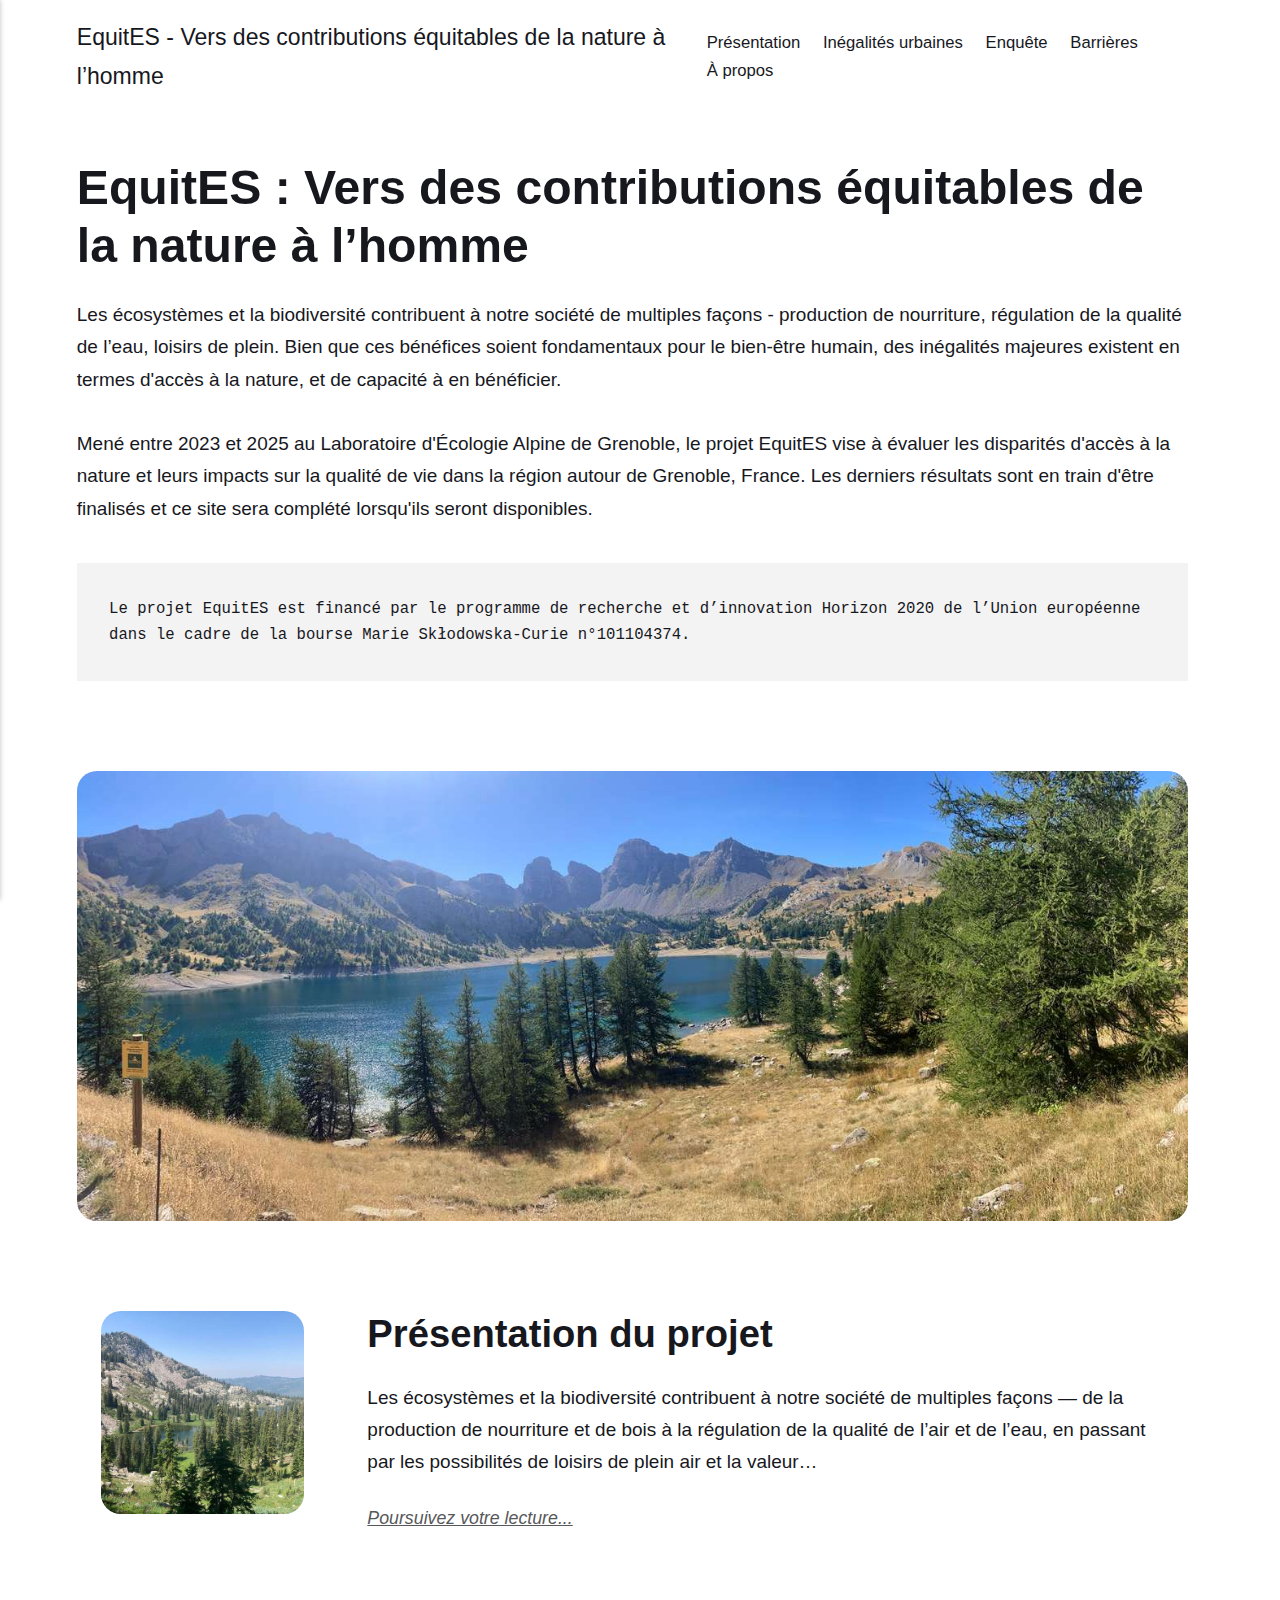
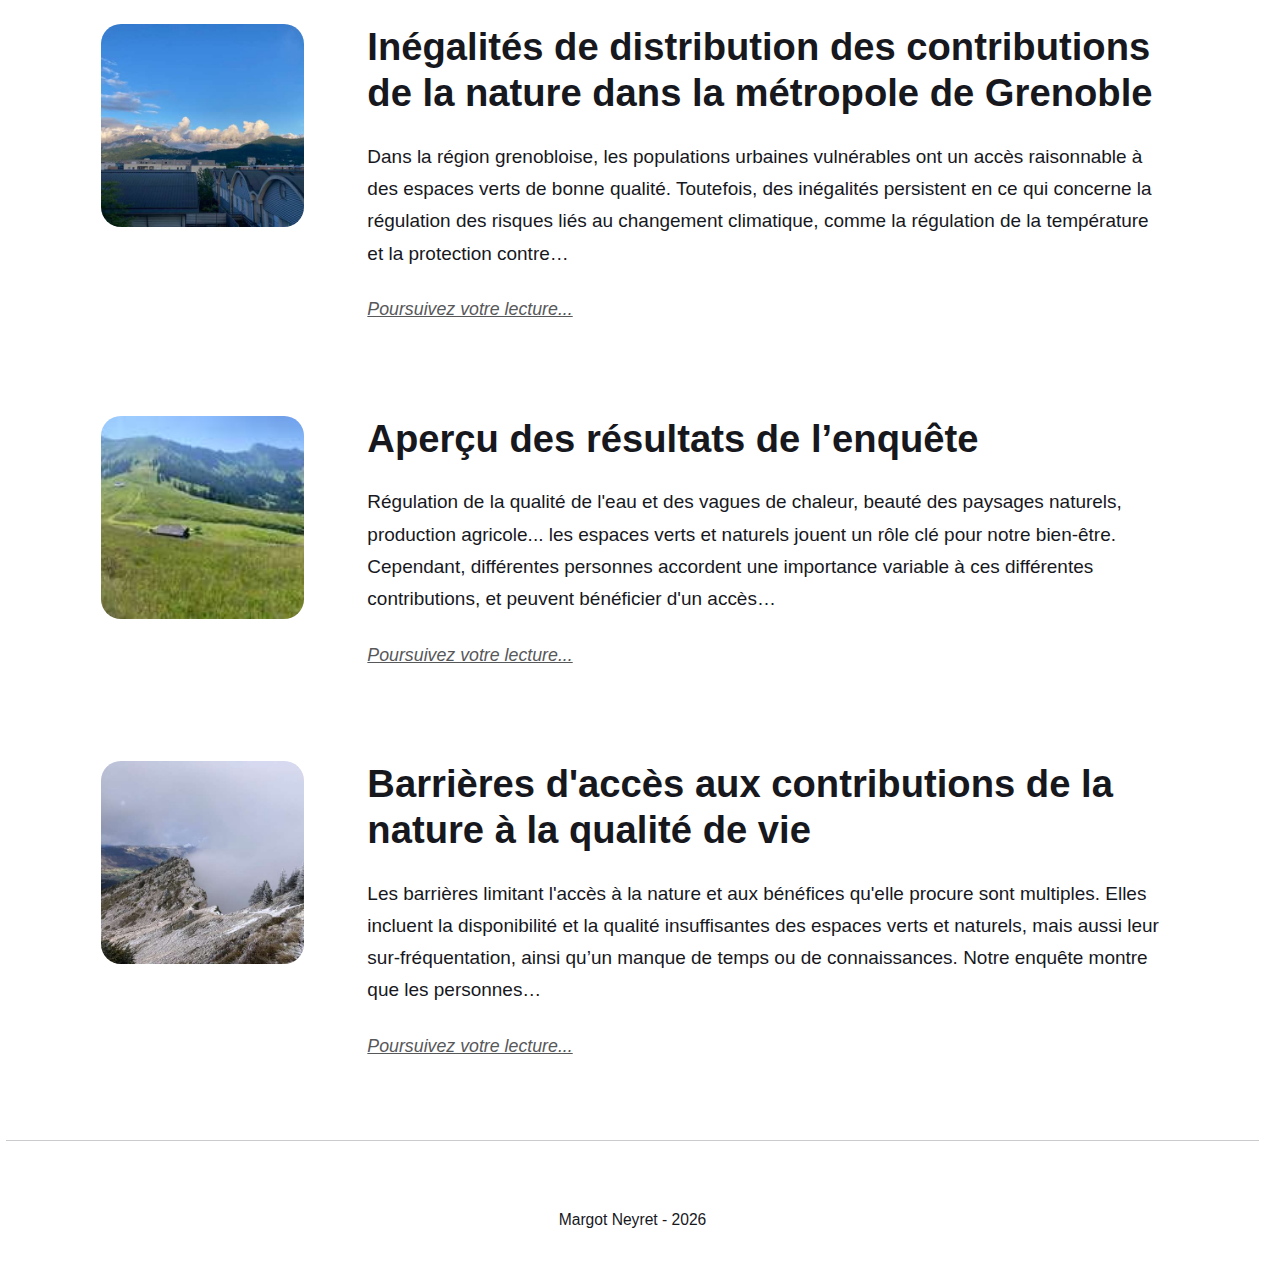
<file: index.html>
<!DOCTYPE html><html lang="en-gb"><head><meta charset="utf-8"><meta http-equiv="X-UA-Compatible" content="IE=edge"><meta name="viewport" content="width=device-width,initial-scale=1"><title>EquitES - Vers des contributions équitables de la nature à l’homme</title><meta name="generator" content="Publii Open-Source CMS for Static Site"><link rel="canonical" href="https://mneyret.github.io/Site-EquitES/"><link rel="alternate" type="application/atom+xml" href="https://mneyret.github.io/Site-EquitES/feed.xml" title="EquitES - Vers des contributions équitables de la nature à l’homme - RSS"><link rel="alternate" type="application/json" href="https://mneyret.github.io/Site-EquitES/feed.json" title="EquitES - Vers des contributions équitables de la nature à l’homme - JSON"><meta property="og:title" content="EquitES - Vers des contributions équitables de la nature à l’homme"><meta property="og:site_name" content="EquitES - Vers des contributions équitables de la nature à l’homme"><meta property="og:description" content=""><meta property="og:url" content="https://mneyret.github.io/Site-EquitES/"><meta property="og:type" content="website"><link rel="stylesheet" href="https://mneyret.github.io/Site-EquitES/assets/css/style.css?v=93b1700b91924acd15abb00d64ba3e7f"><script type="application/ld+json">{"@context":"http://schema.org","@type":"Organization","name":"EquitES - Vers des contributions équitables de la nature à l’homme","url":"https://mneyret.github.io/Site-EquitES/"}</script><noscript><style>img[loading] {
                    opacity: 1;
                }</style></noscript></head><body class="home-template"><header class="top js-header"><a class="logo" href="https://mneyret.github.io/Site-EquitES/">EquitES - Vers des contributions équitables de la nature à l’homme</a><nav class="navbar js-navbar"><button class="navbar__toggle js-toggle" aria-label="Menu" aria-haspopup="true" aria-expanded="false"><span class="navbar__toggle-box"><span class="navbar__toggle-inner">Menu</span></span></button><ul class="navbar__menu"><li><a href="https://mneyret.github.io/Site-EquitES/equites-pour-des-contributions-equitables-de-la-nature-a-la-societe.html" target="_self">Présentation</a></li><li><a href="https://mneyret.github.io/Site-EquitES/disparities-in-urban-ncp-in-the-grenoble-metropolis.html" target="_self">Inégalités urbaines</a></li><li><a href="https://mneyret.github.io/Site-EquitES/apercu-des-resultats-de-lenquete.html" target="_self">Enquête</a></li><li><a href="https://mneyret.github.io/Site-EquitES/barrieres.html" target="_self">Barrières</a></li><li><a href="https://mneyret.github.io/Site-EquitES/equites-pour-des-contributions-equitables-de-la-nature-a-la-societe-2.html" target="_self">À propos</a></li></ul></nav></header><main><div class="hero"><header class="hero__content"><div class="wrapper"><h1>EquitES : Vers des contributions équitables de la nature à l’homme</h1><p>Les écosystèmes et la biodiversité contribuent à notre société de multiples façons - production de nourriture, régulation de la qualité de l’eau, loisirs de plein. Bien que ces bénéfices soient fondamentaux pour le bien-être humain, des inégalités majeures existent en termes d'accès à la nature, et de capacité à en bénéficier.<br><br>Mené entre 2023 et 2025 au Laboratoire d'Écologie Alpine de Grenoble, le projet EquitES vise à évaluer les disparités d'accès à la nature et leurs impacts sur la qualité de vie dans la région autour de Grenoble, France. Les derniers résultats sont en train d'être finalisés et ce site sera complété lorsqu'ils seront disponibles.</p><pre>Le projet EquitES est financé par le programme de recherche et d’innovation Horizon 2020 de l’Union européenne dans le cadre de la bourse Marie Skłodowska-Curie n°101104374.</pre></div></header><figure class="hero__image"><div class="hero__image-wrapper"><img src="https://mneyret.github.io/Site-EquitES/media/website/E0F7850E-52CE-4BFC-9BC1-90CB7822224C_1_102_o.jpeg" srcset="https://mneyret.github.io/Site-EquitES/media/website/responsive/E0F7850E-52CE-4BFC-9BC1-90CB7822224C_1_102_o-xs.jpeg 640w, https://mneyret.github.io/Site-EquitES/media/website/responsive/E0F7850E-52CE-4BFC-9BC1-90CB7822224C_1_102_o-sm.jpeg 768w, https://mneyret.github.io/Site-EquitES/media/website/responsive/E0F7850E-52CE-4BFC-9BC1-90CB7822224C_1_102_o-md.jpeg 1024w, https://mneyret.github.io/Site-EquitES/media/website/responsive/E0F7850E-52CE-4BFC-9BC1-90CB7822224C_1_102_o-lg.jpeg 1366w, https://mneyret.github.io/Site-EquitES/media/website/responsive/E0F7850E-52CE-4BFC-9BC1-90CB7822224C_1_102_o-xl.jpeg 1600w, https://mneyret.github.io/Site-EquitES/media/website/responsive/E0F7850E-52CE-4BFC-9BC1-90CB7822224C_1_102_o-2xl.jpeg 1920w" sizes="88vw" loading="eager" width="2674" height="1175" alt=""></div></figure></div><div class="wrapper feed"><article class="feed__item feed__item--centered"><figure class="feed__image"><img src="https://mneyret.github.io/Site-EquitES/media/posts/1/D269F00D-45D3-43D0-BE1E-8B1241D88C0D_1_102_o.jpeg" srcset="https://mneyret.github.io/Site-EquitES/media/posts/1/responsive/D269F00D-45D3-43D0-BE1E-8B1241D88C0D_1_102_o-xs.jpeg 640w, https://mneyret.github.io/Site-EquitES/media/posts/1/responsive/D269F00D-45D3-43D0-BE1E-8B1241D88C0D_1_102_o-sm.jpeg 768w, https://mneyret.github.io/Site-EquitES/media/posts/1/responsive/D269F00D-45D3-43D0-BE1E-8B1241D88C0D_1_102_o-md.jpeg 1024w" sizes="(min-width: 600px) calc(4.38vw + 143px), 87.86vw" loading="lazy" height="1536" width="2048" alt=""></figure><div class="feed__content"><header><h2 class="feed__title"><a href="https://mneyret.github.io/Site-EquitES/equites-pour-des-contributions-equitables-de-la-nature-a-la-societe.html">Présentation du projet</a></h2></header><p>Les écosystèmes et la biodiversité contribuent à notre société de multiples façons — de la production de nourriture et de bois à la régulation de la qualité de l’air et de l’eau, en passant par les possibilités de loisirs de plein air et la valeur&hellip;</p><a href="https://mneyret.github.io/Site-EquitES/equites-pour-des-contributions-equitables-de-la-nature-a-la-societe.html" class="readmore feed__readmore">Poursuivez votre lecture...</a></div></article><article class="feed__item feed__item--centered"><figure class="feed__image"><img src="https://mneyret.github.io/Site-EquitES/media/posts/3/90CDF968-59B1-4D33-983F-201263430A3F_1_102_o.jpeg" srcset="https://mneyret.github.io/Site-EquitES/media/posts/3/responsive/90CDF968-59B1-4D33-983F-201263430A3F_1_102_o-xs.jpeg 640w, https://mneyret.github.io/Site-EquitES/media/posts/3/responsive/90CDF968-59B1-4D33-983F-201263430A3F_1_102_o-sm.jpeg 768w, https://mneyret.github.io/Site-EquitES/media/posts/3/responsive/90CDF968-59B1-4D33-983F-201263430A3F_1_102_o-md.jpeg 1024w" sizes="(min-width: 600px) calc(4.38vw + 143px), 87.86vw" loading="lazy" height="1536" width="2048" alt=""></figure><div class="feed__content"><header><h2 class="feed__title"><a href="https://mneyret.github.io/Site-EquitES/disparities-in-urban-ncp-in-the-grenoble-metropolis.html">Inégalités de distribution des contributions de la nature dans la métropole de Grenoble</a></h2></header><p>Dans la région grenobloise, les populations urbaines vulnérables ont un accès raisonnable à des espaces verts de bonne qualité. Toutefois, des inégalités persistent en ce qui concerne la régulation des risques liés au changement climatique, comme la régulation de la température et la protection contre&hellip;</p><a href="https://mneyret.github.io/Site-EquitES/disparities-in-urban-ncp-in-the-grenoble-metropolis.html" class="readmore feed__readmore">Poursuivez votre lecture...</a></div></article><article class="feed__item feed__item--centered"><figure class="feed__image"><img src="https://mneyret.github.io/Site-EquitES/media/posts/4/918D808A-538E-4960-BA26-09824F7EFE4F_1_102_o.jpeg" srcset="https://mneyret.github.io/Site-EquitES/media/posts/4/responsive/918D808A-538E-4960-BA26-09824F7EFE4F_1_102_o-xs.jpeg 640w, https://mneyret.github.io/Site-EquitES/media/posts/4/responsive/918D808A-538E-4960-BA26-09824F7EFE4F_1_102_o-sm.jpeg 768w, https://mneyret.github.io/Site-EquitES/media/posts/4/responsive/918D808A-538E-4960-BA26-09824F7EFE4F_1_102_o-md.jpeg 1024w" sizes="(min-width: 600px) calc(4.38vw + 143px), 87.86vw" loading="lazy" height="855" width="3675" alt=""></figure><div class="feed__content"><header><h2 class="feed__title"><a href="https://mneyret.github.io/Site-EquitES/apercu-des-resultats-de-lenquete.html">Aperçu des résultats de l’enquête</a></h2></header><p>Régulation de la qualité de l'eau et des vagues de chaleur, beauté des paysages naturels, production agricole... les espaces verts et naturels jouent un rôle clé pour notre bien-être. Cependant, différentes personnes accordent une importance variable à ces différentes contributions, et peuvent bénéficier d'un accès&hellip;</p><a href="https://mneyret.github.io/Site-EquitES/apercu-des-resultats-de-lenquete.html" class="readmore feed__readmore">Poursuivez votre lecture...</a></div></article><article class="feed__item feed__item--centered"><figure class="feed__image"><img src="https://mneyret.github.io/Site-EquitES/media/posts/6/411BCD8E-1F89-4D16-A4FD-612B8B9A324C_1_102_o.jpeg" srcset="https://mneyret.github.io/Site-EquitES/media/posts/6/responsive/411BCD8E-1F89-4D16-A4FD-612B8B9A324C_1_102_o-xs.jpeg 640w, https://mneyret.github.io/Site-EquitES/media/posts/6/responsive/411BCD8E-1F89-4D16-A4FD-612B8B9A324C_1_102_o-sm.jpeg 768w, https://mneyret.github.io/Site-EquitES/media/posts/6/responsive/411BCD8E-1F89-4D16-A4FD-612B8B9A324C_1_102_o-md.jpeg 1024w" sizes="(min-width: 600px) calc(4.38vw + 143px), 87.86vw" loading="lazy" height="1536" width="2048" alt=""></figure><div class="feed__content"><header><h2 class="feed__title"><a href="https://mneyret.github.io/Site-EquitES/barrieres.html">Barrières d&#x27;accès aux contributions de la nature à la qualité de vie</a></h2></header><p>Les barrières limitant l'accès à la nature et aux bénéfices qu'elle procure sont multiples. Elles incluent la disponibilité et la qualité insuffisantes des espaces verts et naturels, mais aussi leur sur-fréquentation, ainsi qu’un manque de temps ou de connaissances. Notre enquête montre que les personnes&hellip;</p><a href="https://mneyret.github.io/Site-EquitES/barrieres.html" class="readmore feed__readmore">Poursuivez votre lecture...</a></div></article></div></main><footer class="footer"><div class="wrapper"><div class="footer__copyright"><p>Margot Neyret - 2026</p></div><button id="backToTop" class="footer__bttop" aria-label="Retourner en haut" title="Retourner en haut"><svg width="20" height="20"><use xlink:href="https://mneyret.github.io/Site-EquitES/assets/svg/svg-map.svg#toparrow"/></svg></button></div></footer><script defer="defer" src="https://mneyret.github.io/Site-EquitES/assets/js/scripts.min.js?v=d0fc1030089a37f93a2d51bf6d07565c"></script><script>window.publiiThemeMenuConfig={mobileMenuMode:'sidebar',animationSpeed:300,submenuWidth: 'auto',doubleClickTime:500,mobileMenuExpandableSubmenus:true,relatedContainerForOverlayMenuSelector:'.top'};</script><script>var images = document.querySelectorAll('img[loading]');
        for (var i = 0; i < images.length; i++) {
            if (images[i].complete) {
                images[i].classList.add('is-loaded');
            } else {
                images[i].addEventListener('load', function () {
                    this.classList.add('is-loaded');
                }, false);
            }
        }</script></body></html>
</file>
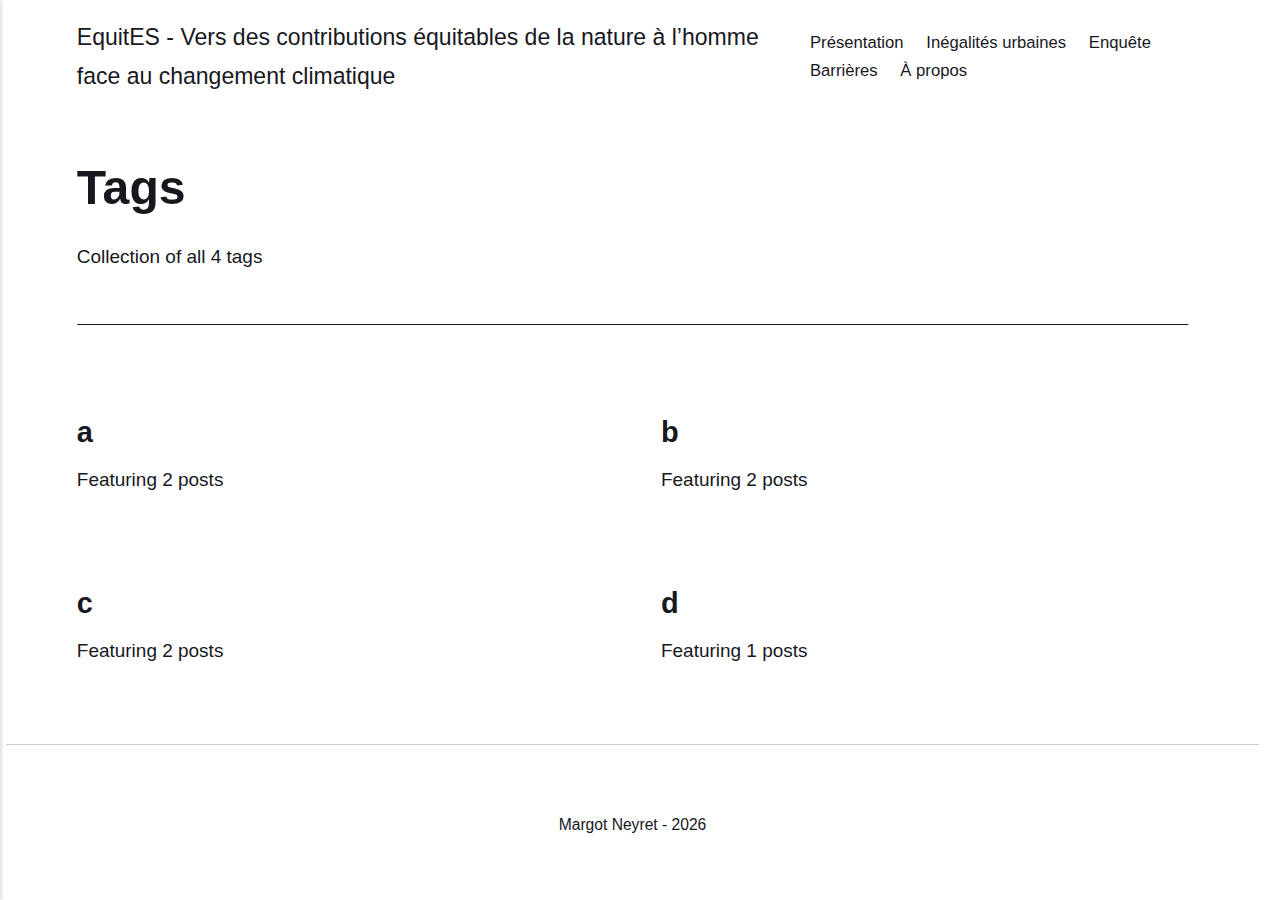
<file: tags/index.html>
<!DOCTYPE html><html lang="en-gb"><head><meta charset="utf-8"><meta http-equiv="X-UA-Compatible" content="IE=edge"><meta name="viewport" content="width=device-width,initial-scale=1"><title>All tags - EquitES - Vers des contributions équitables de la nature à l’homme face au changement climatique</title><meta name="robots" content="noindex, follow"><meta name="generator" content="Publii Open-Source CMS for Static Site"><link rel="alternate" type="application/atom+xml" href="https://mneyret.github.io/Site-EquitES/feed.xml" title="EquitES - Vers des contributions équitables de la nature à l’homme face au changement climatique - RSS"><link rel="alternate" type="application/json" href="https://mneyret.github.io/Site-EquitES/feed.json" title="EquitES - Vers des contributions équitables de la nature à l’homme face au changement climatique - JSON"><meta property="og:title" content="EquitES - Vers des contributions équitables de la nature à l’homme face au changement climatique"><meta property="og:site_name" content="EquitES - Vers des contributions équitables de la nature à l’homme face au changement climatique"><meta property="og:description" content=""><meta property="og:url" content="https://mneyret.github.io/Site-EquitES/tags/"><meta property="og:type" content="website"><link rel="stylesheet" href="https://mneyret.github.io/Site-EquitES/assets/css/style.css?v=93b1700b91924acd15abb00d64ba3e7f"><script type="application/ld+json">{"@context":"http://schema.org","@type":"Organization","name":"EquitES - Vers des contributions équitables de la nature à l’homme face au changement climatique","url":"https://mneyret.github.io/Site-EquitES/"}</script><noscript><style>img[loading] {
                    opacity: 1;
                }</style></noscript></head><body class="tags-template"><header class="top js-header"><a class="logo" href="https://mneyret.github.io/Site-EquitES/">EquitES - Vers des contributions équitables de la nature à l’homme face au changement climatique</a><nav class="navbar js-navbar"><button class="navbar__toggle js-toggle" aria-label="Menu" aria-haspopup="true" aria-expanded="false"><span class="navbar__toggle-box"><span class="navbar__toggle-inner">Menu</span></span></button><ul class="navbar__menu"><li><a href="https://mneyret.github.io/Site-EquitES/equites-pour-des-contributions-equitables-de-la-nature-a-la-societe.html" target="_self">Présentation</a></li><li><a href="https://mneyret.github.io/Site-EquitES/disparities-in-urban-ncp-in-the-grenoble-metropolis.html" target="_self">Inégalités urbaines</a></li><li><a href="https://mneyret.github.io/Site-EquitES/apercu-des-resultats-de-lenquete.html" target="_self">Enquête</a></li><li><a href="https://mneyret.github.io/Site-EquitES/barrieres.html" target="_self">Barrières</a></li><li><a href="https://mneyret.github.io/Site-EquitES/equites-pour-des-contributions-equitables-de-la-nature-a-la-societe-2.html" target="_self">À propos</a></li></ul></nav></header><main class="page page--tags"><div class="hero hero--noimage"><header class="hero__content"><div class="wrapper"><h1>Tags</h1><p class="page__desc">Collection of all 4 tags</p></div></header></div><div class="wrapper"><ul class="feed feed--grid"><li class="feed__item"><div class="feed__content"><h2 class="h3"><a href="https://mneyret.github.io/Site-EquitES/tags/a/">a</a></h2><p>Featuring 2 posts</p></div></li><li class="feed__item"><div class="feed__content"><h2 class="h3"><a href="https://mneyret.github.io/Site-EquitES/tags/b/">b</a></h2><p>Featuring 2 posts</p></div></li><li class="feed__item"><div class="feed__content"><h2 class="h3"><a href="https://mneyret.github.io/Site-EquitES/tags/c/">c</a></h2><p>Featuring 2 posts</p></div></li><li class="feed__item"><div class="feed__content"><h2 class="h3"><a href="https://mneyret.github.io/Site-EquitES/tags/d/">d</a></h2><p>Featuring 1 posts</p></div></li></ul></div></main><footer class="footer"><div class="wrapper"><div class="footer__copyright"><p>Margot Neyret - 2026</p></div><button id="backToTop" class="footer__bttop" aria-label="Retourner en haut" title="Retourner en haut"><svg width="20" height="20"><use xlink:href="https://mneyret.github.io/Site-EquitES/assets/svg/svg-map.svg#toparrow"/></svg></button></div></footer><script defer="defer" src="https://mneyret.github.io/Site-EquitES/assets/js/scripts.min.js?v=d0fc1030089a37f93a2d51bf6d07565c"></script><script>window.publiiThemeMenuConfig={mobileMenuMode:'sidebar',animationSpeed:300,submenuWidth: 'auto',doubleClickTime:500,mobileMenuExpandableSubmenus:true,relatedContainerForOverlayMenuSelector:'.top'};</script><script>var images = document.querySelectorAll('img[loading]');
        for (var i = 0; i < images.length; i++) {
            if (images[i].complete) {
                images[i].classList.add('is-loaded');
            } else {
                images[i].addEventListener('load', function () {
                    this.classList.add('is-loaded');
                }, false);
            }
        }</script></body></html>
</file>
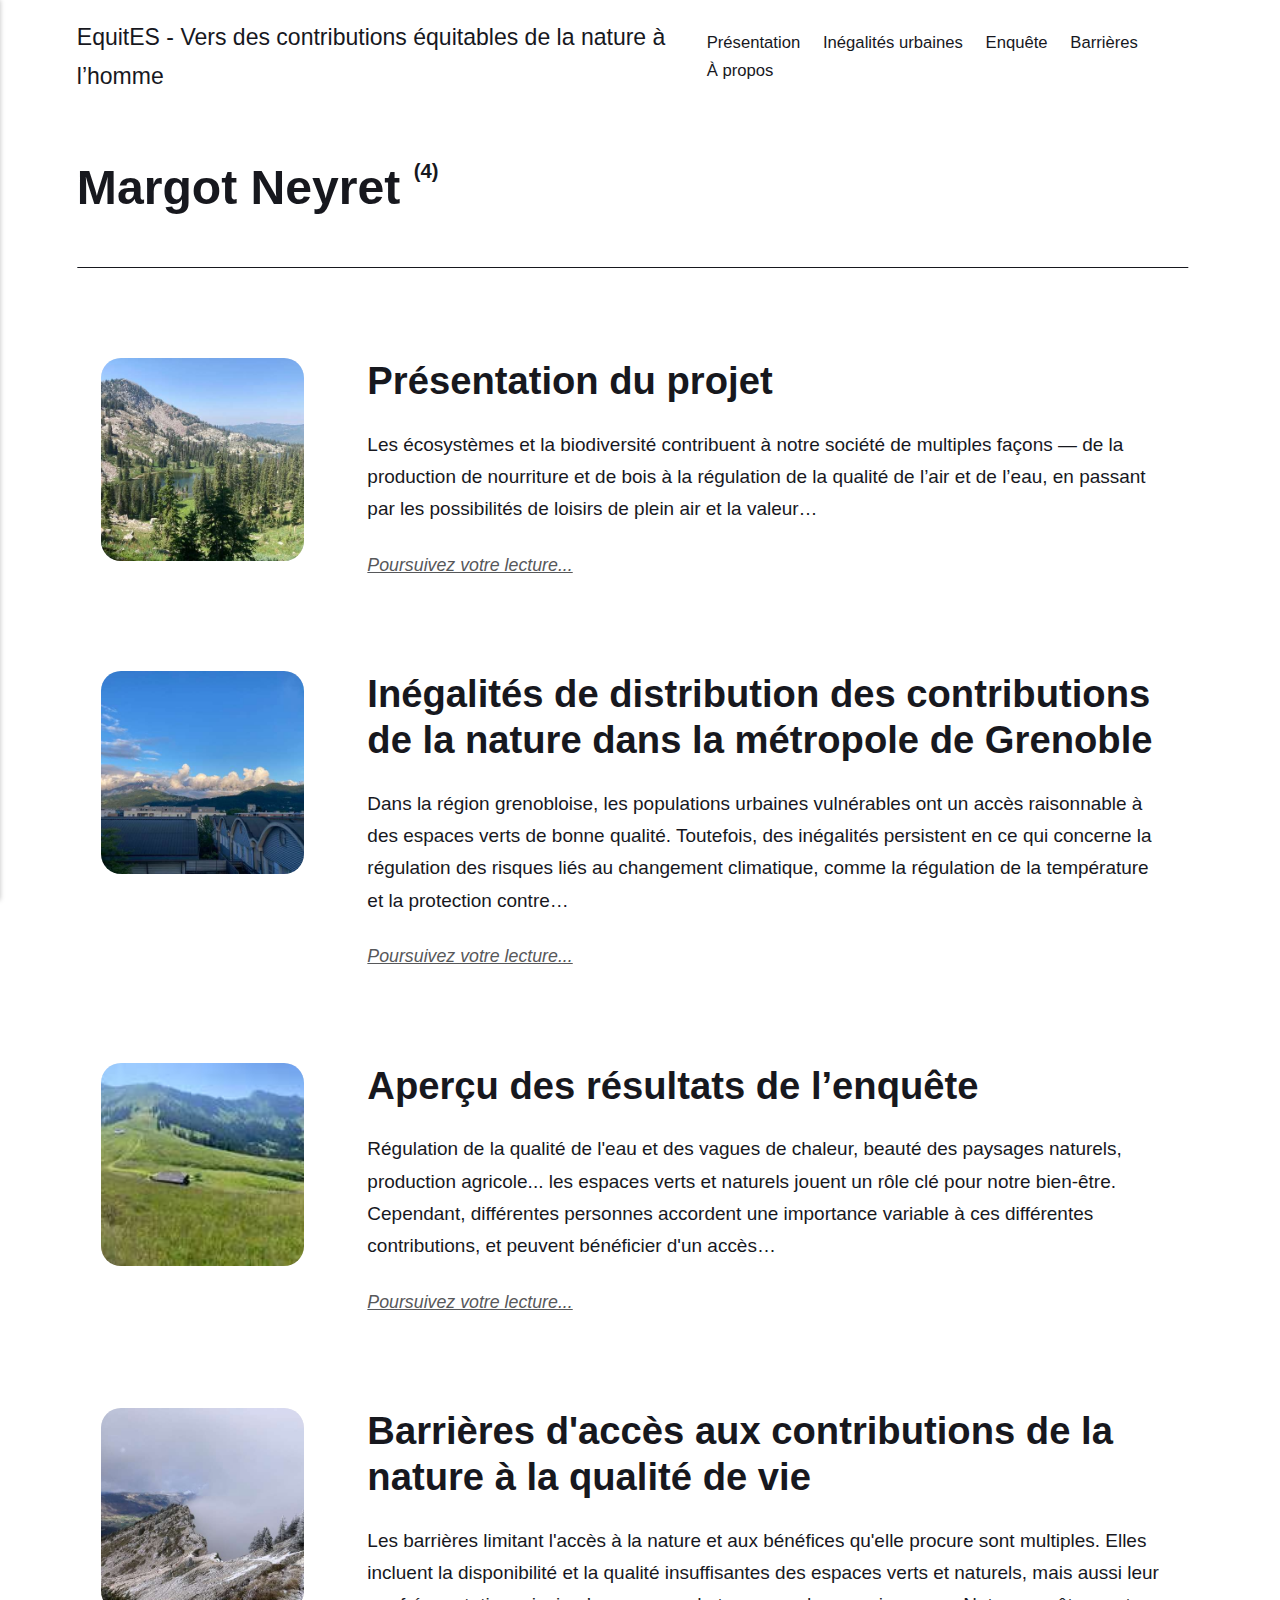
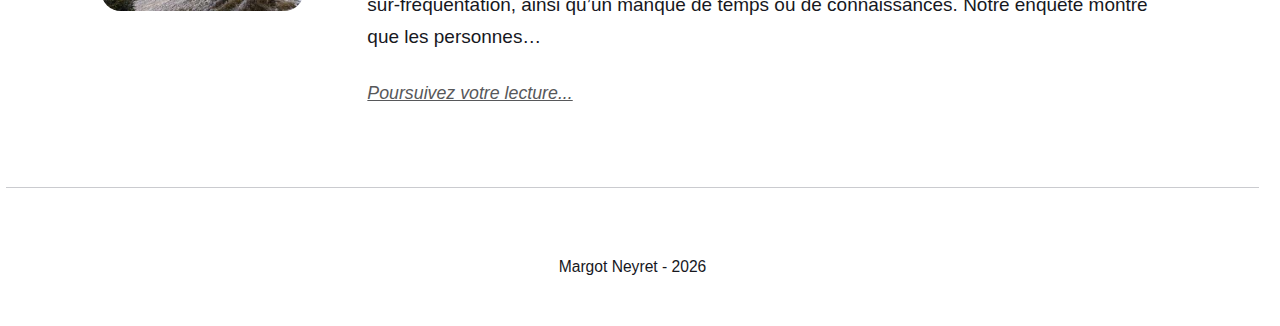
<file: authors/margot-neyret/index.html>
<!DOCTYPE html><html lang="en-gb"><head><meta charset="utf-8"><meta http-equiv="X-UA-Compatible" content="IE=edge"><meta name="viewport" content="width=device-width,initial-scale=1"><title>Author: Margot Neyret - EquitES - Vers des contributions équitables de la nature à l’homme</title><meta name="robots" content="noindex, follow"><meta name="generator" content="Publii Open-Source CMS for Static Site"><link rel="alternate" type="application/atom+xml" href="https://mneyret.github.io/Site-EquitES/feed.xml" title="EquitES - Vers des contributions équitables de la nature à l’homme - RSS"><link rel="alternate" type="application/json" href="https://mneyret.github.io/Site-EquitES/feed.json" title="EquitES - Vers des contributions équitables de la nature à l’homme - JSON"><meta property="og:title" content="Margot Neyret"><meta property="og:site_name" content="EquitES - Vers des contributions équitables de la nature à l’homme"><meta property="og:description" content=""><meta property="og:url" content="https://mneyret.github.io/Site-EquitES/authors/margot-neyret/"><meta property="og:type" content="website"><link rel="stylesheet" href="https://mneyret.github.io/Site-EquitES/assets/css/style.css?v=93b1700b91924acd15abb00d64ba3e7f"><script type="application/ld+json">{"@context":"http://schema.org","@type":"Organization","name":"EquitES - Vers des contributions équitables de la nature à l’homme","url":"https://mneyret.github.io/Site-EquitES/"}</script><noscript><style>img[loading] {
                    opacity: 1;
                }</style></noscript></head><body class="author-template"><header class="top js-header"><a class="logo" href="https://mneyret.github.io/Site-EquitES/">EquitES - Vers des contributions équitables de la nature à l’homme</a><nav class="navbar js-navbar"><button class="navbar__toggle js-toggle" aria-label="Menu" aria-haspopup="true" aria-expanded="false"><span class="navbar__toggle-box"><span class="navbar__toggle-inner">Menu</span></span></button><ul class="navbar__menu"><li><a href="https://mneyret.github.io/Site-EquitES/equites-pour-des-contributions-equitables-de-la-nature-a-la-societe.html" target="_self">Présentation</a></li><li><a href="https://mneyret.github.io/Site-EquitES/disparities-in-urban-ncp-in-the-grenoble-metropolis.html" target="_self">Inégalités urbaines</a></li><li><a href="https://mneyret.github.io/Site-EquitES/apercu-des-resultats-de-lenquete.html" target="_self">Enquête</a></li><li><a href="https://mneyret.github.io/Site-EquitES/barrieres.html" target="_self">Barrières</a></li><li><a href="https://mneyret.github.io/Site-EquitES/equites-pour-des-contributions-equitables-de-la-nature-a-la-societe-2.html" target="_self">À propos</a></li></ul></nav></header><main class="page page--author"><div class="hero hero--noimage"><header class="hero__content"><div class="wrapper page--author__wrapper"><div><h1>Margot Neyret <sup>(4)</sup></h1></div></div></header></div><div class="wrapper feed"><article class="feed__item feed__item--centered"><figure class="feed__image"><img src="https://mneyret.github.io/Site-EquitES/media/posts/1/D269F00D-45D3-43D0-BE1E-8B1241D88C0D_1_102_o.jpeg" srcset="https://mneyret.github.io/Site-EquitES/media/posts/1/responsive/D269F00D-45D3-43D0-BE1E-8B1241D88C0D_1_102_o-xs.jpeg 640w, https://mneyret.github.io/Site-EquitES/media/posts/1/responsive/D269F00D-45D3-43D0-BE1E-8B1241D88C0D_1_102_o-sm.jpeg 768w, https://mneyret.github.io/Site-EquitES/media/posts/1/responsive/D269F00D-45D3-43D0-BE1E-8B1241D88C0D_1_102_o-md.jpeg 1024w" sizes="(min-width: 600px) calc(4.38vw + 143px), 87.86vw" loading="lazy" height="1536" width="2048" alt=""></figure><div class="feed__content"><header><h2 class="feed__title"><a href="https://mneyret.github.io/Site-EquitES/equites-pour-des-contributions-equitables-de-la-nature-a-la-societe.html">Présentation du projet</a></h2></header><p>Les écosystèmes et la biodiversité contribuent à notre société de multiples façons — de la production de nourriture et de bois à la régulation de la qualité de l’air et de l’eau, en passant par les possibilités de loisirs de plein air et la valeur&hellip;</p><a href="https://mneyret.github.io/Site-EquitES/equites-pour-des-contributions-equitables-de-la-nature-a-la-societe.html" class="readmore feed__readmore">Poursuivez votre lecture...</a></div></article><article class="feed__item feed__item--centered"><figure class="feed__image"><img src="https://mneyret.github.io/Site-EquitES/media/posts/3/90CDF968-59B1-4D33-983F-201263430A3F_1_102_o.jpeg" srcset="https://mneyret.github.io/Site-EquitES/media/posts/3/responsive/90CDF968-59B1-4D33-983F-201263430A3F_1_102_o-xs.jpeg 640w, https://mneyret.github.io/Site-EquitES/media/posts/3/responsive/90CDF968-59B1-4D33-983F-201263430A3F_1_102_o-sm.jpeg 768w, https://mneyret.github.io/Site-EquitES/media/posts/3/responsive/90CDF968-59B1-4D33-983F-201263430A3F_1_102_o-md.jpeg 1024w" sizes="(min-width: 600px) calc(4.38vw + 143px), 87.86vw" loading="lazy" height="1536" width="2048" alt=""></figure><div class="feed__content"><header><h2 class="feed__title"><a href="https://mneyret.github.io/Site-EquitES/disparities-in-urban-ncp-in-the-grenoble-metropolis.html">Inégalités de distribution des contributions de la nature dans la métropole de Grenoble</a></h2></header><p>Dans la région grenobloise, les populations urbaines vulnérables ont un accès raisonnable à des espaces verts de bonne qualité. Toutefois, des inégalités persistent en ce qui concerne la régulation des risques liés au changement climatique, comme la régulation de la température et la protection contre&hellip;</p><a href="https://mneyret.github.io/Site-EquitES/disparities-in-urban-ncp-in-the-grenoble-metropolis.html" class="readmore feed__readmore">Poursuivez votre lecture...</a></div></article><article class="feed__item feed__item--centered"><figure class="feed__image"><img src="https://mneyret.github.io/Site-EquitES/media/posts/4/918D808A-538E-4960-BA26-09824F7EFE4F_1_102_o.jpeg" srcset="https://mneyret.github.io/Site-EquitES/media/posts/4/responsive/918D808A-538E-4960-BA26-09824F7EFE4F_1_102_o-xs.jpeg 640w, https://mneyret.github.io/Site-EquitES/media/posts/4/responsive/918D808A-538E-4960-BA26-09824F7EFE4F_1_102_o-sm.jpeg 768w, https://mneyret.github.io/Site-EquitES/media/posts/4/responsive/918D808A-538E-4960-BA26-09824F7EFE4F_1_102_o-md.jpeg 1024w" sizes="(min-width: 600px) calc(4.38vw + 143px), 87.86vw" loading="lazy" height="855" width="3675" alt=""></figure><div class="feed__content"><header><h2 class="feed__title"><a href="https://mneyret.github.io/Site-EquitES/apercu-des-resultats-de-lenquete.html">Aperçu des résultats de l’enquête</a></h2></header><p>Régulation de la qualité de l'eau et des vagues de chaleur, beauté des paysages naturels, production agricole... les espaces verts et naturels jouent un rôle clé pour notre bien-être. Cependant, différentes personnes accordent une importance variable à ces différentes contributions, et peuvent bénéficier d'un accès&hellip;</p><a href="https://mneyret.github.io/Site-EquitES/apercu-des-resultats-de-lenquete.html" class="readmore feed__readmore">Poursuivez votre lecture...</a></div></article><article class="feed__item feed__item--centered"><figure class="feed__image"><img src="https://mneyret.github.io/Site-EquitES/media/posts/6/411BCD8E-1F89-4D16-A4FD-612B8B9A324C_1_102_o.jpeg" srcset="https://mneyret.github.io/Site-EquitES/media/posts/6/responsive/411BCD8E-1F89-4D16-A4FD-612B8B9A324C_1_102_o-xs.jpeg 640w, https://mneyret.github.io/Site-EquitES/media/posts/6/responsive/411BCD8E-1F89-4D16-A4FD-612B8B9A324C_1_102_o-sm.jpeg 768w, https://mneyret.github.io/Site-EquitES/media/posts/6/responsive/411BCD8E-1F89-4D16-A4FD-612B8B9A324C_1_102_o-md.jpeg 1024w" sizes="(min-width: 600px) calc(4.38vw + 143px), 87.86vw" loading="lazy" height="1536" width="2048" alt=""></figure><div class="feed__content"><header><h2 class="feed__title"><a href="https://mneyret.github.io/Site-EquitES/barrieres.html">Barrières d&#x27;accès aux contributions de la nature à la qualité de vie</a></h2></header><p>Les barrières limitant l'accès à la nature et aux bénéfices qu'elle procure sont multiples. Elles incluent la disponibilité et la qualité insuffisantes des espaces verts et naturels, mais aussi leur sur-fréquentation, ainsi qu’un manque de temps ou de connaissances. Notre enquête montre que les personnes&hellip;</p><a href="https://mneyret.github.io/Site-EquitES/barrieres.html" class="readmore feed__readmore">Poursuivez votre lecture...</a></div></article></div></main><footer class="footer"><div class="wrapper"><div class="footer__copyright"><p>Margot Neyret - 2026</p></div><button id="backToTop" class="footer__bttop" aria-label="Retourner en haut" title="Retourner en haut"><svg width="20" height="20"><use xlink:href="https://mneyret.github.io/Site-EquitES/assets/svg/svg-map.svg#toparrow"/></svg></button></div></footer><script defer="defer" src="https://mneyret.github.io/Site-EquitES/assets/js/scripts.min.js?v=d0fc1030089a37f93a2d51bf6d07565c"></script><script>window.publiiThemeMenuConfig={mobileMenuMode:'sidebar',animationSpeed:300,submenuWidth: 'auto',doubleClickTime:500,mobileMenuExpandableSubmenus:true,relatedContainerForOverlayMenuSelector:'.top'};</script><script>var images = document.querySelectorAll('img[loading]');
        for (var i = 0; i < images.length; i++) {
            if (images[i].complete) {
                images[i].classList.add('is-loaded');
            } else {
                images[i].addEventListener('load', function () {
                    this.classList.add('is-loaded');
                }, false);
            }
        }</script></body></html>
</file>
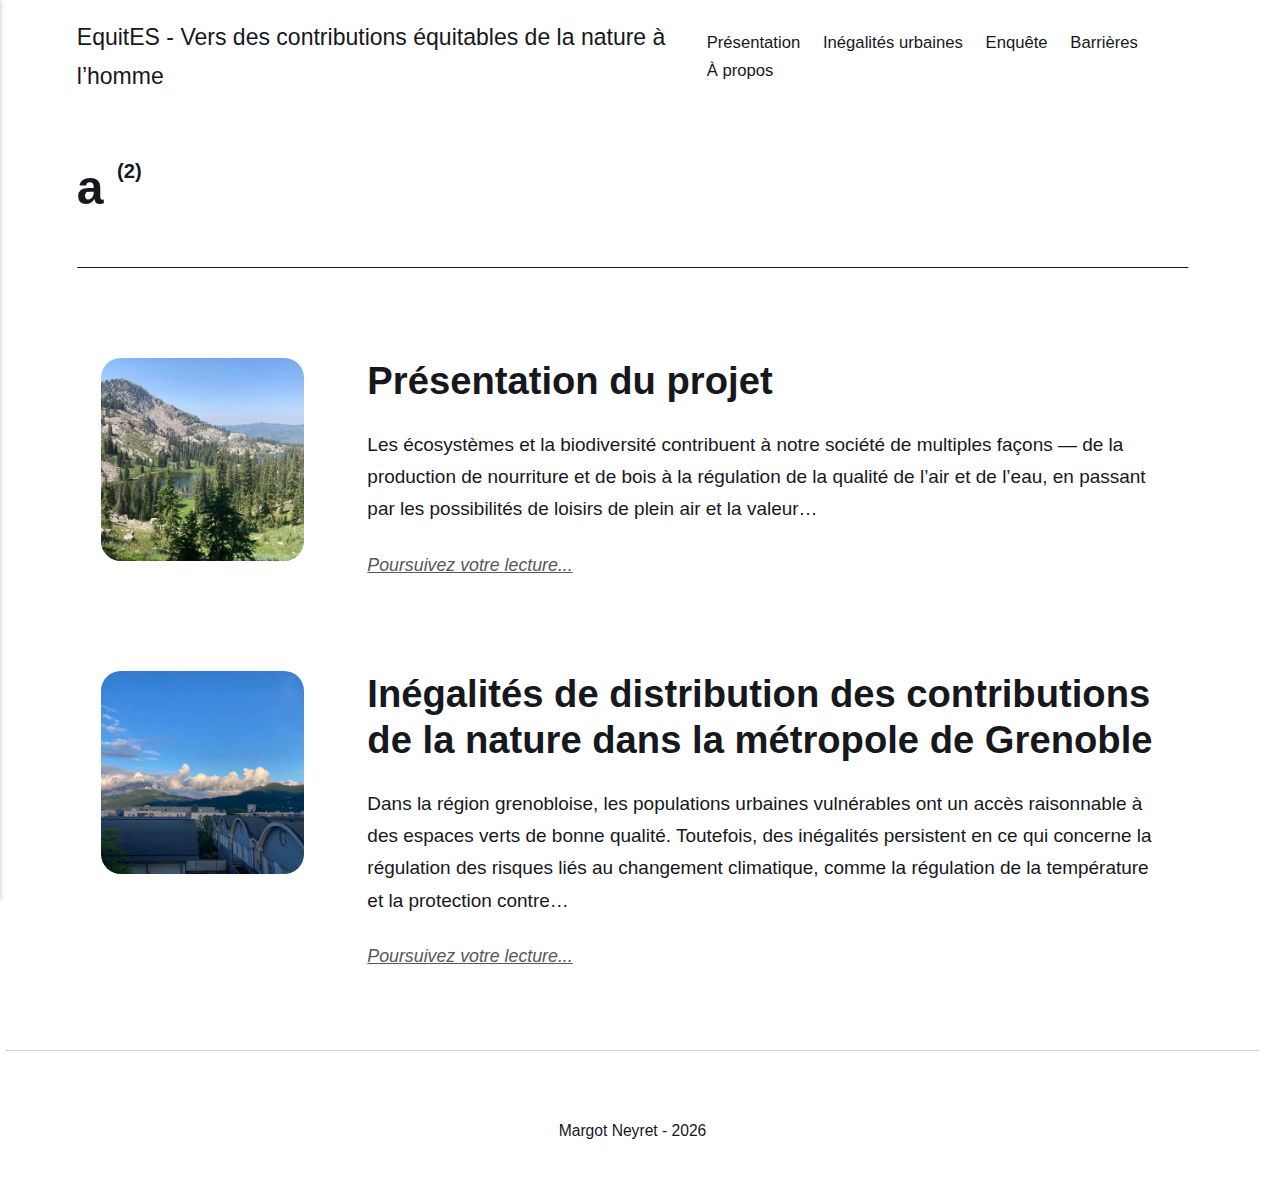
<file: tags/a/index.html>
<!DOCTYPE html><html lang="en-gb"><head><meta charset="utf-8"><meta http-equiv="X-UA-Compatible" content="IE=edge"><meta name="viewport" content="width=device-width,initial-scale=1"><title>Tag: a - EquitES - Vers des contributions équitables de la nature à l’homme</title><meta name="robots" content="noindex, follow"><meta name="generator" content="Publii Open-Source CMS for Static Site"><link rel="alternate" type="application/atom+xml" href="https://mneyret.github.io/Site-EquitES/feed.xml" title="EquitES - Vers des contributions équitables de la nature à l’homme - RSS"><link rel="alternate" type="application/json" href="https://mneyret.github.io/Site-EquitES/feed.json" title="EquitES - Vers des contributions équitables de la nature à l’homme - JSON"><meta property="og:title" content="a"><meta property="og:site_name" content="EquitES - Vers des contributions équitables de la nature à l’homme"><meta property="og:description" content=""><meta property="og:url" content="https://mneyret.github.io/Site-EquitES/tags/a/"><meta property="og:type" content="website"><link rel="stylesheet" href="https://mneyret.github.io/Site-EquitES/assets/css/style.css?v=93b1700b91924acd15abb00d64ba3e7f"><script type="application/ld+json">{"@context":"http://schema.org","@type":"Organization","name":"EquitES - Vers des contributions équitables de la nature à l’homme","url":"https://mneyret.github.io/Site-EquitES/"}</script><noscript><style>img[loading] {
                    opacity: 1;
                }</style></noscript></head><body class="tag-template"><header class="top js-header"><a class="logo" href="https://mneyret.github.io/Site-EquitES/">EquitES - Vers des contributions équitables de la nature à l’homme</a><nav class="navbar js-navbar"><button class="navbar__toggle js-toggle" aria-label="Menu" aria-haspopup="true" aria-expanded="false"><span class="navbar__toggle-box"><span class="navbar__toggle-inner">Menu</span></span></button><ul class="navbar__menu"><li><a href="https://mneyret.github.io/Site-EquitES/equites-pour-des-contributions-equitables-de-la-nature-a-la-societe.html" target="_self">Présentation</a></li><li><a href="https://mneyret.github.io/Site-EquitES/disparities-in-urban-ncp-in-the-grenoble-metropolis.html" target="_self">Inégalités urbaines</a></li><li><a href="https://mneyret.github.io/Site-EquitES/apercu-des-resultats-de-lenquete.html" target="_self">Enquête</a></li><li><a href="https://mneyret.github.io/Site-EquitES/barrieres.html" target="_self">Barrières</a></li><li><a href="https://mneyret.github.io/Site-EquitES/equites-pour-des-contributions-equitables-de-la-nature-a-la-societe-2.html" target="_self">À propos</a></li></ul></nav></header><main class="page page--tag"><div class="hero hero--noimage"><header class="hero__content"><div class="wrapper"><h1>a <sup>(2)</sup></h1></div></header></div><div class="wrapper feed"><article class="feed__item feed__item--centered"><figure class="feed__image"><img src="https://mneyret.github.io/Site-EquitES/media/posts/1/D269F00D-45D3-43D0-BE1E-8B1241D88C0D_1_102_o.jpeg" srcset="https://mneyret.github.io/Site-EquitES/media/posts/1/responsive/D269F00D-45D3-43D0-BE1E-8B1241D88C0D_1_102_o-xs.jpeg 640w, https://mneyret.github.io/Site-EquitES/media/posts/1/responsive/D269F00D-45D3-43D0-BE1E-8B1241D88C0D_1_102_o-sm.jpeg 768w, https://mneyret.github.io/Site-EquitES/media/posts/1/responsive/D269F00D-45D3-43D0-BE1E-8B1241D88C0D_1_102_o-md.jpeg 1024w" sizes="(min-width: 600px) calc(4.38vw + 143px), 87.86vw" loading="lazy" height="1536" width="2048" alt=""></figure><div class="feed__content"><header><h2 class="feed__title"><a href="https://mneyret.github.io/Site-EquitES/equites-pour-des-contributions-equitables-de-la-nature-a-la-societe.html">Présentation du projet</a></h2></header><p>Les écosystèmes et la biodiversité contribuent à notre société de multiples façons — de la production de nourriture et de bois à la régulation de la qualité de l’air et de l’eau, en passant par les possibilités de loisirs de plein air et la valeur&hellip;</p><a href="https://mneyret.github.io/Site-EquitES/equites-pour-des-contributions-equitables-de-la-nature-a-la-societe.html" class="readmore feed__readmore">Poursuivez votre lecture...</a></div></article><article class="feed__item feed__item--centered"><figure class="feed__image"><img src="https://mneyret.github.io/Site-EquitES/media/posts/3/90CDF968-59B1-4D33-983F-201263430A3F_1_102_o.jpeg" srcset="https://mneyret.github.io/Site-EquitES/media/posts/3/responsive/90CDF968-59B1-4D33-983F-201263430A3F_1_102_o-xs.jpeg 640w, https://mneyret.github.io/Site-EquitES/media/posts/3/responsive/90CDF968-59B1-4D33-983F-201263430A3F_1_102_o-sm.jpeg 768w, https://mneyret.github.io/Site-EquitES/media/posts/3/responsive/90CDF968-59B1-4D33-983F-201263430A3F_1_102_o-md.jpeg 1024w" sizes="(min-width: 600px) calc(4.38vw + 143px), 87.86vw" loading="lazy" height="1536" width="2048" alt=""></figure><div class="feed__content"><header><h2 class="feed__title"><a href="https://mneyret.github.io/Site-EquitES/disparities-in-urban-ncp-in-the-grenoble-metropolis.html">Inégalités de distribution des contributions de la nature dans la métropole de Grenoble</a></h2></header><p>Dans la région grenobloise, les populations urbaines vulnérables ont un accès raisonnable à des espaces verts de bonne qualité. Toutefois, des inégalités persistent en ce qui concerne la régulation des risques liés au changement climatique, comme la régulation de la température et la protection contre&hellip;</p><a href="https://mneyret.github.io/Site-EquitES/disparities-in-urban-ncp-in-the-grenoble-metropolis.html" class="readmore feed__readmore">Poursuivez votre lecture...</a></div></article></div></main><footer class="footer"><div class="wrapper"><div class="footer__copyright"><p>Margot Neyret - 2026</p></div><button id="backToTop" class="footer__bttop" aria-label="Retourner en haut" title="Retourner en haut"><svg width="20" height="20"><use xlink:href="https://mneyret.github.io/Site-EquitES/assets/svg/svg-map.svg#toparrow"/></svg></button></div></footer><script defer="defer" src="https://mneyret.github.io/Site-EquitES/assets/js/scripts.min.js?v=d0fc1030089a37f93a2d51bf6d07565c"></script><script>window.publiiThemeMenuConfig={mobileMenuMode:'sidebar',animationSpeed:300,submenuWidth: 'auto',doubleClickTime:500,mobileMenuExpandableSubmenus:true,relatedContainerForOverlayMenuSelector:'.top'};</script><script>var images = document.querySelectorAll('img[loading]');
        for (var i = 0; i < images.length; i++) {
            if (images[i].complete) {
                images[i].classList.add('is-loaded');
            } else {
                images[i].addEventListener('load', function () {
                    this.classList.add('is-loaded');
                }, false);
            }
        }</script></body></html>
</file>
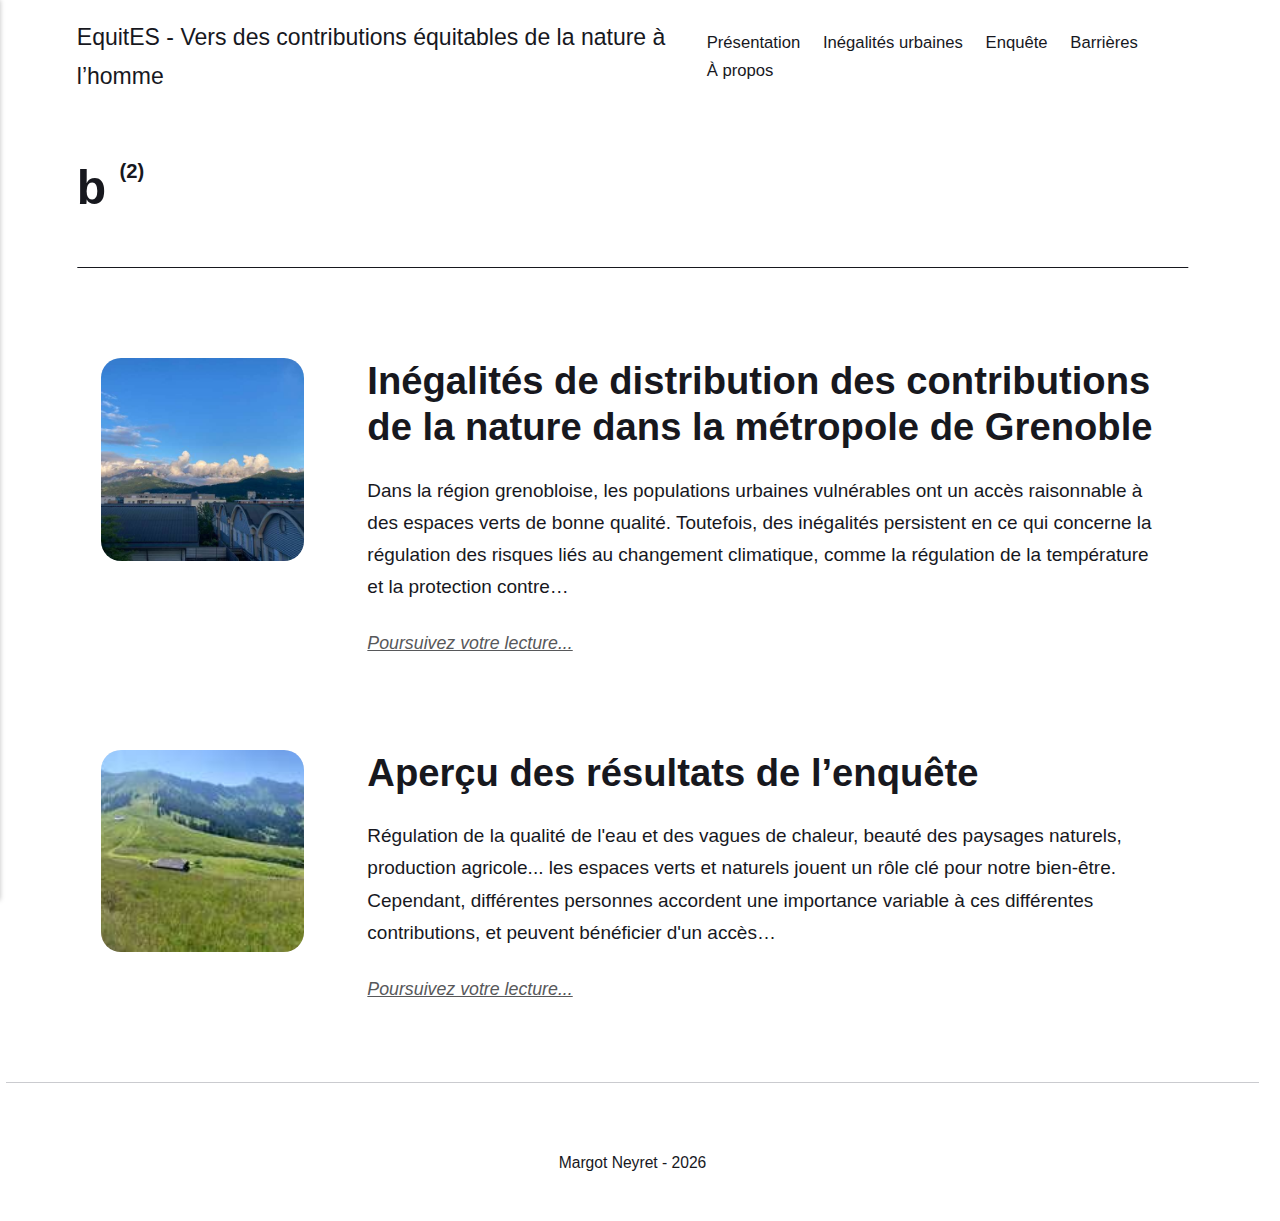
<file: tags/b/index.html>
<!DOCTYPE html><html lang="en-gb"><head><meta charset="utf-8"><meta http-equiv="X-UA-Compatible" content="IE=edge"><meta name="viewport" content="width=device-width,initial-scale=1"><title>Tag: b - EquitES - Vers des contributions équitables de la nature à l’homme</title><meta name="robots" content="noindex, follow"><meta name="generator" content="Publii Open-Source CMS for Static Site"><link rel="alternate" type="application/atom+xml" href="https://mneyret.github.io/Site-EquitES/feed.xml" title="EquitES - Vers des contributions équitables de la nature à l’homme - RSS"><link rel="alternate" type="application/json" href="https://mneyret.github.io/Site-EquitES/feed.json" title="EquitES - Vers des contributions équitables de la nature à l’homme - JSON"><meta property="og:title" content="b"><meta property="og:site_name" content="EquitES - Vers des contributions équitables de la nature à l’homme"><meta property="og:description" content=""><meta property="og:url" content="https://mneyret.github.io/Site-EquitES/tags/b/"><meta property="og:type" content="website"><link rel="stylesheet" href="https://mneyret.github.io/Site-EquitES/assets/css/style.css?v=93b1700b91924acd15abb00d64ba3e7f"><script type="application/ld+json">{"@context":"http://schema.org","@type":"Organization","name":"EquitES - Vers des contributions équitables de la nature à l’homme","url":"https://mneyret.github.io/Site-EquitES/"}</script><noscript><style>img[loading] {
                    opacity: 1;
                }</style></noscript></head><body class="tag-template"><header class="top js-header"><a class="logo" href="https://mneyret.github.io/Site-EquitES/">EquitES - Vers des contributions équitables de la nature à l’homme</a><nav class="navbar js-navbar"><button class="navbar__toggle js-toggle" aria-label="Menu" aria-haspopup="true" aria-expanded="false"><span class="navbar__toggle-box"><span class="navbar__toggle-inner">Menu</span></span></button><ul class="navbar__menu"><li><a href="https://mneyret.github.io/Site-EquitES/equites-pour-des-contributions-equitables-de-la-nature-a-la-societe.html" target="_self">Présentation</a></li><li><a href="https://mneyret.github.io/Site-EquitES/disparities-in-urban-ncp-in-the-grenoble-metropolis.html" target="_self">Inégalités urbaines</a></li><li><a href="https://mneyret.github.io/Site-EquitES/apercu-des-resultats-de-lenquete.html" target="_self">Enquête</a></li><li><a href="https://mneyret.github.io/Site-EquitES/barrieres.html" target="_self">Barrières</a></li><li><a href="https://mneyret.github.io/Site-EquitES/equites-pour-des-contributions-equitables-de-la-nature-a-la-societe-2.html" target="_self">À propos</a></li></ul></nav></header><main class="page page--tag"><div class="hero hero--noimage"><header class="hero__content"><div class="wrapper"><h1>b <sup>(2)</sup></h1></div></header></div><div class="wrapper feed"><article class="feed__item feed__item--centered"><figure class="feed__image"><img src="https://mneyret.github.io/Site-EquitES/media/posts/3/90CDF968-59B1-4D33-983F-201263430A3F_1_102_o.jpeg" srcset="https://mneyret.github.io/Site-EquitES/media/posts/3/responsive/90CDF968-59B1-4D33-983F-201263430A3F_1_102_o-xs.jpeg 640w, https://mneyret.github.io/Site-EquitES/media/posts/3/responsive/90CDF968-59B1-4D33-983F-201263430A3F_1_102_o-sm.jpeg 768w, https://mneyret.github.io/Site-EquitES/media/posts/3/responsive/90CDF968-59B1-4D33-983F-201263430A3F_1_102_o-md.jpeg 1024w" sizes="(min-width: 600px) calc(4.38vw + 143px), 87.86vw" loading="lazy" height="1536" width="2048" alt=""></figure><div class="feed__content"><header><h2 class="feed__title"><a href="https://mneyret.github.io/Site-EquitES/disparities-in-urban-ncp-in-the-grenoble-metropolis.html">Inégalités de distribution des contributions de la nature dans la métropole de Grenoble</a></h2></header><p>Dans la région grenobloise, les populations urbaines vulnérables ont un accès raisonnable à des espaces verts de bonne qualité. Toutefois, des inégalités persistent en ce qui concerne la régulation des risques liés au changement climatique, comme la régulation de la température et la protection contre&hellip;</p><a href="https://mneyret.github.io/Site-EquitES/disparities-in-urban-ncp-in-the-grenoble-metropolis.html" class="readmore feed__readmore">Poursuivez votre lecture...</a></div></article><article class="feed__item feed__item--centered"><figure class="feed__image"><img src="https://mneyret.github.io/Site-EquitES/media/posts/4/918D808A-538E-4960-BA26-09824F7EFE4F_1_102_o.jpeg" srcset="https://mneyret.github.io/Site-EquitES/media/posts/4/responsive/918D808A-538E-4960-BA26-09824F7EFE4F_1_102_o-xs.jpeg 640w, https://mneyret.github.io/Site-EquitES/media/posts/4/responsive/918D808A-538E-4960-BA26-09824F7EFE4F_1_102_o-sm.jpeg 768w, https://mneyret.github.io/Site-EquitES/media/posts/4/responsive/918D808A-538E-4960-BA26-09824F7EFE4F_1_102_o-md.jpeg 1024w" sizes="(min-width: 600px) calc(4.38vw + 143px), 87.86vw" loading="lazy" height="855" width="3675" alt=""></figure><div class="feed__content"><header><h2 class="feed__title"><a href="https://mneyret.github.io/Site-EquitES/apercu-des-resultats-de-lenquete.html">Aperçu des résultats de l’enquête</a></h2></header><p>Régulation de la qualité de l'eau et des vagues de chaleur, beauté des paysages naturels, production agricole... les espaces verts et naturels jouent un rôle clé pour notre bien-être. Cependant, différentes personnes accordent une importance variable à ces différentes contributions, et peuvent bénéficier d'un accès&hellip;</p><a href="https://mneyret.github.io/Site-EquitES/apercu-des-resultats-de-lenquete.html" class="readmore feed__readmore">Poursuivez votre lecture...</a></div></article></div></main><footer class="footer"><div class="wrapper"><div class="footer__copyright"><p>Margot Neyret - 2026</p></div><button id="backToTop" class="footer__bttop" aria-label="Retourner en haut" title="Retourner en haut"><svg width="20" height="20"><use xlink:href="https://mneyret.github.io/Site-EquitES/assets/svg/svg-map.svg#toparrow"/></svg></button></div></footer><script defer="defer" src="https://mneyret.github.io/Site-EquitES/assets/js/scripts.min.js?v=d0fc1030089a37f93a2d51bf6d07565c"></script><script>window.publiiThemeMenuConfig={mobileMenuMode:'sidebar',animationSpeed:300,submenuWidth: 'auto',doubleClickTime:500,mobileMenuExpandableSubmenus:true,relatedContainerForOverlayMenuSelector:'.top'};</script><script>var images = document.querySelectorAll('img[loading]');
        for (var i = 0; i < images.length; i++) {
            if (images[i].complete) {
                images[i].classList.add('is-loaded');
            } else {
                images[i].addEventListener('load', function () {
                    this.classList.add('is-loaded');
                }, false);
            }
        }</script></body></html>
</file>
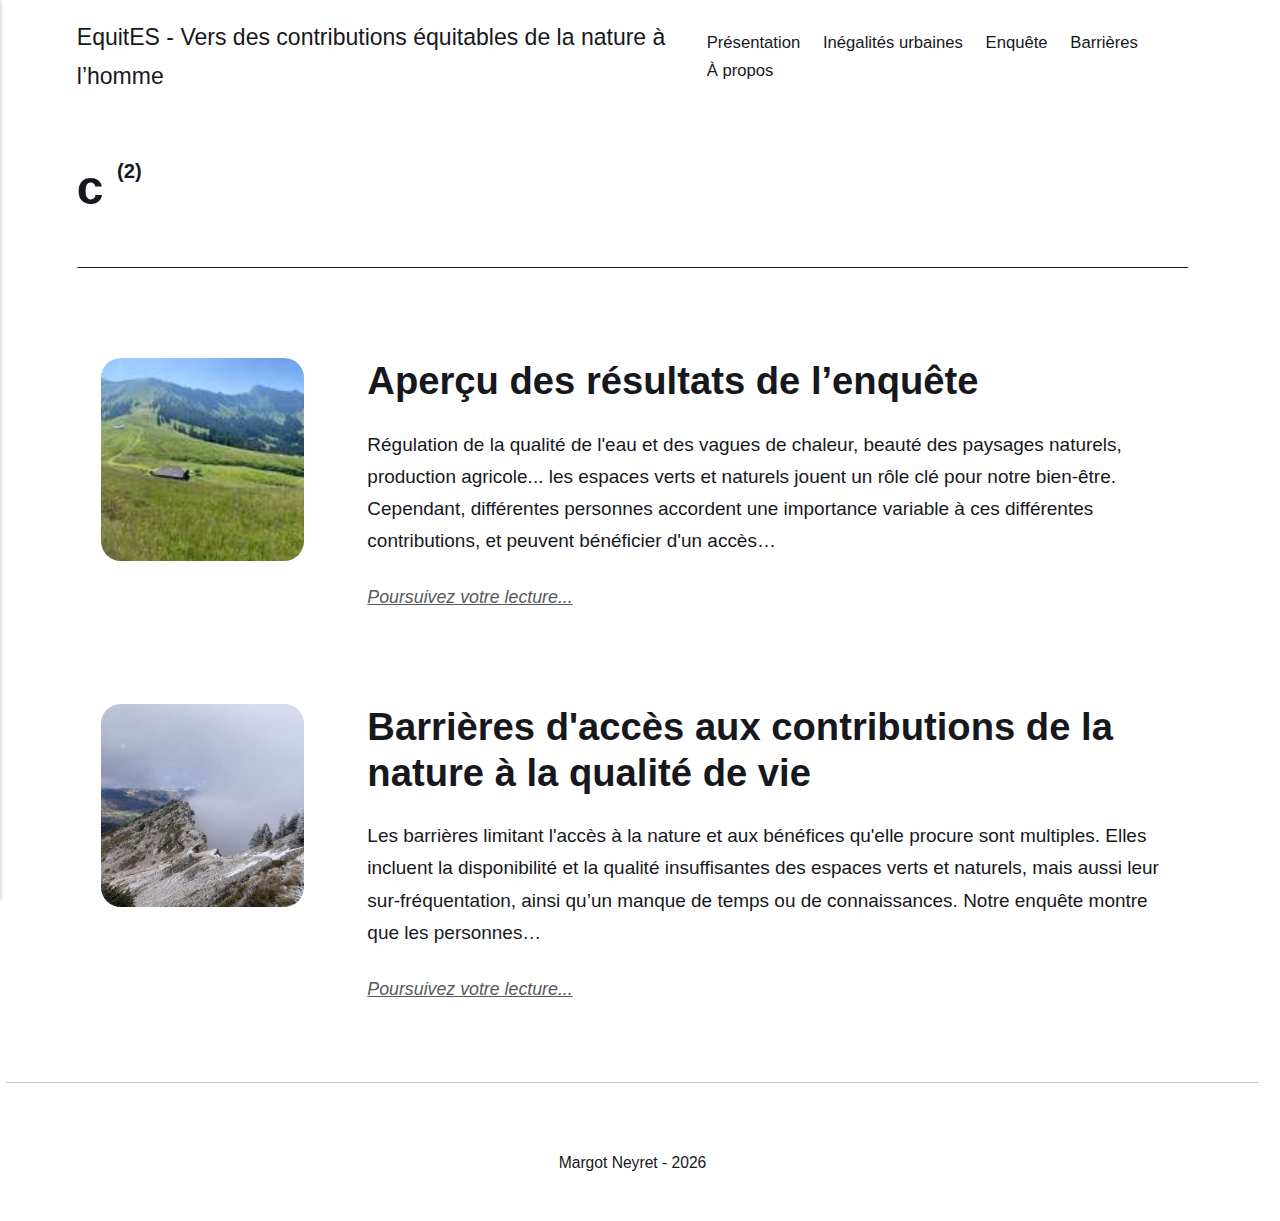
<file: tags/c/index.html>
<!DOCTYPE html><html lang="en-gb"><head><meta charset="utf-8"><meta http-equiv="X-UA-Compatible" content="IE=edge"><meta name="viewport" content="width=device-width,initial-scale=1"><title>Tag: c - EquitES - Vers des contributions équitables de la nature à l’homme</title><meta name="robots" content="noindex, follow"><meta name="generator" content="Publii Open-Source CMS for Static Site"><link rel="alternate" type="application/atom+xml" href="https://mneyret.github.io/Site-EquitES/feed.xml" title="EquitES - Vers des contributions équitables de la nature à l’homme - RSS"><link rel="alternate" type="application/json" href="https://mneyret.github.io/Site-EquitES/feed.json" title="EquitES - Vers des contributions équitables de la nature à l’homme - JSON"><meta property="og:title" content="c"><meta property="og:site_name" content="EquitES - Vers des contributions équitables de la nature à l’homme"><meta property="og:description" content=""><meta property="og:url" content="https://mneyret.github.io/Site-EquitES/tags/c/"><meta property="og:type" content="website"><link rel="stylesheet" href="https://mneyret.github.io/Site-EquitES/assets/css/style.css?v=93b1700b91924acd15abb00d64ba3e7f"><script type="application/ld+json">{"@context":"http://schema.org","@type":"Organization","name":"EquitES - Vers des contributions équitables de la nature à l’homme","url":"https://mneyret.github.io/Site-EquitES/"}</script><noscript><style>img[loading] {
                    opacity: 1;
                }</style></noscript></head><body class="tag-template"><header class="top js-header"><a class="logo" href="https://mneyret.github.io/Site-EquitES/">EquitES - Vers des contributions équitables de la nature à l’homme</a><nav class="navbar js-navbar"><button class="navbar__toggle js-toggle" aria-label="Menu" aria-haspopup="true" aria-expanded="false"><span class="navbar__toggle-box"><span class="navbar__toggle-inner">Menu</span></span></button><ul class="navbar__menu"><li><a href="https://mneyret.github.io/Site-EquitES/equites-pour-des-contributions-equitables-de-la-nature-a-la-societe.html" target="_self">Présentation</a></li><li><a href="https://mneyret.github.io/Site-EquitES/disparities-in-urban-ncp-in-the-grenoble-metropolis.html" target="_self">Inégalités urbaines</a></li><li><a href="https://mneyret.github.io/Site-EquitES/apercu-des-resultats-de-lenquete.html" target="_self">Enquête</a></li><li><a href="https://mneyret.github.io/Site-EquitES/barrieres.html" target="_self">Barrières</a></li><li><a href="https://mneyret.github.io/Site-EquitES/equites-pour-des-contributions-equitables-de-la-nature-a-la-societe-2.html" target="_self">À propos</a></li></ul></nav></header><main class="page page--tag"><div class="hero hero--noimage"><header class="hero__content"><div class="wrapper"><h1>c <sup>(2)</sup></h1></div></header></div><div class="wrapper feed"><article class="feed__item feed__item--centered"><figure class="feed__image"><img src="https://mneyret.github.io/Site-EquitES/media/posts/4/918D808A-538E-4960-BA26-09824F7EFE4F_1_102_o.jpeg" srcset="https://mneyret.github.io/Site-EquitES/media/posts/4/responsive/918D808A-538E-4960-BA26-09824F7EFE4F_1_102_o-xs.jpeg 640w, https://mneyret.github.io/Site-EquitES/media/posts/4/responsive/918D808A-538E-4960-BA26-09824F7EFE4F_1_102_o-sm.jpeg 768w, https://mneyret.github.io/Site-EquitES/media/posts/4/responsive/918D808A-538E-4960-BA26-09824F7EFE4F_1_102_o-md.jpeg 1024w" sizes="(min-width: 600px) calc(4.38vw + 143px), 87.86vw" loading="lazy" height="855" width="3675" alt=""></figure><div class="feed__content"><header><h2 class="feed__title"><a href="https://mneyret.github.io/Site-EquitES/apercu-des-resultats-de-lenquete.html">Aperçu des résultats de l’enquête</a></h2></header><p>Régulation de la qualité de l'eau et des vagues de chaleur, beauté des paysages naturels, production agricole... les espaces verts et naturels jouent un rôle clé pour notre bien-être. Cependant, différentes personnes accordent une importance variable à ces différentes contributions, et peuvent bénéficier d'un accès&hellip;</p><a href="https://mneyret.github.io/Site-EquitES/apercu-des-resultats-de-lenquete.html" class="readmore feed__readmore">Poursuivez votre lecture...</a></div></article><article class="feed__item feed__item--centered"><figure class="feed__image"><img src="https://mneyret.github.io/Site-EquitES/media/posts/6/411BCD8E-1F89-4D16-A4FD-612B8B9A324C_1_102_o.jpeg" srcset="https://mneyret.github.io/Site-EquitES/media/posts/6/responsive/411BCD8E-1F89-4D16-A4FD-612B8B9A324C_1_102_o-xs.jpeg 640w, https://mneyret.github.io/Site-EquitES/media/posts/6/responsive/411BCD8E-1F89-4D16-A4FD-612B8B9A324C_1_102_o-sm.jpeg 768w, https://mneyret.github.io/Site-EquitES/media/posts/6/responsive/411BCD8E-1F89-4D16-A4FD-612B8B9A324C_1_102_o-md.jpeg 1024w" sizes="(min-width: 600px) calc(4.38vw + 143px), 87.86vw" loading="lazy" height="1536" width="2048" alt=""></figure><div class="feed__content"><header><h2 class="feed__title"><a href="https://mneyret.github.io/Site-EquitES/barrieres.html">Barrières d&#x27;accès aux contributions de la nature à la qualité de vie</a></h2></header><p>Les barrières limitant l'accès à la nature et aux bénéfices qu'elle procure sont multiples. Elles incluent la disponibilité et la qualité insuffisantes des espaces verts et naturels, mais aussi leur sur-fréquentation, ainsi qu’un manque de temps ou de connaissances. Notre enquête montre que les personnes&hellip;</p><a href="https://mneyret.github.io/Site-EquitES/barrieres.html" class="readmore feed__readmore">Poursuivez votre lecture...</a></div></article></div></main><footer class="footer"><div class="wrapper"><div class="footer__copyright"><p>Margot Neyret - 2026</p></div><button id="backToTop" class="footer__bttop" aria-label="Retourner en haut" title="Retourner en haut"><svg width="20" height="20"><use xlink:href="https://mneyret.github.io/Site-EquitES/assets/svg/svg-map.svg#toparrow"/></svg></button></div></footer><script defer="defer" src="https://mneyret.github.io/Site-EquitES/assets/js/scripts.min.js?v=d0fc1030089a37f93a2d51bf6d07565c"></script><script>window.publiiThemeMenuConfig={mobileMenuMode:'sidebar',animationSpeed:300,submenuWidth: 'auto',doubleClickTime:500,mobileMenuExpandableSubmenus:true,relatedContainerForOverlayMenuSelector:'.top'};</script><script>var images = document.querySelectorAll('img[loading]');
        for (var i = 0; i < images.length; i++) {
            if (images[i].complete) {
                images[i].classList.add('is-loaded');
            } else {
                images[i].addEventListener('load', function () {
                    this.classList.add('is-loaded');
                }, false);
            }
        }</script></body></html>
</file>
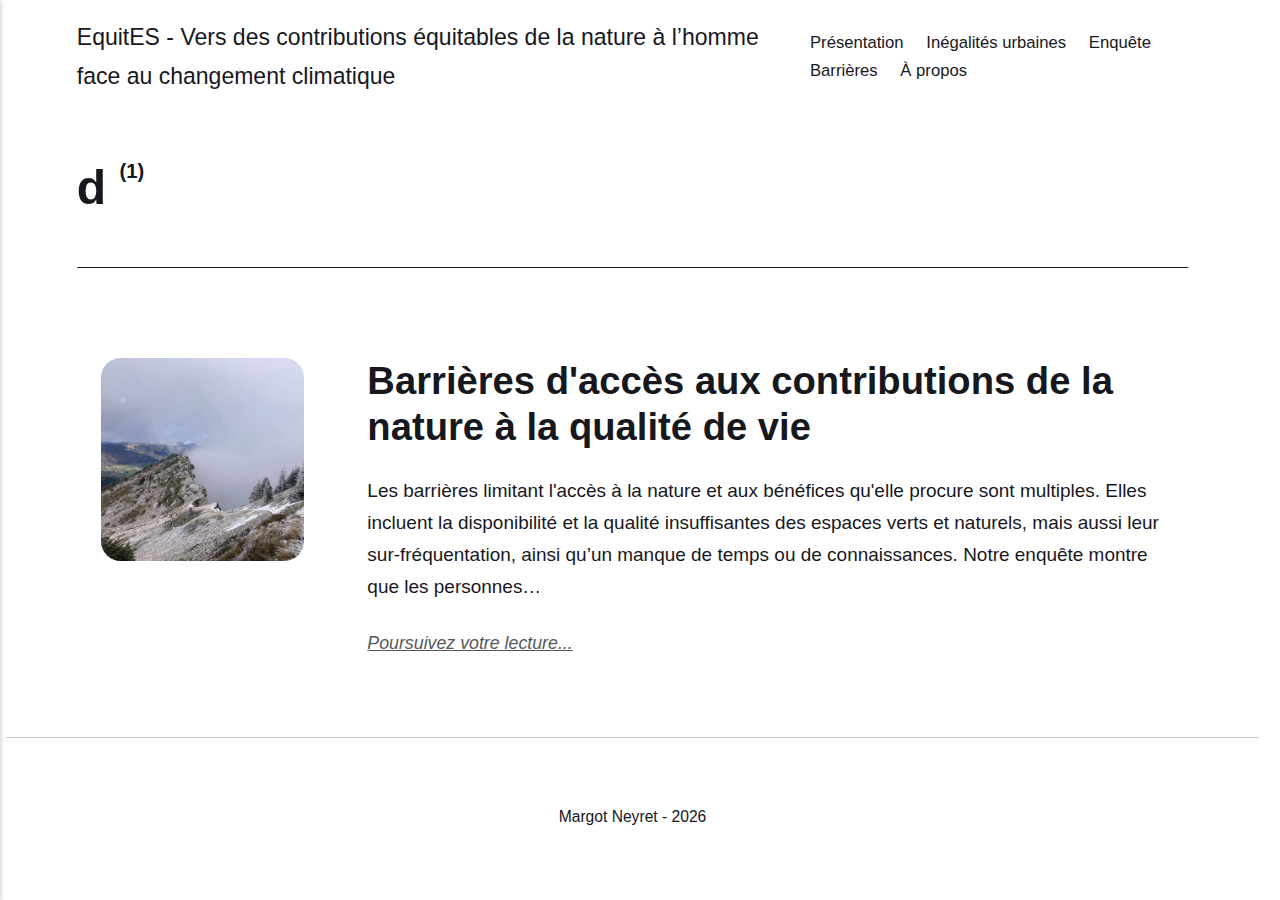
<file: tags/d/index.html>
<!DOCTYPE html><html lang="en-gb"><head><meta charset="utf-8"><meta http-equiv="X-UA-Compatible" content="IE=edge"><meta name="viewport" content="width=device-width,initial-scale=1"><title>Tag: d - EquitES - Vers des contributions équitables de la nature à l’homme face au changement climatique</title><meta name="robots" content="noindex, follow"><meta name="generator" content="Publii Open-Source CMS for Static Site"><link rel="alternate" type="application/atom+xml" href="https://mneyret.github.io/Site-EquitES/feed.xml" title="EquitES - Vers des contributions équitables de la nature à l’homme face au changement climatique - RSS"><link rel="alternate" type="application/json" href="https://mneyret.github.io/Site-EquitES/feed.json" title="EquitES - Vers des contributions équitables de la nature à l’homme face au changement climatique - JSON"><meta property="og:title" content="d"><meta property="og:site_name" content="EquitES - Vers des contributions équitables de la nature à l’homme face au changement climatique"><meta property="og:description" content=""><meta property="og:url" content="https://mneyret.github.io/Site-EquitES/tags/d/"><meta property="og:type" content="website"><link rel="stylesheet" href="https://mneyret.github.io/Site-EquitES/assets/css/style.css?v=93b1700b91924acd15abb00d64ba3e7f"><script type="application/ld+json">{"@context":"http://schema.org","@type":"Organization","name":"EquitES - Vers des contributions équitables de la nature à l’homme face au changement climatique","url":"https://mneyret.github.io/Site-EquitES/"}</script><noscript><style>img[loading] {
                    opacity: 1;
                }</style></noscript></head><body class="tag-template"><header class="top js-header"><a class="logo" href="https://mneyret.github.io/Site-EquitES/">EquitES - Vers des contributions équitables de la nature à l’homme face au changement climatique</a><nav class="navbar js-navbar"><button class="navbar__toggle js-toggle" aria-label="Menu" aria-haspopup="true" aria-expanded="false"><span class="navbar__toggle-box"><span class="navbar__toggle-inner">Menu</span></span></button><ul class="navbar__menu"><li><a href="https://mneyret.github.io/Site-EquitES/equites-pour-des-contributions-equitables-de-la-nature-a-la-societe.html" target="_self">Présentation</a></li><li><a href="https://mneyret.github.io/Site-EquitES/disparities-in-urban-ncp-in-the-grenoble-metropolis.html" target="_self">Inégalités urbaines</a></li><li><a href="https://mneyret.github.io/Site-EquitES/apercu-des-resultats-de-lenquete.html" target="_self">Enquête</a></li><li><a href="https://mneyret.github.io/Site-EquitES/barrieres.html" target="_self">Barrières</a></li><li><a href="https://mneyret.github.io/Site-EquitES/equites-pour-des-contributions-equitables-de-la-nature-a-la-societe-2.html" target="_self">À propos</a></li></ul></nav></header><main class="page page--tag"><div class="hero hero--noimage"><header class="hero__content"><div class="wrapper"><h1>d <sup>(1)</sup></h1></div></header></div><div class="wrapper feed"><article class="feed__item feed__item--centered"><figure class="feed__image"><img src="https://mneyret.github.io/Site-EquitES/media/posts/6/411BCD8E-1F89-4D16-A4FD-612B8B9A324C_1_102_o.jpeg" srcset="https://mneyret.github.io/Site-EquitES/media/posts/6/responsive/411BCD8E-1F89-4D16-A4FD-612B8B9A324C_1_102_o-xs.jpeg 640w, https://mneyret.github.io/Site-EquitES/media/posts/6/responsive/411BCD8E-1F89-4D16-A4FD-612B8B9A324C_1_102_o-sm.jpeg 768w, https://mneyret.github.io/Site-EquitES/media/posts/6/responsive/411BCD8E-1F89-4D16-A4FD-612B8B9A324C_1_102_o-md.jpeg 1024w" sizes="(min-width: 600px) calc(4.38vw + 143px), 87.86vw" loading="lazy" height="1536" width="2048" alt=""></figure><div class="feed__content"><header><h2 class="feed__title"><a href="https://mneyret.github.io/Site-EquitES/barrieres.html">Barrières d&#x27;accès aux contributions de la nature à la qualité de vie</a></h2></header><p>Les barrières limitant l'accès à la nature et aux bénéfices qu'elle procure sont multiples. Elles incluent la disponibilité et la qualité insuffisantes des espaces verts et naturels, mais aussi leur sur-fréquentation, ainsi qu’un manque de temps ou de connaissances. Notre enquête montre que les personnes&hellip;</p><a href="https://mneyret.github.io/Site-EquitES/barrieres.html" class="readmore feed__readmore">Poursuivez votre lecture...</a></div></article></div></main><footer class="footer"><div class="wrapper"><div class="footer__copyright"><p>Margot Neyret - 2026</p></div><button id="backToTop" class="footer__bttop" aria-label="Retourner en haut" title="Retourner en haut"><svg width="20" height="20"><use xlink:href="https://mneyret.github.io/Site-EquitES/assets/svg/svg-map.svg#toparrow"/></svg></button></div></footer><script defer="defer" src="https://mneyret.github.io/Site-EquitES/assets/js/scripts.min.js?v=d0fc1030089a37f93a2d51bf6d07565c"></script><script>window.publiiThemeMenuConfig={mobileMenuMode:'sidebar',animationSpeed:300,submenuWidth: 'auto',doubleClickTime:500,mobileMenuExpandableSubmenus:true,relatedContainerForOverlayMenuSelector:'.top'};</script><script>var images = document.querySelectorAll('img[loading]');
        for (var i = 0; i < images.length; i++) {
            if (images[i].complete) {
                images[i].classList.add('is-loaded');
            } else {
                images[i].addEventListener('load', function () {
                    this.classList.add('is-loaded');
                }, false);
            }
        }</script></body></html>
</file>
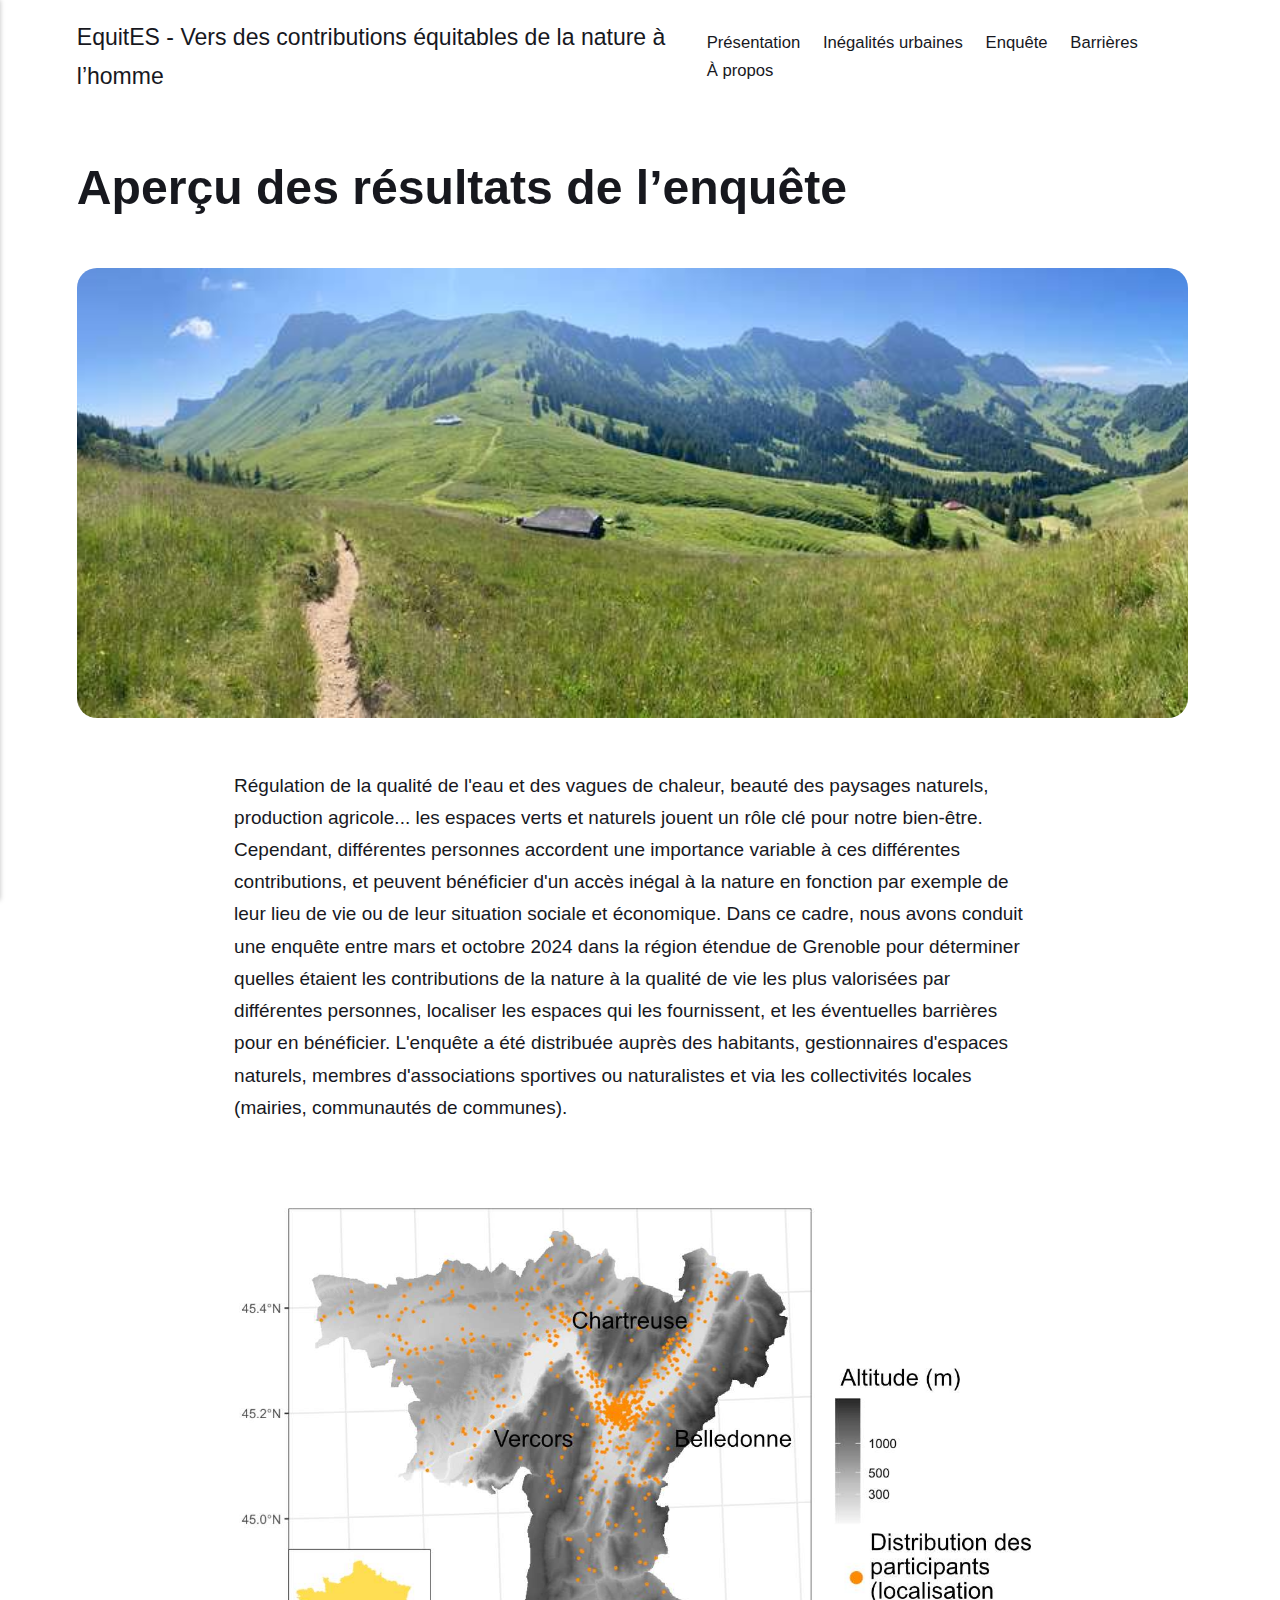
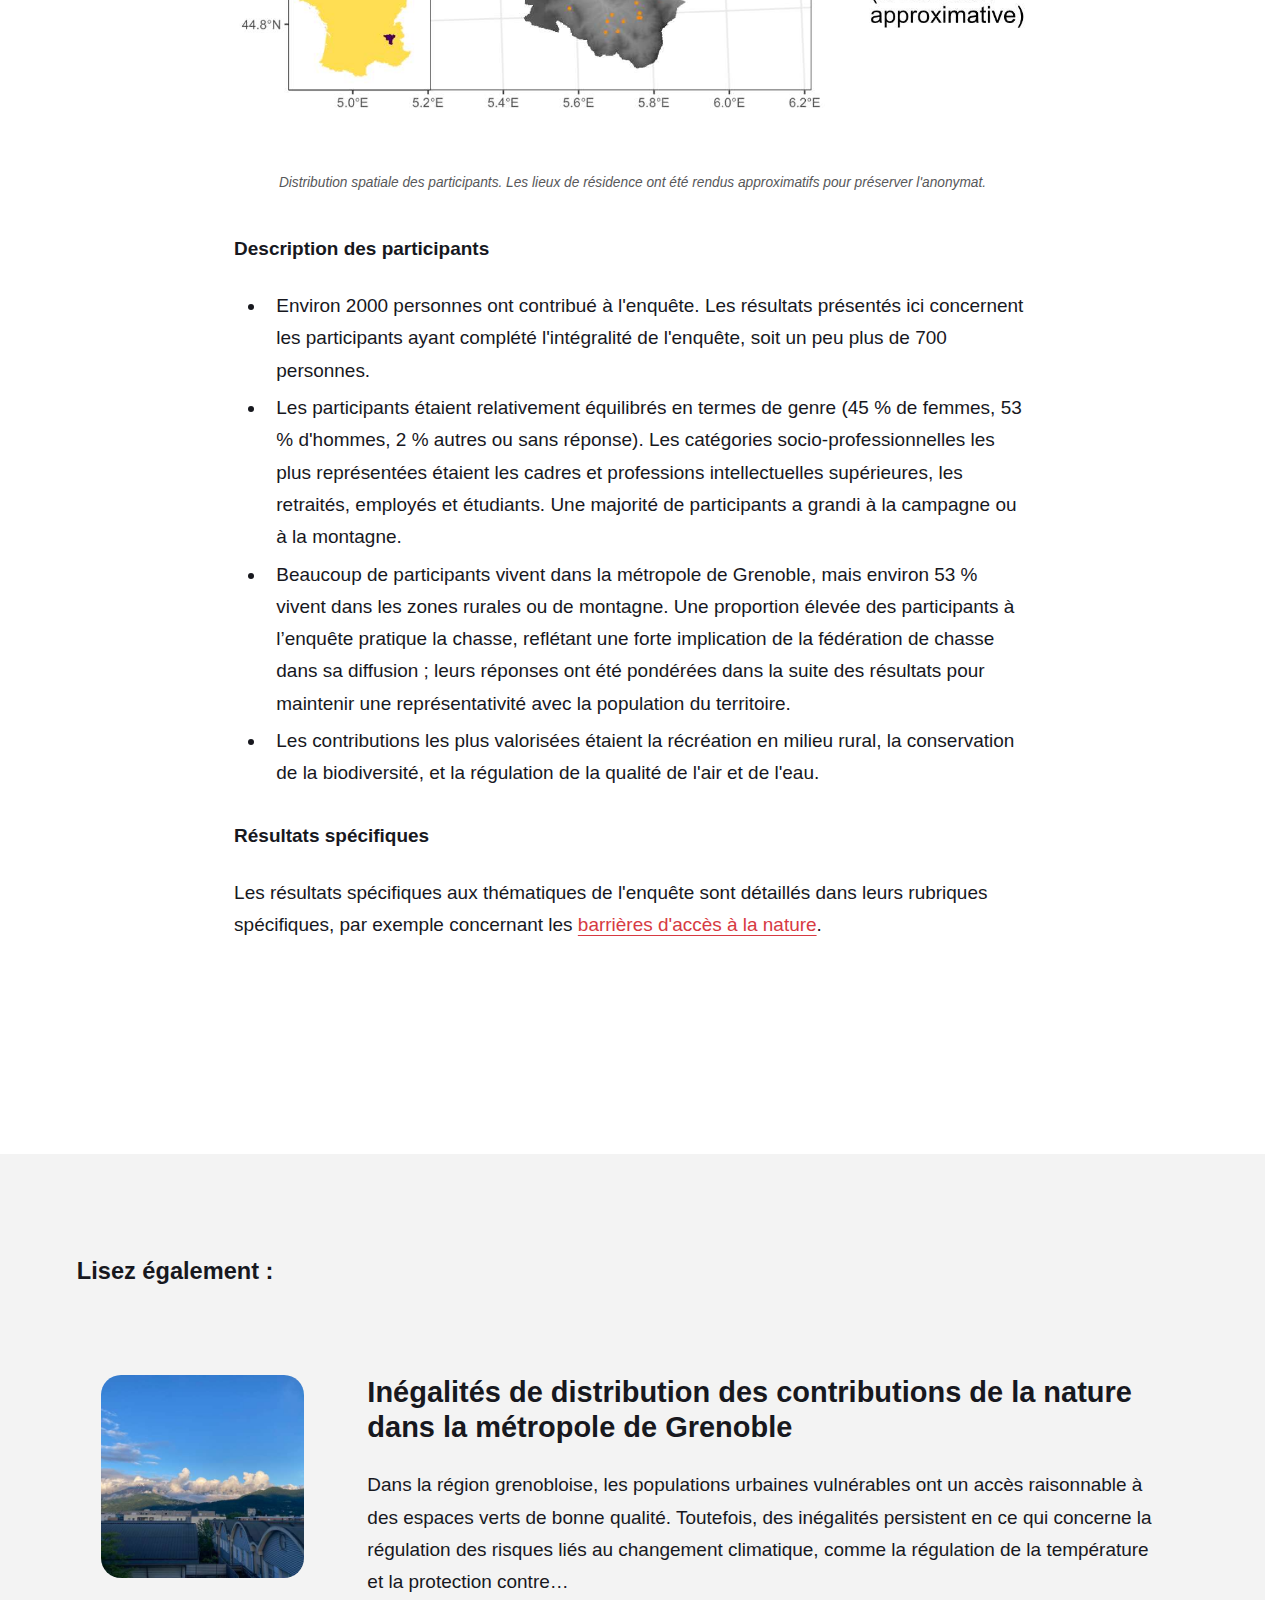
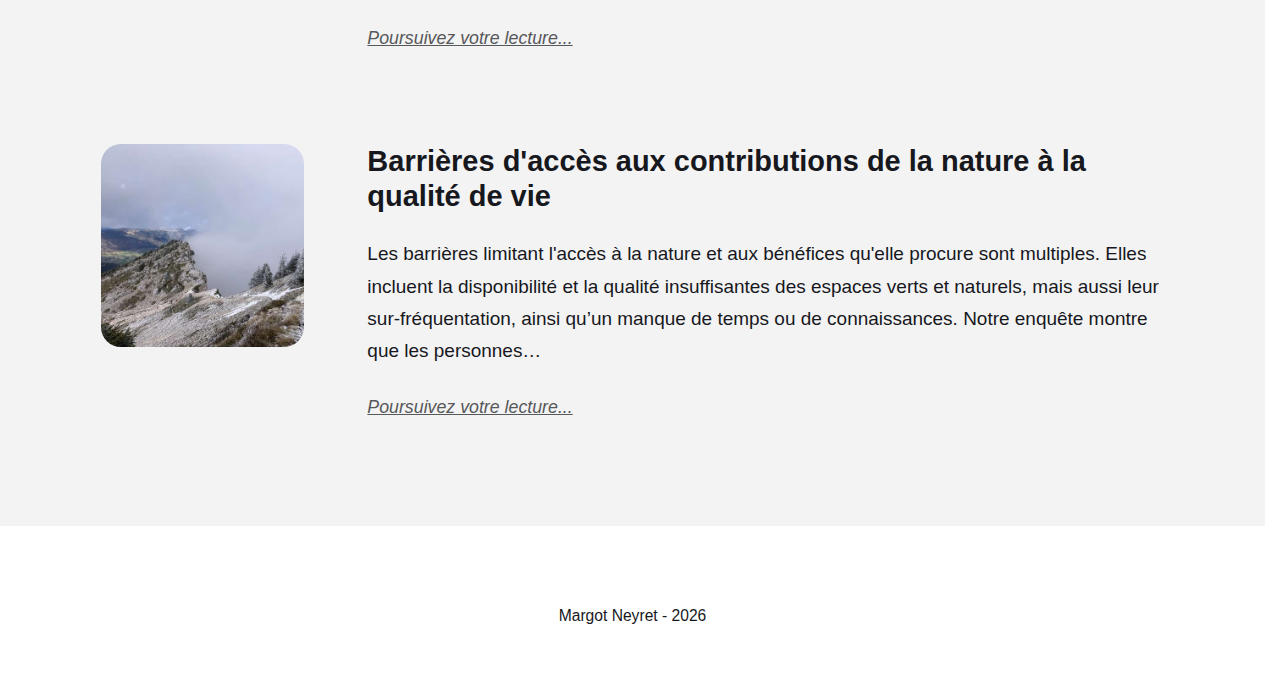
<file: apercu-des-resultats-de-lenquete.html>
<!DOCTYPE html><html lang="en-gb"><head><meta charset="utf-8"><meta http-equiv="X-UA-Compatible" content="IE=edge"><meta name="viewport" content="width=device-width,initial-scale=1"><title>Aperçu des résultats de l’enquête - EquitES - Vers des contributions équitables de la nature à l’homme</title><meta name="description" content="Régulation de la qualité de l'eau et des vagues de chaleur, beauté des paysages naturels, production agricole... les espaces verts et naturels jouent un rôle clé pour notre bien-être. Cependant, différentes personnes accordent une importance variable à ces différentes contributions, et peuvent bénéficier d'un accès&hellip;"><meta name="generator" content="Publii Open-Source CMS for Static Site"><link rel="canonical" href="https://mneyret.github.io/Site-EquitES/apercu-des-resultats-de-lenquete.html"><link rel="alternate" type="application/atom+xml" href="https://mneyret.github.io/Site-EquitES/feed.xml" title="EquitES - Vers des contributions équitables de la nature à l’homme - RSS"><link rel="alternate" type="application/json" href="https://mneyret.github.io/Site-EquitES/feed.json" title="EquitES - Vers des contributions équitables de la nature à l’homme - JSON"><meta property="og:title" content="Aperçu des résultats de l’enquête"><meta property="og:image" content="https://mneyret.github.io/Site-EquitES/media/posts/4/918D808A-538E-4960-BA26-09824F7EFE4F_1_102_o.jpeg"><meta property="og:image:width" content="3675"><meta property="og:image:height" content="855"><meta property="og:site_name" content="EquitES - Vers des contributions équitables de la nature à l’homme"><meta property="og:description" content="Régulation de la qualité de l'eau et des vagues de chaleur, beauté des paysages naturels, production agricole... les espaces verts et naturels jouent un rôle clé pour notre bien-être. Cependant, différentes personnes accordent une importance variable à ces différentes contributions, et peuvent bénéficier d'un accès&hellip;"><meta property="og:url" content="https://mneyret.github.io/Site-EquitES/apercu-des-resultats-de-lenquete.html"><meta property="og:type" content="article"><link rel="stylesheet" href="https://mneyret.github.io/Site-EquitES/assets/css/style.css?v=93b1700b91924acd15abb00d64ba3e7f"><script type="application/ld+json">{"@context":"http://schema.org","@type":"Article","mainEntityOfPage":{"@type":"WebPage","@id":"https://mneyret.github.io/Site-EquitES/apercu-des-resultats-de-lenquete.html"},"headline":"Aperçu des résultats de l’enquête","datePublished":"2026-02-17T09:13+01:00","dateModified":"2026-02-20T11:21+01:00","image":{"@type":"ImageObject","url":"https://mneyret.github.io/Site-EquitES/media/posts/4/918D808A-538E-4960-BA26-09824F7EFE4F_1_102_o.jpeg","height":855,"width":3675},"description":"Régulation de la qualité de l'eau et des vagues de chaleur, beauté des paysages naturels, production agricole... les espaces verts et naturels jouent un rôle clé pour notre bien-être. Cependant, différentes personnes accordent une importance variable à ces différentes contributions, et peuvent bénéficier d'un accès&hellip;","author":{"@type":"Person","name":"Margot Neyret","url":"https://mneyret.github.io/Site-EquitES/authors/margot-neyret/"},"publisher":{"@type":"Organization","name":"Margot Neyret"}}</script><noscript><style>img[loading] {
                    opacity: 1;
                }</style></noscript></head><body class="post-template"><header class="top js-header"><a class="logo" href="https://mneyret.github.io/Site-EquitES/">EquitES - Vers des contributions équitables de la nature à l’homme</a><nav class="navbar js-navbar"><button class="navbar__toggle js-toggle" aria-label="Menu" aria-haspopup="true" aria-expanded="false"><span class="navbar__toggle-box"><span class="navbar__toggle-inner">Menu</span></span></button><ul class="navbar__menu"><li><a href="https://mneyret.github.io/Site-EquitES/equites-pour-des-contributions-equitables-de-la-nature-a-la-societe.html" target="_self">Présentation</a></li><li><a href="https://mneyret.github.io/Site-EquitES/disparities-in-urban-ncp-in-the-grenoble-metropolis.html" target="_self">Inégalités urbaines</a></li><li class="active"><a href="https://mneyret.github.io/Site-EquitES/apercu-des-resultats-de-lenquete.html" target="_self">Enquête</a></li><li><a href="https://mneyret.github.io/Site-EquitES/barrieres.html" target="_self">Barrières</a></li><li><a href="https://mneyret.github.io/Site-EquitES/equites-pour-des-contributions-equitables-de-la-nature-a-la-societe-2.html" target="_self">À propos</a></li></ul></nav></header><main class="post"><article class="content"><div class="hero"><header class="hero__content"><div class="wrapper"><h1>Aperçu des résultats de l’enquête</h1></div></header><figure class="hero__image"><div class="hero__image-wrapper"><img src="https://mneyret.github.io/Site-EquitES/media/posts/4/918D808A-538E-4960-BA26-09824F7EFE4F_1_102_o.jpeg" srcset="https://mneyret.github.io/Site-EquitES/media/posts/4/responsive/918D808A-538E-4960-BA26-09824F7EFE4F_1_102_o-xs.jpeg 640w, https://mneyret.github.io/Site-EquitES/media/posts/4/responsive/918D808A-538E-4960-BA26-09824F7EFE4F_1_102_o-sm.jpeg 768w, https://mneyret.github.io/Site-EquitES/media/posts/4/responsive/918D808A-538E-4960-BA26-09824F7EFE4F_1_102_o-md.jpeg 1024w, https://mneyret.github.io/Site-EquitES/media/posts/4/responsive/918D808A-538E-4960-BA26-09824F7EFE4F_1_102_o-lg.jpeg 1366w, https://mneyret.github.io/Site-EquitES/media/posts/4/responsive/918D808A-538E-4960-BA26-09824F7EFE4F_1_102_o-xl.jpeg 1600w, https://mneyret.github.io/Site-EquitES/media/posts/4/responsive/918D808A-538E-4960-BA26-09824F7EFE4F_1_102_o-2xl.jpeg 1920w" sizes="88vw" loading="eager" height="855" width="3675" alt=""></div></figure></div><div class="entry-wrapper content__entry"><p>Régulation de la qualité de l'eau et des vagues de chaleur, beauté des paysages naturels, production agricole... les espaces verts et naturels jouent un rôle clé pour notre bien-être. Cependant, différentes personnes accordent une importance variable à ces différentes contributions, et peuvent bénéficier d'un accès inégal à la nature en fonction par exemple de leur lieu de vie ou de leur situation sociale et économique. Dans ce cadre, nous avons conduit une enquête entre mars et octobre 2024 dans la région étendue de Grenoble pour déterminer quelles étaient les contributions de la nature à la qualité de vie les plus valorisées par différentes personnes, localiser les espaces qui les fournissent, et les éventuelles barrières pour en bénéficier. L'enquête a été distribuée auprès des habitants, gestionnaires d'espaces naturels, membres d'associations sportives ou naturalistes et via les collectivités locales (mairies, communautés de communes).</p><figure class="post__image"><img loading="lazy" style="font-size: inherit;" src="https://mneyret.github.io/Site-EquitES/media/posts/4/FigS1.jpg" alt="" width="1274" height="947" sizes="(max-width: 1920px) 100vw, 1920px" srcset="https://mneyret.github.io/Site-EquitES/media/posts/4/responsive/FigS1-xs.jpg 640w, https://mneyret.github.io/Site-EquitES/media/posts/4/responsive/FigS1-sm.jpg 768w, https://mneyret.github.io/Site-EquitES/media/posts/4/responsive/FigS1-md.jpg 1024w, https://mneyret.github.io/Site-EquitES/media/posts/4/responsive/FigS1-lg.jpg 1366w, https://mneyret.github.io/Site-EquitES/media/posts/4/responsive/FigS1-xl.jpg 1600w, https://mneyret.github.io/Site-EquitES/media/posts/4/responsive/FigS1-2xl.jpg 1920w"><figcaption>Distribution spatiale des participants. Les lieux de résidence ont été rendus approximatifs pour préserver l'anonymat.</figcaption></figure><p><strong>Description des participants</strong></p><ul><li>Environ 2000 personnes ont contribué à l'enquête. Les résultats présentés ici concernent les participants ayant complété l'intégralité de l'enquête, soit un peu plus de 700 personnes.</li><li>Les participants étaient relativement équilibrés en termes de genre (45 % de femmes, 53 % d'hommes, 2 % autres ou sans réponse). Les catégories socio-professionnelles les plus représentées étaient les cadres et professions intellectuelles supérieures, les retraités, employés et étudiants. Une majorité de participants a grandi à la campagne ou à la montagne.</li><li>Beaucoup de participants vivent dans la métropole de Grenoble, mais environ 53 % vivent dans les zones rurales ou de montagne. Une proportion élevée des participants à l’enquête pratique la chasse, reflétant une forte implication de la fédération de chasse dans sa diffusion ; leurs réponses ont été pondérées dans la suite des résultats pour maintenir une représentativité avec la population du territoire.</li><li>Les contributions les plus valorisées étaient la récréation en milieu rural, la conservation de la biodiversité, et la régulation de la qualité de l'air et de l'eau.</li></ul><p><strong>Résultats spécifiques</strong></p><p>Les résultats spécifiques aux thématiques de l'enquête sont détaillés dans leurs rubriques spécifiques, par exemple concernant les <a href="https://mneyret.github.io/Site-EquitES/barrieres.html">barrières d'accès à la nature</a>.</p><p> </p><p> </p></div></article><div class="content__related related"><div class="wrapper"><h2 class="h4 related__title">Lisez également :</h2><article class="feed__item feed__item--centered"><figure class="feed__image related__image"><img src="https://mneyret.github.io/Site-EquitES/media/posts/3/90CDF968-59B1-4D33-983F-201263430A3F_1_102_o.jpeg" srcset="https://mneyret.github.io/Site-EquitES/media/posts/3/responsive/90CDF968-59B1-4D33-983F-201263430A3F_1_102_o-xs.jpeg 640w, https://mneyret.github.io/Site-EquitES/media/posts/3/responsive/90CDF968-59B1-4D33-983F-201263430A3F_1_102_o-sm.jpeg 768w, https://mneyret.github.io/Site-EquitES/media/posts/3/responsive/90CDF968-59B1-4D33-983F-201263430A3F_1_102_o-md.jpeg 1024w" sizes="(min-width: 600px) calc(4.38vw + 143px), 87.86vw" loading="lazy" height="1536" width="2048" alt=""></figure><div class="feed__content"><header><h3 class="feed__title"><a href="https://mneyret.github.io/Site-EquitES/disparities-in-urban-ncp-in-the-grenoble-metropolis.html">Inégalités de distribution des contributions de la nature dans la métropole de Grenoble</a></h3></header><p>Dans la région grenobloise, les populations urbaines vulnérables ont un accès raisonnable à des espaces verts de bonne qualité. Toutefois, des inégalités persistent en ce qui concerne la régulation des risques liés au changement climatique, comme la régulation de la température et la protection contre&hellip;</p><a href="https://mneyret.github.io/Site-EquitES/disparities-in-urban-ncp-in-the-grenoble-metropolis.html" class="readmore feed__readmore">Poursuivez votre lecture...</a></div></article><article class="feed__item feed__item--centered"><figure class="feed__image related__image"><img src="https://mneyret.github.io/Site-EquitES/media/posts/6/411BCD8E-1F89-4D16-A4FD-612B8B9A324C_1_102_o.jpeg" srcset="https://mneyret.github.io/Site-EquitES/media/posts/6/responsive/411BCD8E-1F89-4D16-A4FD-612B8B9A324C_1_102_o-xs.jpeg 640w, https://mneyret.github.io/Site-EquitES/media/posts/6/responsive/411BCD8E-1F89-4D16-A4FD-612B8B9A324C_1_102_o-sm.jpeg 768w, https://mneyret.github.io/Site-EquitES/media/posts/6/responsive/411BCD8E-1F89-4D16-A4FD-612B8B9A324C_1_102_o-md.jpeg 1024w" sizes="(min-width: 600px) calc(4.38vw + 143px), 87.86vw" loading="lazy" height="1536" width="2048" alt=""></figure><div class="feed__content"><header><h3 class="feed__title"><a href="https://mneyret.github.io/Site-EquitES/barrieres.html">Barrières d&#x27;accès aux contributions de la nature à la qualité de vie</a></h3></header><p>Les barrières limitant l'accès à la nature et aux bénéfices qu'elle procure sont multiples. Elles incluent la disponibilité et la qualité insuffisantes des espaces verts et naturels, mais aussi leur sur-fréquentation, ainsi qu’un manque de temps ou de connaissances. Notre enquête montre que les personnes&hellip;</p><a href="https://mneyret.github.io/Site-EquitES/barrieres.html" class="readmore feed__readmore">Poursuivez votre lecture...</a></div></article></div></div></main><footer class="footer footer--glued"><div class="wrapper"><div class="footer__copyright"><p>Margot Neyret - 2026</p></div><button id="backToTop" class="footer__bttop" aria-label="Retourner en haut" title="Retourner en haut"><svg width="20" height="20"><use xlink:href="https://mneyret.github.io/Site-EquitES/assets/svg/svg-map.svg#toparrow"/></svg></button></div></footer><script defer="defer" src="https://mneyret.github.io/Site-EquitES/assets/js/scripts.min.js?v=d0fc1030089a37f93a2d51bf6d07565c"></script><script>window.publiiThemeMenuConfig={mobileMenuMode:'sidebar',animationSpeed:300,submenuWidth: 'auto',doubleClickTime:500,mobileMenuExpandableSubmenus:true,relatedContainerForOverlayMenuSelector:'.top'};</script><script>var images = document.querySelectorAll('img[loading]');
        for (var i = 0; i < images.length; i++) {
            if (images[i].complete) {
                images[i].classList.add('is-loaded');
            } else {
                images[i].addEventListener('load', function () {
                    this.classList.add('is-loaded');
                }, false);
            }
        }</script></body></html>
</file>
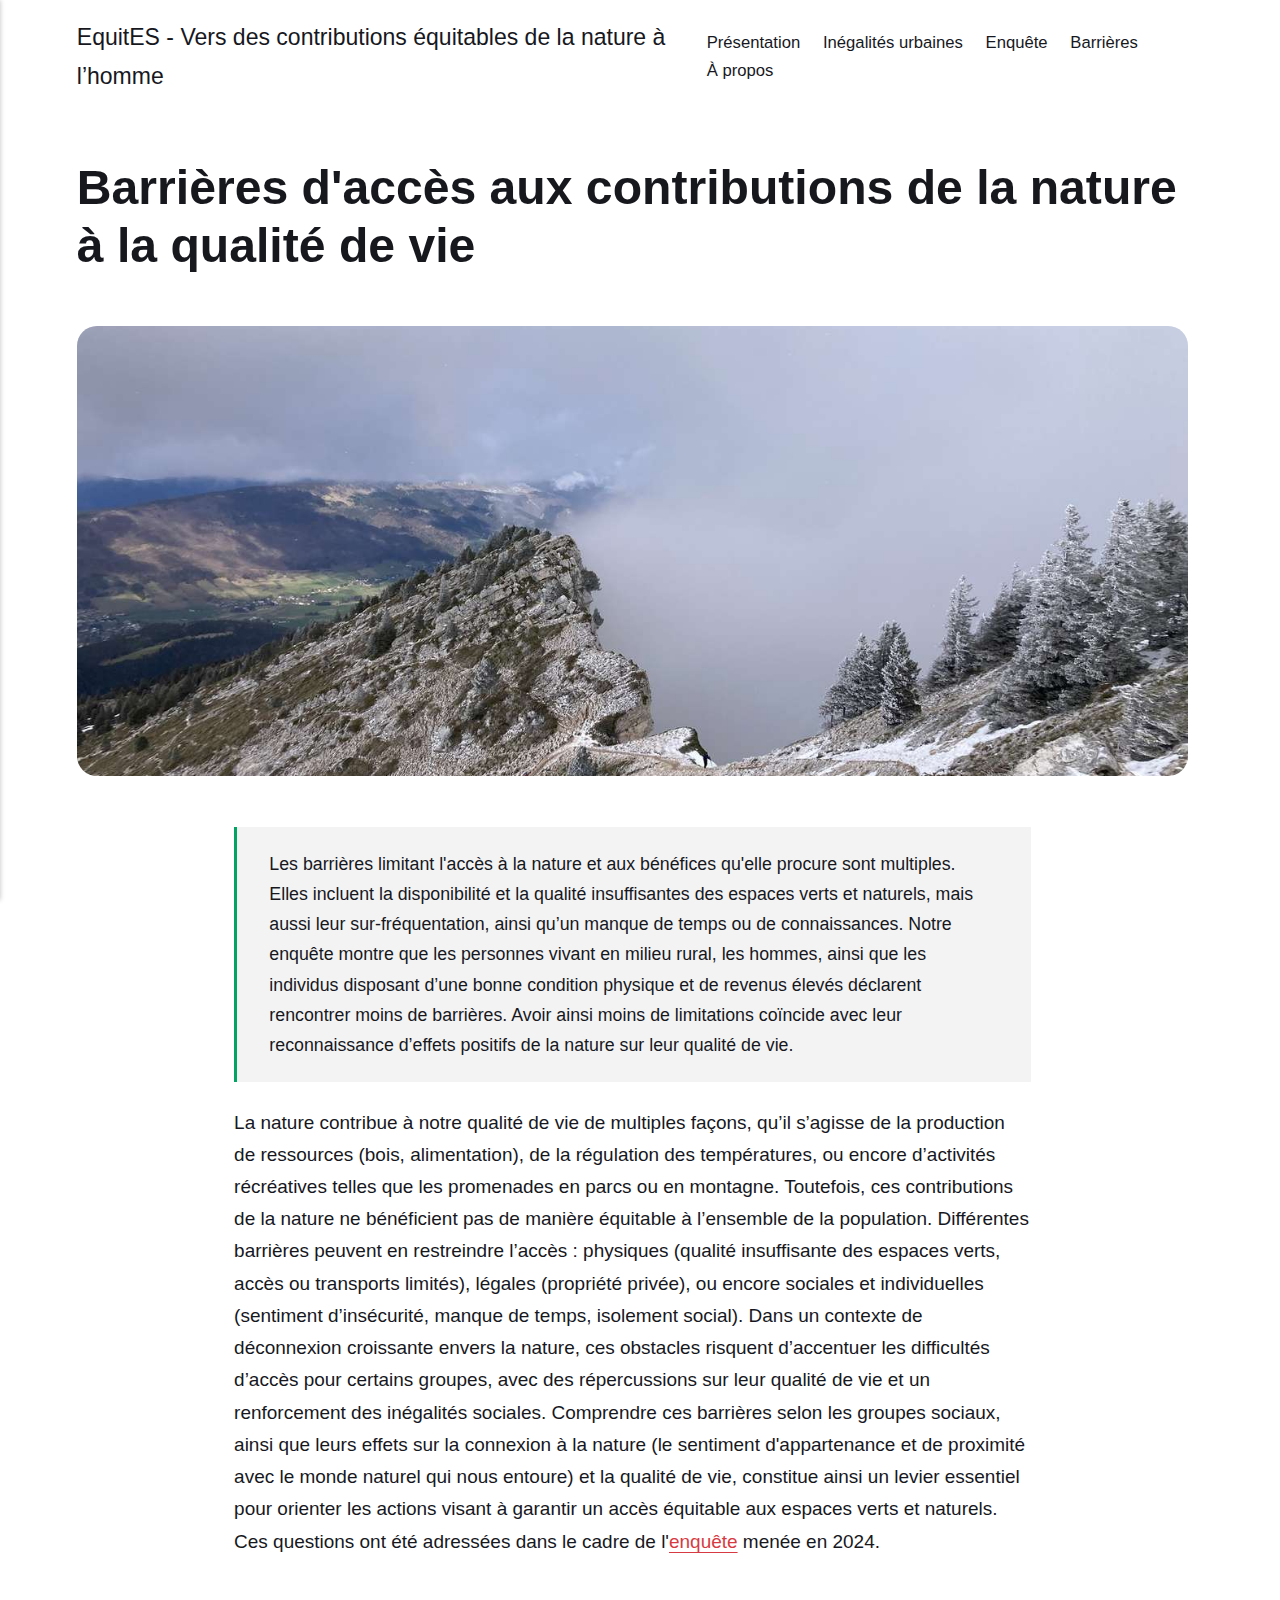
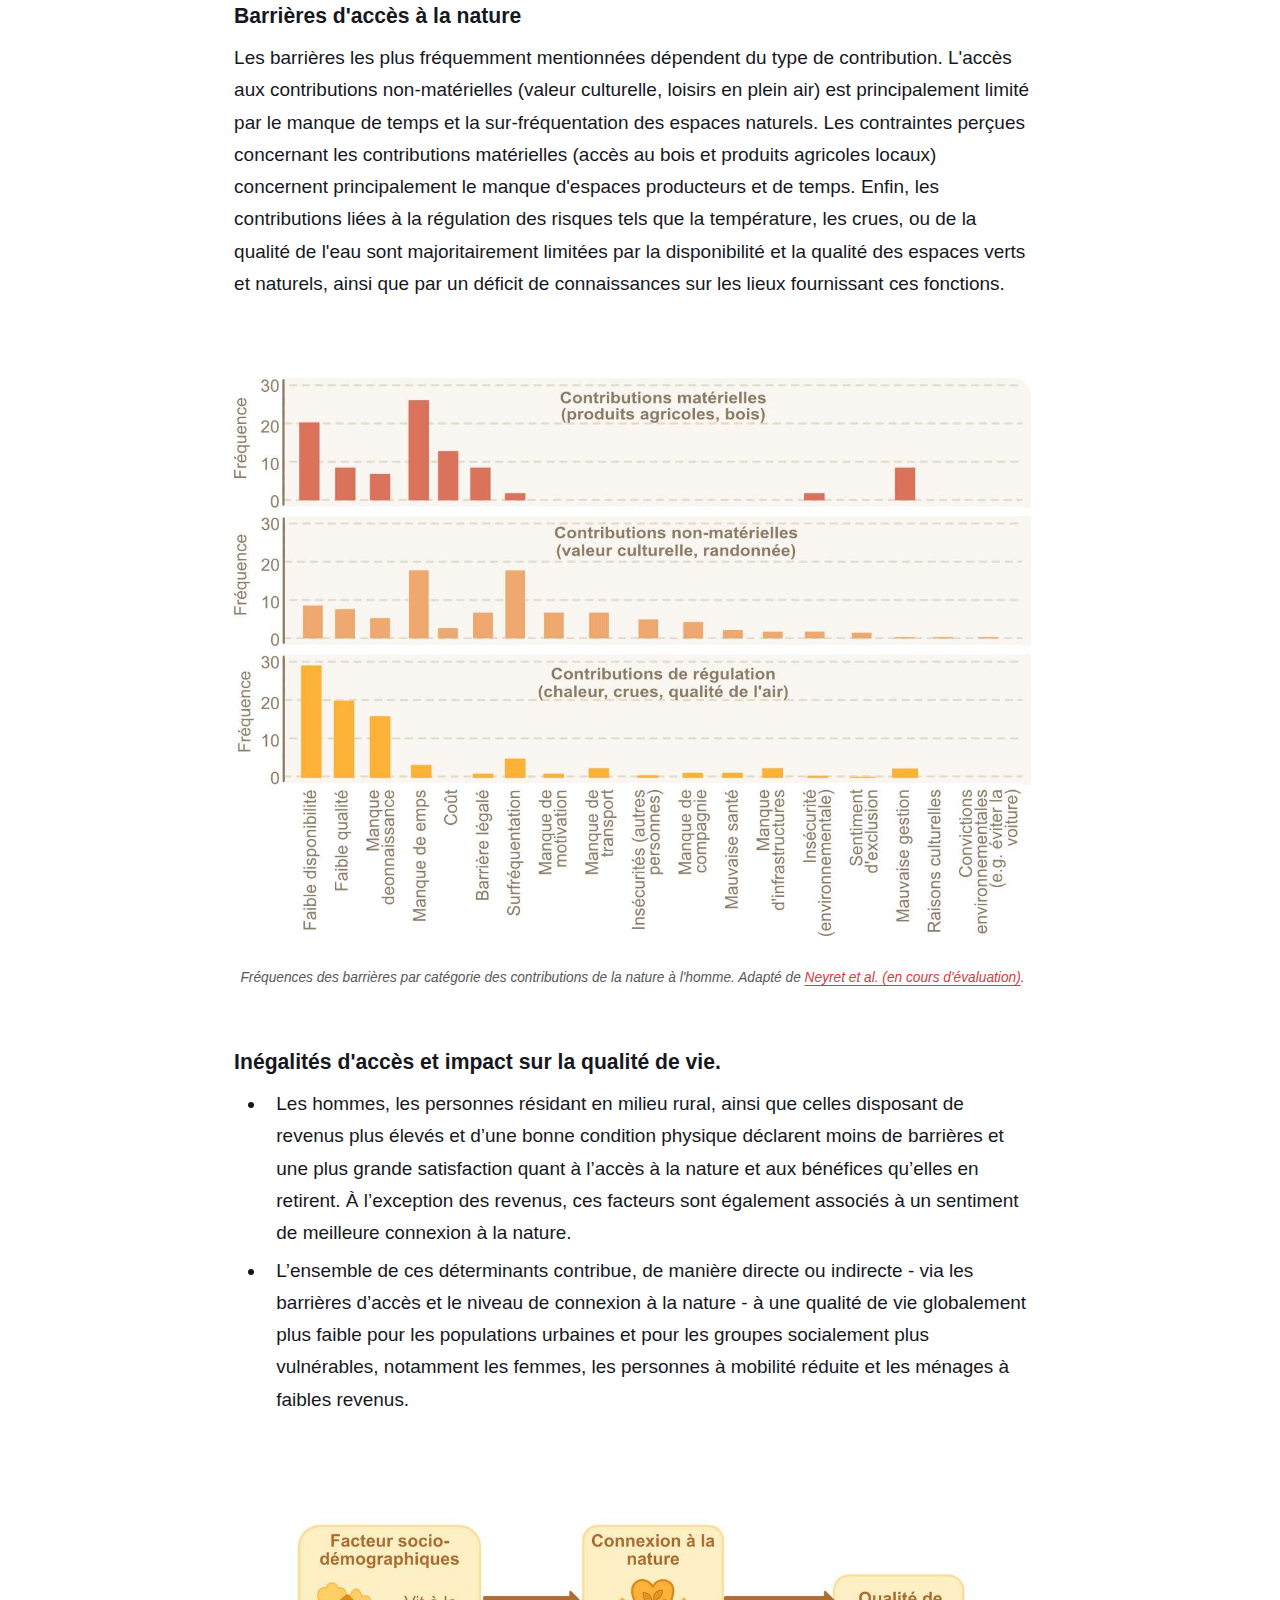
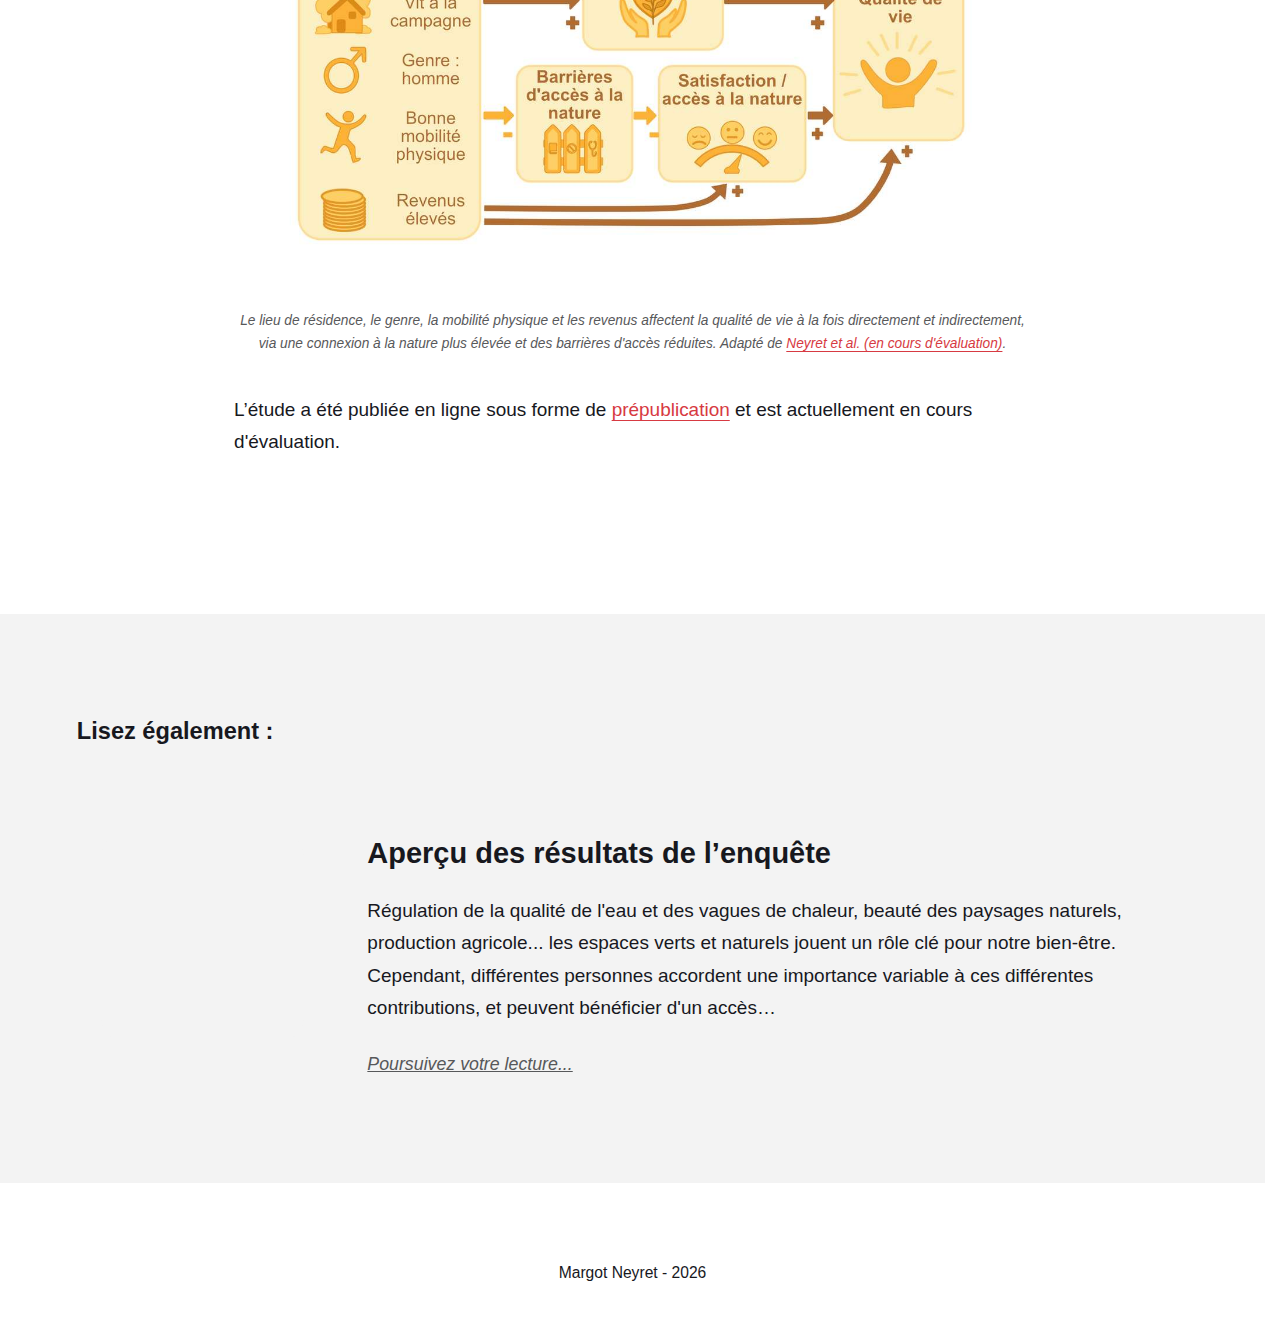
<file: barrieres.html>
<!DOCTYPE html><html lang="en-gb"><head><meta charset="utf-8"><meta http-equiv="X-UA-Compatible" content="IE=edge"><meta name="viewport" content="width=device-width,initial-scale=1"><title>Barrières d&#x27;accès aux contributions de la nature à la qualité de vie - EquitES - Vers des contributions équitables de la nature à l’homme</title><meta name="description" content="Les barrières limitant l'accès à la nature et aux bénéfices qu'elle procure sont multiples. Elles incluent la disponibilité et la qualité insuffisantes des espaces verts et naturels, mais aussi leur sur-fréquentation, ainsi qu’un manque de temps ou de connaissances. Notre enquête montre que les personnes&hellip;"><meta name="generator" content="Publii Open-Source CMS for Static Site"><link rel="canonical" href="https://mneyret.github.io/Site-EquitES/barrieres.html"><link rel="alternate" type="application/atom+xml" href="https://mneyret.github.io/Site-EquitES/feed.xml" title="EquitES - Vers des contributions équitables de la nature à l’homme - RSS"><link rel="alternate" type="application/json" href="https://mneyret.github.io/Site-EquitES/feed.json" title="EquitES - Vers des contributions équitables de la nature à l’homme - JSON"><meta property="og:title" content="Barrières d'accès aux contributions de la nature à la qualité de vie"><meta property="og:image" content="https://mneyret.github.io/Site-EquitES/media/posts/6/411BCD8E-1F89-4D16-A4FD-612B8B9A324C_1_102_o.jpeg"><meta property="og:image:width" content="2048"><meta property="og:image:height" content="1536"><meta property="og:site_name" content="EquitES - Vers des contributions équitables de la nature à l’homme"><meta property="og:description" content="Les barrières limitant l'accès à la nature et aux bénéfices qu'elle procure sont multiples. Elles incluent la disponibilité et la qualité insuffisantes des espaces verts et naturels, mais aussi leur sur-fréquentation, ainsi qu’un manque de temps ou de connaissances. Notre enquête montre que les personnes&hellip;"><meta property="og:url" content="https://mneyret.github.io/Site-EquitES/barrieres.html"><meta property="og:type" content="article"><link rel="stylesheet" href="https://mneyret.github.io/Site-EquitES/assets/css/style.css?v=93b1700b91924acd15abb00d64ba3e7f"><script type="application/ld+json">{"@context":"http://schema.org","@type":"Article","mainEntityOfPage":{"@type":"WebPage","@id":"https://mneyret.github.io/Site-EquitES/barrieres.html"},"headline":"Barrières d'accès aux contributions de la nature à la qualité de vie","datePublished":"2026-02-17T10:57+01:00","dateModified":"2026-02-20T11:23+01:00","image":{"@type":"ImageObject","url":"https://mneyret.github.io/Site-EquitES/media/posts/6/411BCD8E-1F89-4D16-A4FD-612B8B9A324C_1_102_o.jpeg","height":1536,"width":2048},"description":"Les barrières limitant l'accès à la nature et aux bénéfices qu'elle procure sont multiples. Elles incluent la disponibilité et la qualité insuffisantes des espaces verts et naturels, mais aussi leur sur-fréquentation, ainsi qu’un manque de temps ou de connaissances. Notre enquête montre que les personnes&hellip;","author":{"@type":"Person","name":"Margot Neyret","url":"https://mneyret.github.io/Site-EquitES/authors/margot-neyret/"},"publisher":{"@type":"Organization","name":"Margot Neyret"}}</script><noscript><style>img[loading] {
                    opacity: 1;
                }</style></noscript></head><body class="post-template"><header class="top js-header"><a class="logo" href="https://mneyret.github.io/Site-EquitES/">EquitES - Vers des contributions équitables de la nature à l’homme</a><nav class="navbar js-navbar"><button class="navbar__toggle js-toggle" aria-label="Menu" aria-haspopup="true" aria-expanded="false"><span class="navbar__toggle-box"><span class="navbar__toggle-inner">Menu</span></span></button><ul class="navbar__menu"><li><a href="https://mneyret.github.io/Site-EquitES/equites-pour-des-contributions-equitables-de-la-nature-a-la-societe.html" target="_self">Présentation</a></li><li><a href="https://mneyret.github.io/Site-EquitES/disparities-in-urban-ncp-in-the-grenoble-metropolis.html" target="_self">Inégalités urbaines</a></li><li><a href="https://mneyret.github.io/Site-EquitES/apercu-des-resultats-de-lenquete.html" target="_self">Enquête</a></li><li class="active"><a href="https://mneyret.github.io/Site-EquitES/barrieres.html" target="_self">Barrières</a></li><li><a href="https://mneyret.github.io/Site-EquitES/equites-pour-des-contributions-equitables-de-la-nature-a-la-societe-2.html" target="_self">À propos</a></li></ul></nav></header><main class="post"><article class="content"><div class="hero"><header class="hero__content"><div class="wrapper"><h1>Barrières d&#x27;accès aux contributions de la nature à la qualité de vie</h1></div></header><figure class="hero__image"><div class="hero__image-wrapper"><img src="https://mneyret.github.io/Site-EquitES/media/posts/6/411BCD8E-1F89-4D16-A4FD-612B8B9A324C_1_102_o.jpeg" srcset="https://mneyret.github.io/Site-EquitES/media/posts/6/responsive/411BCD8E-1F89-4D16-A4FD-612B8B9A324C_1_102_o-xs.jpeg 640w, https://mneyret.github.io/Site-EquitES/media/posts/6/responsive/411BCD8E-1F89-4D16-A4FD-612B8B9A324C_1_102_o-sm.jpeg 768w, https://mneyret.github.io/Site-EquitES/media/posts/6/responsive/411BCD8E-1F89-4D16-A4FD-612B8B9A324C_1_102_o-md.jpeg 1024w, https://mneyret.github.io/Site-EquitES/media/posts/6/responsive/411BCD8E-1F89-4D16-A4FD-612B8B9A324C_1_102_o-lg.jpeg 1366w, https://mneyret.github.io/Site-EquitES/media/posts/6/responsive/411BCD8E-1F89-4D16-A4FD-612B8B9A324C_1_102_o-xl.jpeg 1600w, https://mneyret.github.io/Site-EquitES/media/posts/6/responsive/411BCD8E-1F89-4D16-A4FD-612B8B9A324C_1_102_o-2xl.jpeg 1920w" sizes="88vw" loading="eager" height="1536" width="2048" alt=""></div></figure></div><div class="entry-wrapper content__entry"><p class="msg--highlight msg--success msg">Les barrières limitant l'accès à la nature et aux bénéfices qu'elle procure sont multiples. Elles incluent la disponibilité et la qualité insuffisantes des espaces verts et naturels, mais aussi leur sur-fréquentation, ainsi qu’un manque de temps ou de connaissances. Notre enquête montre que les personnes vivant en milieu rural, les hommes, ainsi que les individus disposant d’une bonne condition physique et de revenus élevés déclarent rencontrer moins de barrières. Avoir ainsi moins de limitations coïncide avec leur reconnaissance d’effets positifs de la nature sur leur qualité de vie.</p><p>La nature contribue à notre qualité de vie de multiples façons, qu’il s’agisse de la production de ressources (bois, alimentation), de la régulation des températures, ou encore d’activités récréatives telles que les promenades en parcs ou en montagne. Toutefois, ces contributions de la nature ne bénéficient pas de manière équitable à l’ensemble de la population. Différentes barrières peuvent en restreindre l’accès : physiques (qualité insuffisante des espaces verts, accès ou transports limités), légales (propriété privée), ou encore sociales et individuelles (sentiment d’insécurité, manque de temps, isolement social). Dans un contexte de déconnexion croissante envers la nature, ces obstacles risquent d’accentuer les difficultés d’accès pour certains groupes, avec des répercussions sur leur qualité de vie et un renforcement des inégalités sociales. Comprendre ces barrières selon les groupes sociaux, ainsi que leurs effets sur la connexion à la nature (le sentiment d'appartenance et de proximité avec le monde naturel qui nous entoure) et la qualité de vie, constitue ainsi un levier essentiel pour orienter les actions visant à garantir un accès équitable aux espaces verts et naturels. Ces questions ont été adressées dans le cadre de l'<a href="https://mneyret.github.io/Site-EquitES/apercu-des-resultats-de-lenquete.html">enquête</a> menée en 2024.</p><h5><strong>Barrières d'accès à la nature</strong></h5><p>Les barrières les plus fréquemment mentionnées dépendent du type de contribution. L'accès aux contributions non-matérielles (valeur culturelle, loisirs en plein air) est principalement limité par le manque de temps et la sur-fréquentation des espaces naturels. Les contraintes perçues concernant les contributions matérielles (accès au bois et produits agricoles locaux) concernent principalement le manque d'espaces producteurs et de temps. Enfin, les contributions liées à la régulation des risques tels que la température, les crues, ou de la qualité de l'eau sont majoritairement limitées par la disponibilité et la qualité des espaces verts et naturels, ainsi que par un déficit de connaissances sur les lieux fournissant ces fonctions.</p><figure class="post__image"><figure class="post__image"><img loading="lazy" src="https://mneyret.github.io/Site-EquitES/media/posts/6/Barrieres.jpg" alt="" width="1240" height="870" sizes="(max-width: 1920px) 100vw, 1920px" srcset="https://mneyret.github.io/Site-EquitES/media/posts/6/responsive/Barrieres-xs.jpg 640w, https://mneyret.github.io/Site-EquitES/media/posts/6/responsive/Barrieres-sm.jpg 768w, https://mneyret.github.io/Site-EquitES/media/posts/6/responsive/Barrieres-md.jpg 1024w, https://mneyret.github.io/Site-EquitES/media/posts/6/responsive/Barrieres-lg.jpg 1366w, https://mneyret.github.io/Site-EquitES/media/posts/6/responsive/Barrieres-xl.jpg 1600w, https://mneyret.github.io/Site-EquitES/media/posts/6/responsive/Barrieres-2xl.jpg 1920w"></figure><br><figcaption>Fréquences des barrières par catégorie des contributions de la nature à l'homme. Adapté de <a href="https://doi.org/10.64898/2026.01.19.699912">Neyret et al. (en cours d'évaluation)</a>.</figcaption></figure><h5><strong>Inégalités d'accès et impact sur la qualité de vie.</strong></h5><ul><li>Les hommes, les personnes résidant en milieu rural, ainsi que celles disposant de revenus plus élevés et d’une bonne condition physique déclarent moins de barrières et une plus grande satisfaction quant à l’accès à la nature et aux bénéfices qu’elles en retirent. À l’exception des revenus, ces facteurs sont également associés à un sentiment de meilleure connexion à la nature.</li><li>L’ensemble de ces déterminants contribue, de manière directe ou indirecte - via les barrières d’accès et le niveau de connexion à la nature - à une qualité de vie globalement plus faible pour les populations urbaines et pour les groupes socialement plus vulnérables, notamment les femmes, les personnes à mobilité réduite et les ménages à faibles revenus.</li></ul><figure class="post__image"><figure class="post__image"><img loading="lazy" src="https://mneyret.github.io/Site-EquitES/media/posts/6/Resume_francais.jpg" alt="" width="2288" height="1092" sizes="(max-width: 1920px) 100vw, 1920px" srcset="https://mneyret.github.io/Site-EquitES/media/posts/6/responsive/Resume_francais-xs.jpg 640w, https://mneyret.github.io/Site-EquitES/media/posts/6/responsive/Resume_francais-sm.jpg 768w, https://mneyret.github.io/Site-EquitES/media/posts/6/responsive/Resume_francais-md.jpg 1024w, https://mneyret.github.io/Site-EquitES/media/posts/6/responsive/Resume_francais-lg.jpg 1366w, https://mneyret.github.io/Site-EquitES/media/posts/6/responsive/Resume_francais-xl.jpg 1600w, https://mneyret.github.io/Site-EquitES/media/posts/6/responsive/Resume_francais-2xl.jpg 1920w"></figure><figcaption>Le lieu de résidence, le genre, la mobilité physique et les revenus affectent la qualité de vie à la fois directement et indirectement, via une connexion à la nature plus élevée et des barrières d'accès réduites. Adapté de <a href="https://doi.org/10.64898/2026.01.19.699912">Neyret et al. (en cours d'évaluation)</a>.</figcaption></figure><p>L’étude a été publiée en ligne sous forme de <a href="https://doi.org/10.64898/2026.01.19.699912">prépublication</a> et est actuellement en cours d'évaluation.</p><p> </p></div></article><div class="content__related related"><div class="wrapper"><h2 class="h4 related__title">Lisez également :</h2><article class="feed__item feed__item--centered"><figure class="feed__image related__image"><img src="https://mneyret.github.io/Site-EquitES/media/posts/4/918D808A-538E-4960-BA26-09824F7EFE4F_1_102_o.jpeg" srcset="https://mneyret.github.io/Site-EquitES/media/posts/4/responsive/918D808A-538E-4960-BA26-09824F7EFE4F_1_102_o-xs.jpeg 640w, https://mneyret.github.io/Site-EquitES/media/posts/4/responsive/918D808A-538E-4960-BA26-09824F7EFE4F_1_102_o-sm.jpeg 768w, https://mneyret.github.io/Site-EquitES/media/posts/4/responsive/918D808A-538E-4960-BA26-09824F7EFE4F_1_102_o-md.jpeg 1024w" sizes="(min-width: 600px) calc(4.38vw + 143px), 87.86vw" loading="lazy" height="855" width="3675" alt=""></figure><div class="feed__content"><header><h3 class="feed__title"><a href="https://mneyret.github.io/Site-EquitES/apercu-des-resultats-de-lenquete.html">Aperçu des résultats de l’enquête</a></h3></header><p>Régulation de la qualité de l'eau et des vagues de chaleur, beauté des paysages naturels, production agricole... les espaces verts et naturels jouent un rôle clé pour notre bien-être. Cependant, différentes personnes accordent une importance variable à ces différentes contributions, et peuvent bénéficier d'un accès&hellip;</p><a href="https://mneyret.github.io/Site-EquitES/apercu-des-resultats-de-lenquete.html" class="readmore feed__readmore">Poursuivez votre lecture...</a></div></article></div></div></main><footer class="footer footer--glued"><div class="wrapper"><div class="footer__copyright"><p>Margot Neyret - 2026</p></div><button id="backToTop" class="footer__bttop" aria-label="Retourner en haut" title="Retourner en haut"><svg width="20" height="20"><use xlink:href="https://mneyret.github.io/Site-EquitES/assets/svg/svg-map.svg#toparrow"/></svg></button></div></footer><script defer="defer" src="https://mneyret.github.io/Site-EquitES/assets/js/scripts.min.js?v=d0fc1030089a37f93a2d51bf6d07565c"></script><script>window.publiiThemeMenuConfig={mobileMenuMode:'sidebar',animationSpeed:300,submenuWidth: 'auto',doubleClickTime:500,mobileMenuExpandableSubmenus:true,relatedContainerForOverlayMenuSelector:'.top'};</script><script>var images = document.querySelectorAll('img[loading]');
        for (var i = 0; i < images.length; i++) {
            if (images[i].complete) {
                images[i].classList.add('is-loaded');
            } else {
                images[i].addEventListener('load', function () {
                    this.classList.add('is-loaded');
                }, false);
            }
        }</script></body></html>
</file>
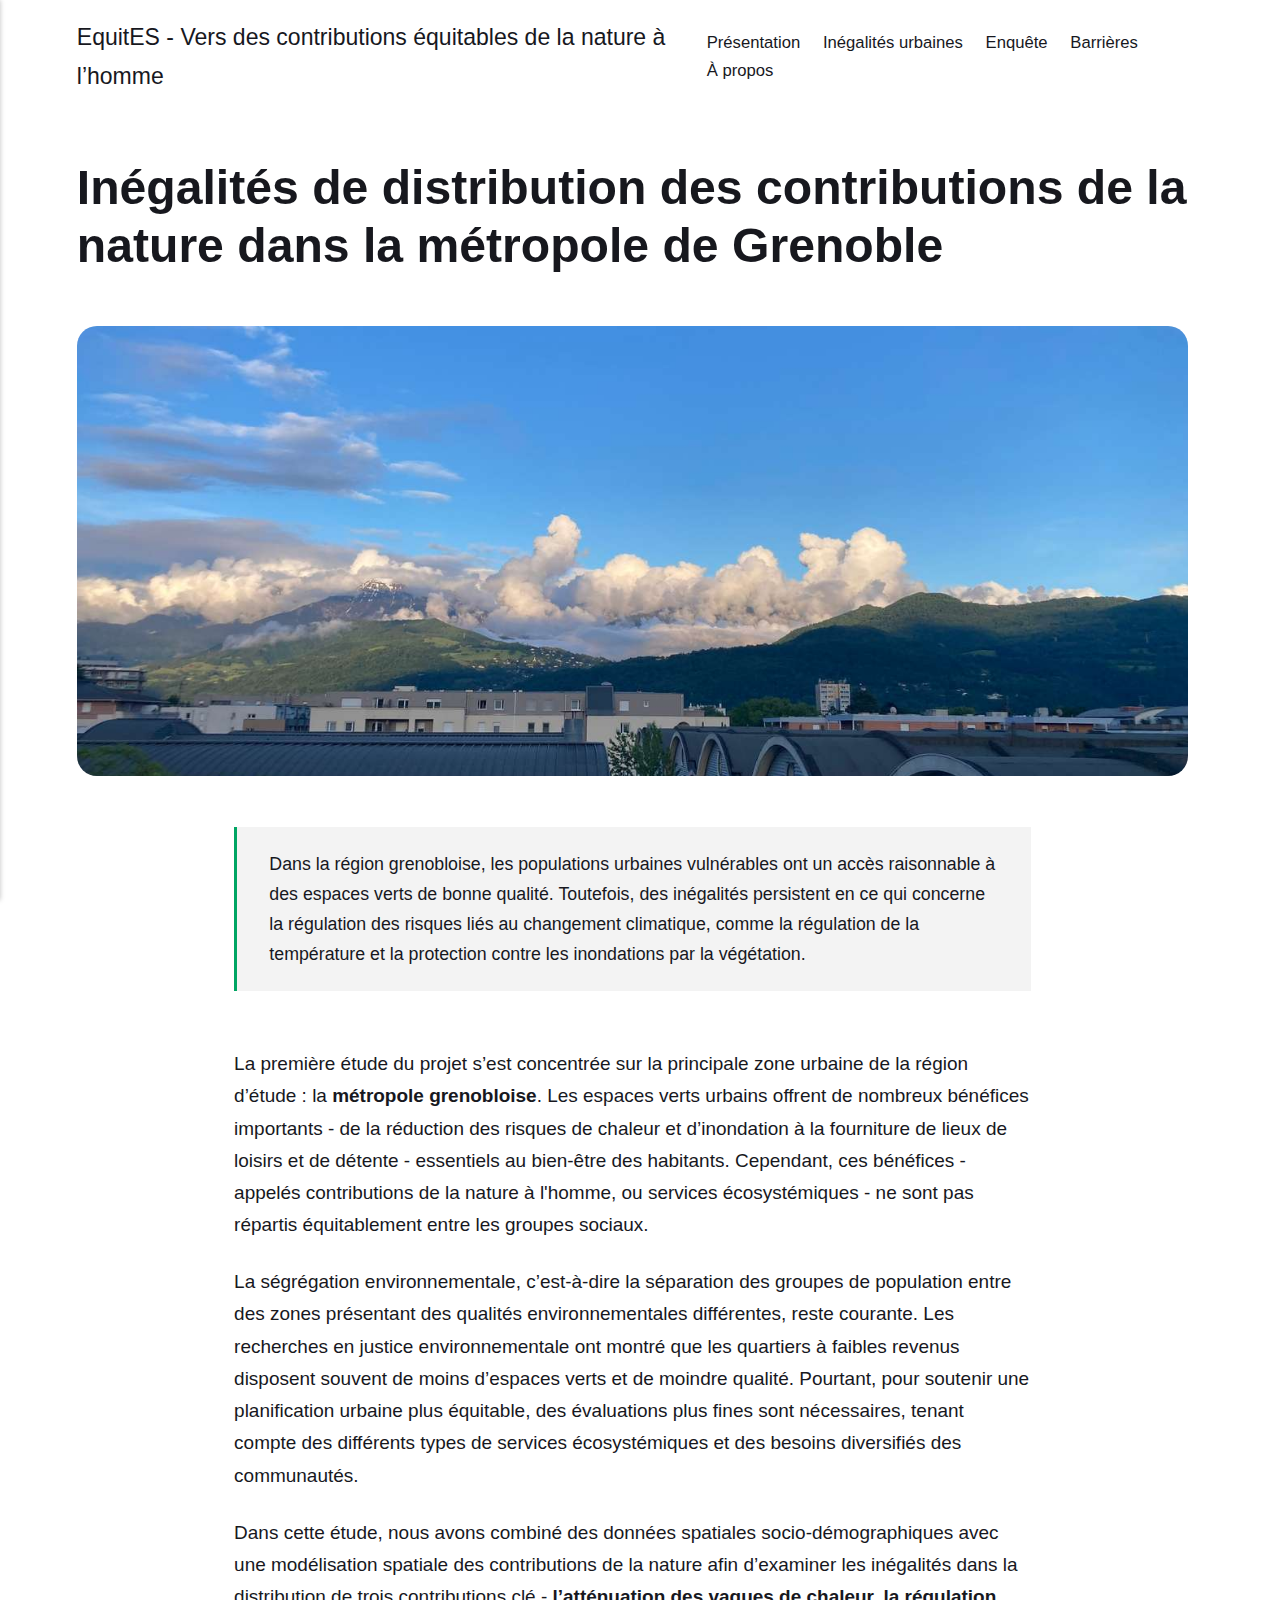
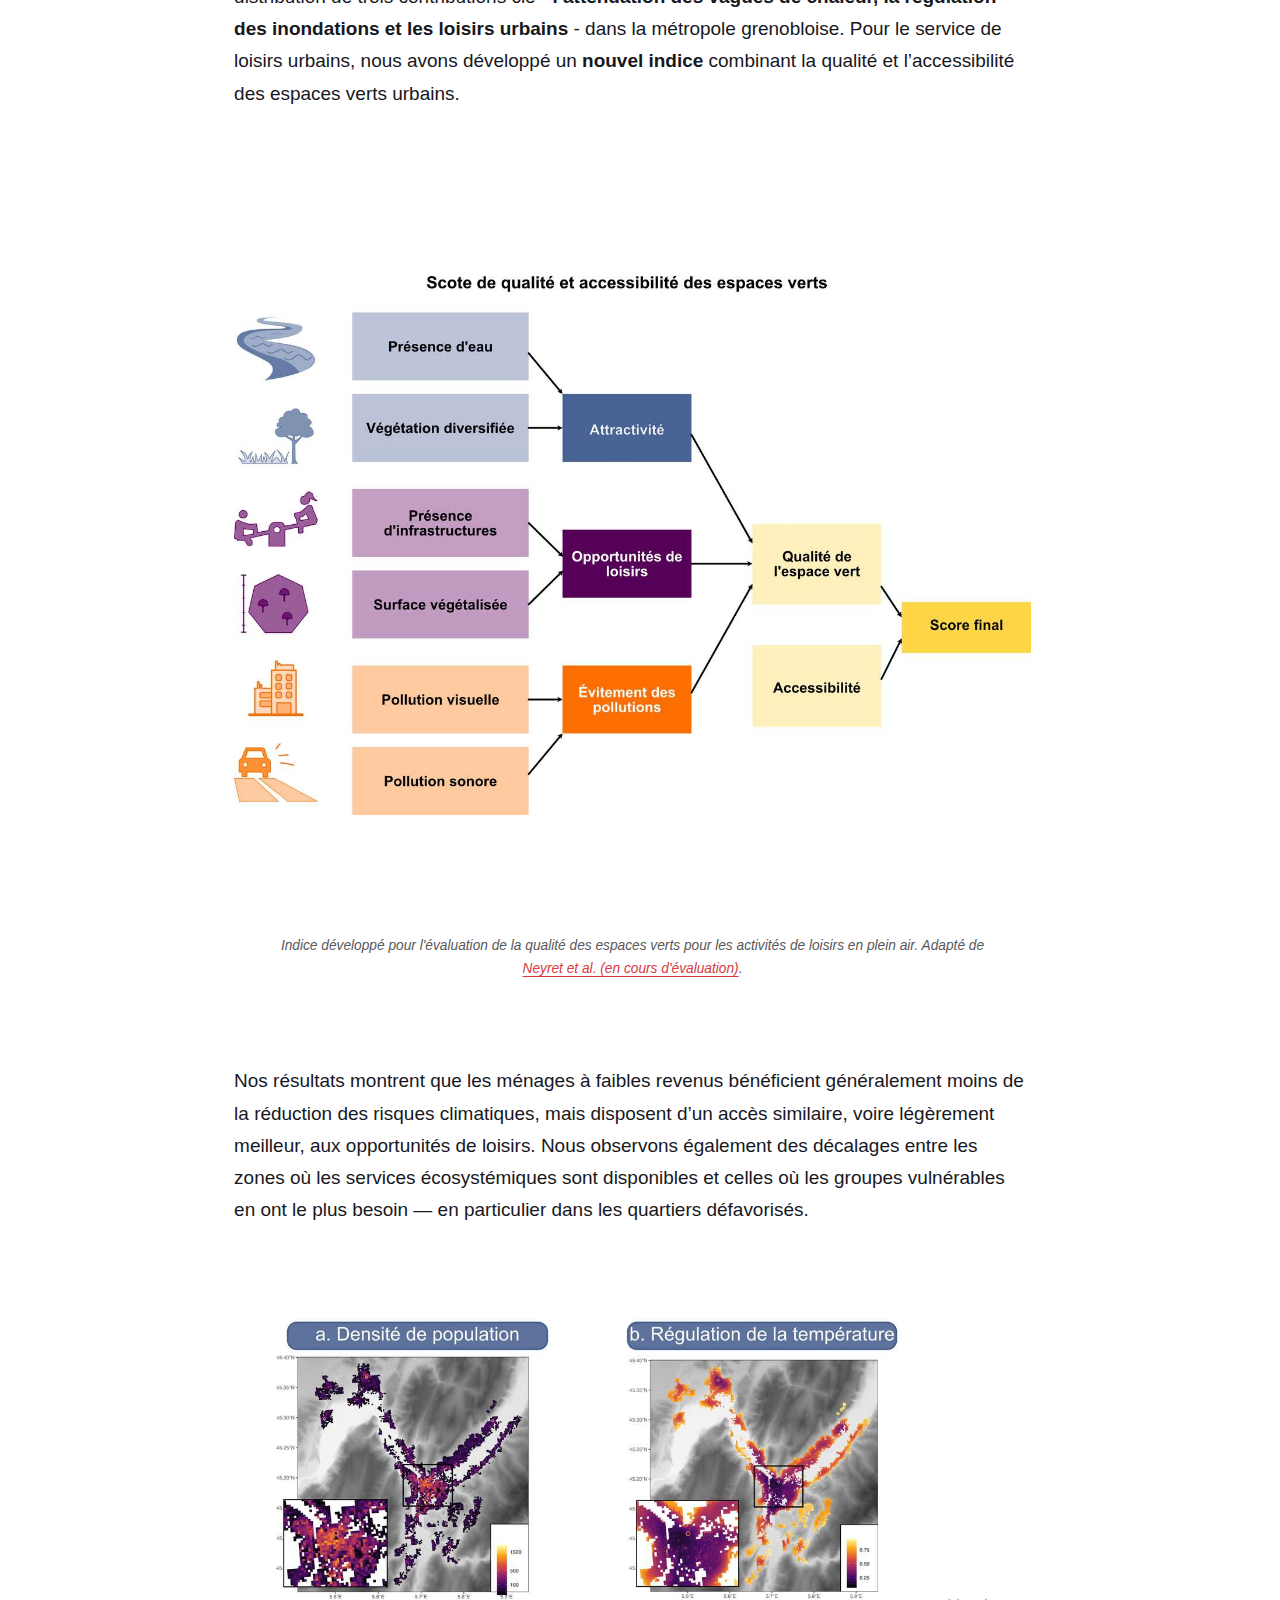
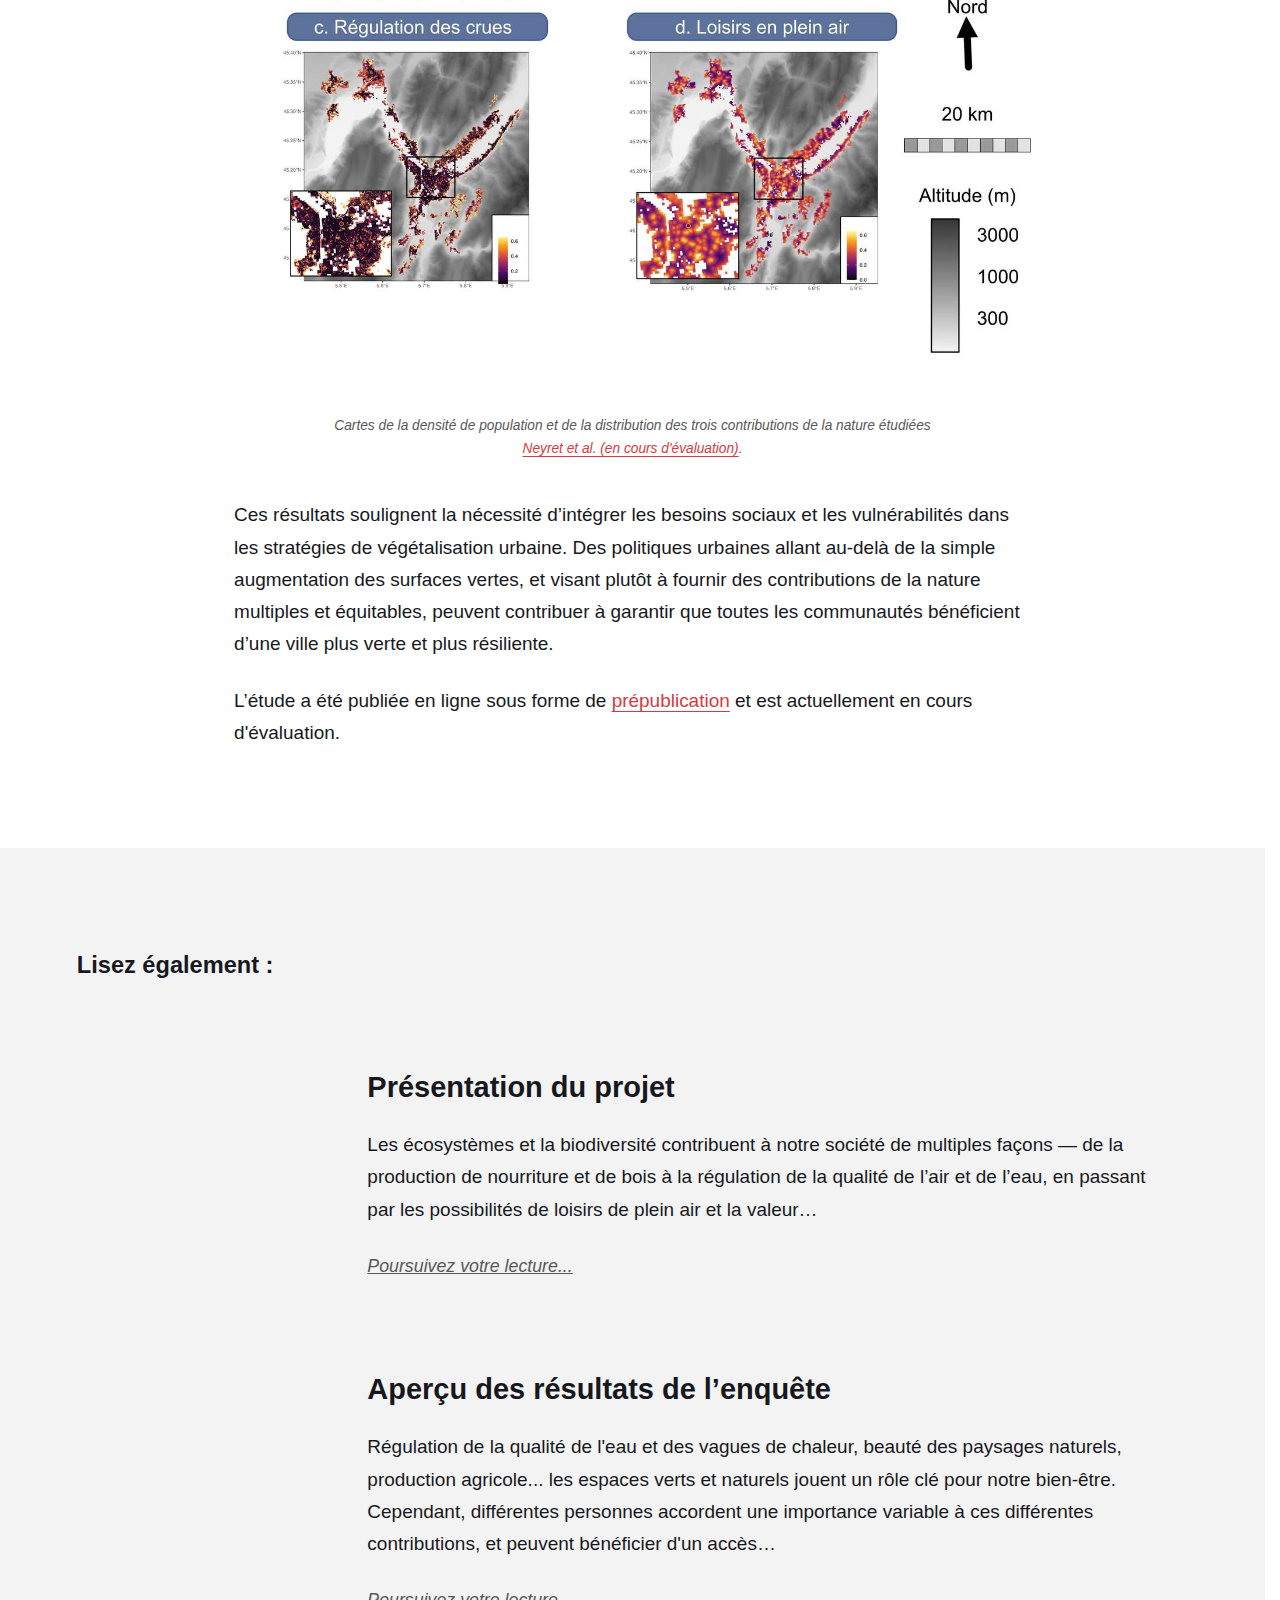
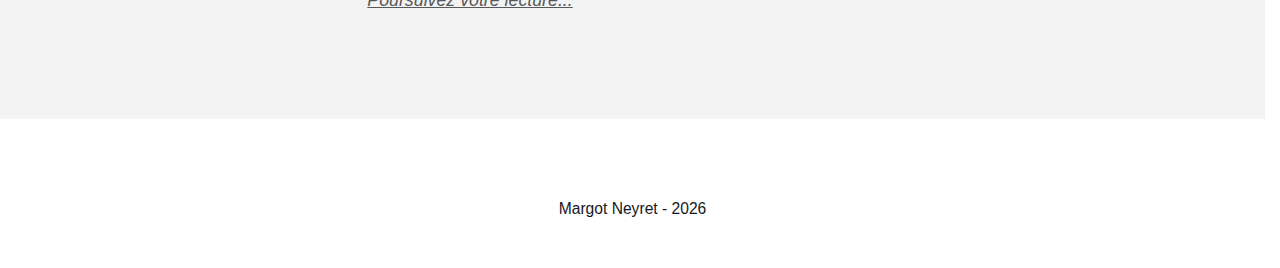
<file: disparities-in-urban-ncp-in-the-grenoble-metropolis.html>
<!DOCTYPE html><html lang="en-gb"><head><meta charset="utf-8"><meta http-equiv="X-UA-Compatible" content="IE=edge"><meta name="viewport" content="width=device-width,initial-scale=1"><title>Inégalités de distribution des contributions de la nature dans la métropole de Grenoble - EquitES - Vers des contributions équitables de la nature à l’homme</title><meta name="description" content="Dans la région grenobloise, les populations urbaines vulnérables ont un accès raisonnable à des espaces verts de bonne qualité. Toutefois, des inégalités persistent en ce qui concerne la régulation des risques liés au changement climatique, comme la régulation de la température et la protection contre&hellip;"><meta name="generator" content="Publii Open-Source CMS for Static Site"><link rel="canonical" href="https://mneyret.github.io/Site-EquitES/disparities-in-urban-ncp-in-the-grenoble-metropolis.html"><link rel="alternate" type="application/atom+xml" href="https://mneyret.github.io/Site-EquitES/feed.xml" title="EquitES - Vers des contributions équitables de la nature à l’homme - RSS"><link rel="alternate" type="application/json" href="https://mneyret.github.io/Site-EquitES/feed.json" title="EquitES - Vers des contributions équitables de la nature à l’homme - JSON"><meta property="og:title" content="Inégalités de distribution des contributions de la nature dans la métropole de Grenoble"><meta property="og:image" content="https://mneyret.github.io/Site-EquitES/media/posts/3/90CDF968-59B1-4D33-983F-201263430A3F_1_102_o.jpeg"><meta property="og:image:width" content="2048"><meta property="og:image:height" content="1536"><meta property="og:site_name" content="EquitES - Vers des contributions équitables de la nature à l’homme"><meta property="og:description" content="Dans la région grenobloise, les populations urbaines vulnérables ont un accès raisonnable à des espaces verts de bonne qualité. Toutefois, des inégalités persistent en ce qui concerne la régulation des risques liés au changement climatique, comme la régulation de la température et la protection contre&hellip;"><meta property="og:url" content="https://mneyret.github.io/Site-EquitES/disparities-in-urban-ncp-in-the-grenoble-metropolis.html"><meta property="og:type" content="article"><link rel="stylesheet" href="https://mneyret.github.io/Site-EquitES/assets/css/style.css?v=93b1700b91924acd15abb00d64ba3e7f"><script type="application/ld+json">{"@context":"http://schema.org","@type":"Article","mainEntityOfPage":{"@type":"WebPage","@id":"https://mneyret.github.io/Site-EquitES/disparities-in-urban-ncp-in-the-grenoble-metropolis.html"},"headline":"Inégalités de distribution des contributions de la nature dans la métropole de Grenoble","datePublished":"2026-02-17T09:11+01:00","dateModified":"2026-02-20T11:20+01:00","image":{"@type":"ImageObject","url":"https://mneyret.github.io/Site-EquitES/media/posts/3/90CDF968-59B1-4D33-983F-201263430A3F_1_102_o.jpeg","height":1536,"width":2048},"description":"Dans la région grenobloise, les populations urbaines vulnérables ont un accès raisonnable à des espaces verts de bonne qualité. Toutefois, des inégalités persistent en ce qui concerne la régulation des risques liés au changement climatique, comme la régulation de la température et la protection contre&hellip;","author":{"@type":"Person","name":"Margot Neyret","url":"https://mneyret.github.io/Site-EquitES/authors/margot-neyret/"},"publisher":{"@type":"Organization","name":"Margot Neyret"}}</script><noscript><style>img[loading] {
                    opacity: 1;
                }</style></noscript></head><body class="post-template"><header class="top js-header"><a class="logo" href="https://mneyret.github.io/Site-EquitES/">EquitES - Vers des contributions équitables de la nature à l’homme</a><nav class="navbar js-navbar"><button class="navbar__toggle js-toggle" aria-label="Menu" aria-haspopup="true" aria-expanded="false"><span class="navbar__toggle-box"><span class="navbar__toggle-inner">Menu</span></span></button><ul class="navbar__menu"><li><a href="https://mneyret.github.io/Site-EquitES/equites-pour-des-contributions-equitables-de-la-nature-a-la-societe.html" target="_self">Présentation</a></li><li class="active"><a href="https://mneyret.github.io/Site-EquitES/disparities-in-urban-ncp-in-the-grenoble-metropolis.html" target="_self">Inégalités urbaines</a></li><li><a href="https://mneyret.github.io/Site-EquitES/apercu-des-resultats-de-lenquete.html" target="_self">Enquête</a></li><li><a href="https://mneyret.github.io/Site-EquitES/barrieres.html" target="_self">Barrières</a></li><li><a href="https://mneyret.github.io/Site-EquitES/equites-pour-des-contributions-equitables-de-la-nature-a-la-societe-2.html" target="_self">À propos</a></li></ul></nav></header><main class="post"><article class="content"><div class="hero"><header class="hero__content"><div class="wrapper"><h1>Inégalités de distribution des contributions de la nature dans la métropole de Grenoble</h1></div></header><figure class="hero__image"><div class="hero__image-wrapper"><img src="https://mneyret.github.io/Site-EquitES/media/posts/3/90CDF968-59B1-4D33-983F-201263430A3F_1_102_o.jpeg" srcset="https://mneyret.github.io/Site-EquitES/media/posts/3/responsive/90CDF968-59B1-4D33-983F-201263430A3F_1_102_o-xs.jpeg 640w, https://mneyret.github.io/Site-EquitES/media/posts/3/responsive/90CDF968-59B1-4D33-983F-201263430A3F_1_102_o-sm.jpeg 768w, https://mneyret.github.io/Site-EquitES/media/posts/3/responsive/90CDF968-59B1-4D33-983F-201263430A3F_1_102_o-md.jpeg 1024w, https://mneyret.github.io/Site-EquitES/media/posts/3/responsive/90CDF968-59B1-4D33-983F-201263430A3F_1_102_o-lg.jpeg 1366w, https://mneyret.github.io/Site-EquitES/media/posts/3/responsive/90CDF968-59B1-4D33-983F-201263430A3F_1_102_o-xl.jpeg 1600w, https://mneyret.github.io/Site-EquitES/media/posts/3/responsive/90CDF968-59B1-4D33-983F-201263430A3F_1_102_o-2xl.jpeg 1920w" sizes="88vw" loading="eager" height="1536" width="2048" alt=""></div></figure></div><div class="entry-wrapper content__entry"><div class="page" title="Page 1"><div class="section"><div class="layoutArea"><div class="column"><p class="msg msg--success">Dans la région grenobloise, les populations urbaines vulnérables ont un accès raisonnable à des espaces verts de bonne qualité. Toutefois, des inégalités persistent en ce qui concerne la régulation des risques liés au changement climatique, comme la régulation de la température et la protection contre les inondations par la végétation.</p></div></div></div></div><div class="page" title="Page 1"><div class="section"><div class="layoutArea"><div class="column"> </div></div></div></div><p data-start="3074" data-end="3504">La première étude du projet s’est concentrée sur la principale zone urbaine de la région d’étude : la <strong data-start="3176" data-end="3201">métropole grenobloise</strong>. Les espaces verts urbains offrent de nombreux bénéfices importants - de la réduction des risques de chaleur et d’inondation à la fourniture de lieux de loisirs et de détente - essentiels au bien-être des habitants. Cependant, ces bénéfices - appelés contributions de la nature à l'homme, ou services écosystémiques - ne sont pas répartis équitablement entre les groupes sociaux.</p><p data-start="3506" data-end="4051">La ségrégation environnementale, c’est-à-dire la séparation des groupes de population entre des zones présentant des qualités environnementales différentes, reste courante. Les recherches en justice environnementale ont montré que les quartiers à faibles revenus disposent souvent de moins d’espaces verts et de moindre qualité. Pourtant, pour soutenir une planification urbaine plus équitable, des évaluations plus fines sont nécessaires, tenant compte des différents types de services écosystémiques et des besoins diversifiés des communautés.</p><p data-start="4053" data-end="4530">Dans cette étude, nous avons combiné des données spatiales socio-démographiques avec une modélisation spatiale des contributions de la nature afin d’examiner les inégalités dans la distribution de trois contributions clé - <strong data-start="4248" data-end="4341">l’atténuation des vagues de chaleur, la régulation des inondations et les loisirs urbains</strong> - dans la métropole grenobloise. Pour le service de loisirs urbains, nous avons développé un <strong data-start="4435" data-end="4463">nouvel indice</strong> combinant la qualité et l’accessibilité des espaces verts urbains.</p><p><br><br></p><figure class="post__image"><figure class="post__image"><img loading="lazy" src="https://mneyret.github.io/Site-EquitES/media/posts/3/ROS_french.jpg" alt="" width="2776" height="1875" sizes="(max-width: 1920px) 100vw, 1920px" srcset="https://mneyret.github.io/Site-EquitES/media/posts/3/responsive/ROS_french-xs.jpg 640w, https://mneyret.github.io/Site-EquitES/media/posts/3/responsive/ROS_french-sm.jpg 768w, https://mneyret.github.io/Site-EquitES/media/posts/3/responsive/ROS_french-md.jpg 1024w, https://mneyret.github.io/Site-EquitES/media/posts/3/responsive/ROS_french-lg.jpg 1366w, https://mneyret.github.io/Site-EquitES/media/posts/3/responsive/ROS_french-xl.jpg 1600w, https://mneyret.github.io/Site-EquitES/media/posts/3/responsive/ROS_french-2xl.jpg 1920w"></figure><p> </p><br><figcaption>Indice développé pour l'évaluation de la qualité des espaces verts pour les activités de loisirs en plein air. Adapté de <a href="https://doi.org/10.1101/2025.09.19.677080">Neyret et al. (en cours d'évaluation)</a>.</figcaption></figure><figure class="post__image"><br>Nos résultats montrent que les ménages à faibles revenus bénéficient généralement moins de la réduction des risques climatiques, mais disposent d’un accès similaire, voire légèrement meilleur, aux opportunités de loisirs. Nous observons également des décalages entre les zones où les services écosystémiques sont disponibles et celles où les groupes vulnérables en ont le plus besoin — en particulier dans les quartiers défavorisés.</figure><figure class="post__image"><figure class="post__image"><img loading="lazy" src="https://mneyret.github.io/Site-EquitES/media/posts/3/Fig2_francais.jpg" alt="" width="2104" height="1759" sizes="(max-width: 1920px) 100vw, 1920px" srcset="https://mneyret.github.io/Site-EquitES/media/posts/3/responsive/Fig2_francais-xs.jpg 640w, https://mneyret.github.io/Site-EquitES/media/posts/3/responsive/Fig2_francais-sm.jpg 768w, https://mneyret.github.io/Site-EquitES/media/posts/3/responsive/Fig2_francais-md.jpg 1024w, https://mneyret.github.io/Site-EquitES/media/posts/3/responsive/Fig2_francais-lg.jpg 1366w, https://mneyret.github.io/Site-EquitES/media/posts/3/responsive/Fig2_francais-xl.jpg 1600w, https://mneyret.github.io/Site-EquitES/media/posts/3/responsive/Fig2_francais-2xl.jpg 1920w"></figure><figcaption>Cartes de la densité de population et de la distribution des trois contributions de la nature étudiées <a href="https://doi.org/10.1101/2025.09.19.677080">Neyret et al. (en cours d'évaluation)</a>.</figcaption></figure><p data-start="5222" data-end="5617">Ces résultats soulignent la nécessité d’intégrer les besoins sociaux et les vulnérabilités dans les stratégies de végétalisation urbaine. Des politiques urbaines allant au-delà de la simple augmentation des surfaces vertes, et visant plutôt à fournir des contributions de la nature multiples et équitables, peuvent contribuer à garantir que toutes les communautés bénéficient d’une ville plus verte et plus résiliente.</p><p data-start="5619" data-end="5739">L’étude a été publiée en ligne sous forme de <a href="https://doi.org/10.1101/2025.09.19.677080">prépublication</a> et est actuellement en cours d'évaluation.</p></div></article><div class="content__related related"><div class="wrapper"><h2 class="h4 related__title">Lisez également :</h2><article class="feed__item feed__item--centered"><figure class="feed__image related__image"><img src="https://mneyret.github.io/Site-EquitES/media/posts/1/D269F00D-45D3-43D0-BE1E-8B1241D88C0D_1_102_o.jpeg" srcset="https://mneyret.github.io/Site-EquitES/media/posts/1/responsive/D269F00D-45D3-43D0-BE1E-8B1241D88C0D_1_102_o-xs.jpeg 640w, https://mneyret.github.io/Site-EquitES/media/posts/1/responsive/D269F00D-45D3-43D0-BE1E-8B1241D88C0D_1_102_o-sm.jpeg 768w, https://mneyret.github.io/Site-EquitES/media/posts/1/responsive/D269F00D-45D3-43D0-BE1E-8B1241D88C0D_1_102_o-md.jpeg 1024w" sizes="(min-width: 600px) calc(4.38vw + 143px), 87.86vw" loading="lazy" height="1536" width="2048" alt=""></figure><div class="feed__content"><header><h3 class="feed__title"><a href="https://mneyret.github.io/Site-EquitES/equites-pour-des-contributions-equitables-de-la-nature-a-la-societe.html">Présentation du projet</a></h3></header><p>Les écosystèmes et la biodiversité contribuent à notre société de multiples façons — de la production de nourriture et de bois à la régulation de la qualité de l’air et de l’eau, en passant par les possibilités de loisirs de plein air et la valeur&hellip;</p><a href="https://mneyret.github.io/Site-EquitES/equites-pour-des-contributions-equitables-de-la-nature-a-la-societe.html" class="readmore feed__readmore">Poursuivez votre lecture...</a></div></article><article class="feed__item feed__item--centered"><figure class="feed__image related__image"><img src="https://mneyret.github.io/Site-EquitES/media/posts/4/918D808A-538E-4960-BA26-09824F7EFE4F_1_102_o.jpeg" srcset="https://mneyret.github.io/Site-EquitES/media/posts/4/responsive/918D808A-538E-4960-BA26-09824F7EFE4F_1_102_o-xs.jpeg 640w, https://mneyret.github.io/Site-EquitES/media/posts/4/responsive/918D808A-538E-4960-BA26-09824F7EFE4F_1_102_o-sm.jpeg 768w, https://mneyret.github.io/Site-EquitES/media/posts/4/responsive/918D808A-538E-4960-BA26-09824F7EFE4F_1_102_o-md.jpeg 1024w" sizes="(min-width: 600px) calc(4.38vw + 143px), 87.86vw" loading="lazy" height="855" width="3675" alt=""></figure><div class="feed__content"><header><h3 class="feed__title"><a href="https://mneyret.github.io/Site-EquitES/apercu-des-resultats-de-lenquete.html">Aperçu des résultats de l’enquête</a></h3></header><p>Régulation de la qualité de l'eau et des vagues de chaleur, beauté des paysages naturels, production agricole... les espaces verts et naturels jouent un rôle clé pour notre bien-être. Cependant, différentes personnes accordent une importance variable à ces différentes contributions, et peuvent bénéficier d'un accès&hellip;</p><a href="https://mneyret.github.io/Site-EquitES/apercu-des-resultats-de-lenquete.html" class="readmore feed__readmore">Poursuivez votre lecture...</a></div></article></div></div></main><footer class="footer footer--glued"><div class="wrapper"><div class="footer__copyright"><p>Margot Neyret - 2026</p></div><button id="backToTop" class="footer__bttop" aria-label="Retourner en haut" title="Retourner en haut"><svg width="20" height="20"><use xlink:href="https://mneyret.github.io/Site-EquitES/assets/svg/svg-map.svg#toparrow"/></svg></button></div></footer><script defer="defer" src="https://mneyret.github.io/Site-EquitES/assets/js/scripts.min.js?v=d0fc1030089a37f93a2d51bf6d07565c"></script><script>window.publiiThemeMenuConfig={mobileMenuMode:'sidebar',animationSpeed:300,submenuWidth: 'auto',doubleClickTime:500,mobileMenuExpandableSubmenus:true,relatedContainerForOverlayMenuSelector:'.top'};</script><script>var images = document.querySelectorAll('img[loading]');
        for (var i = 0; i < images.length; i++) {
            if (images[i].complete) {
                images[i].classList.add('is-loaded');
            } else {
                images[i].addEventListener('load', function () {
                    this.classList.add('is-loaded');
                }, false);
            }
        }</script></body></html>
</file>
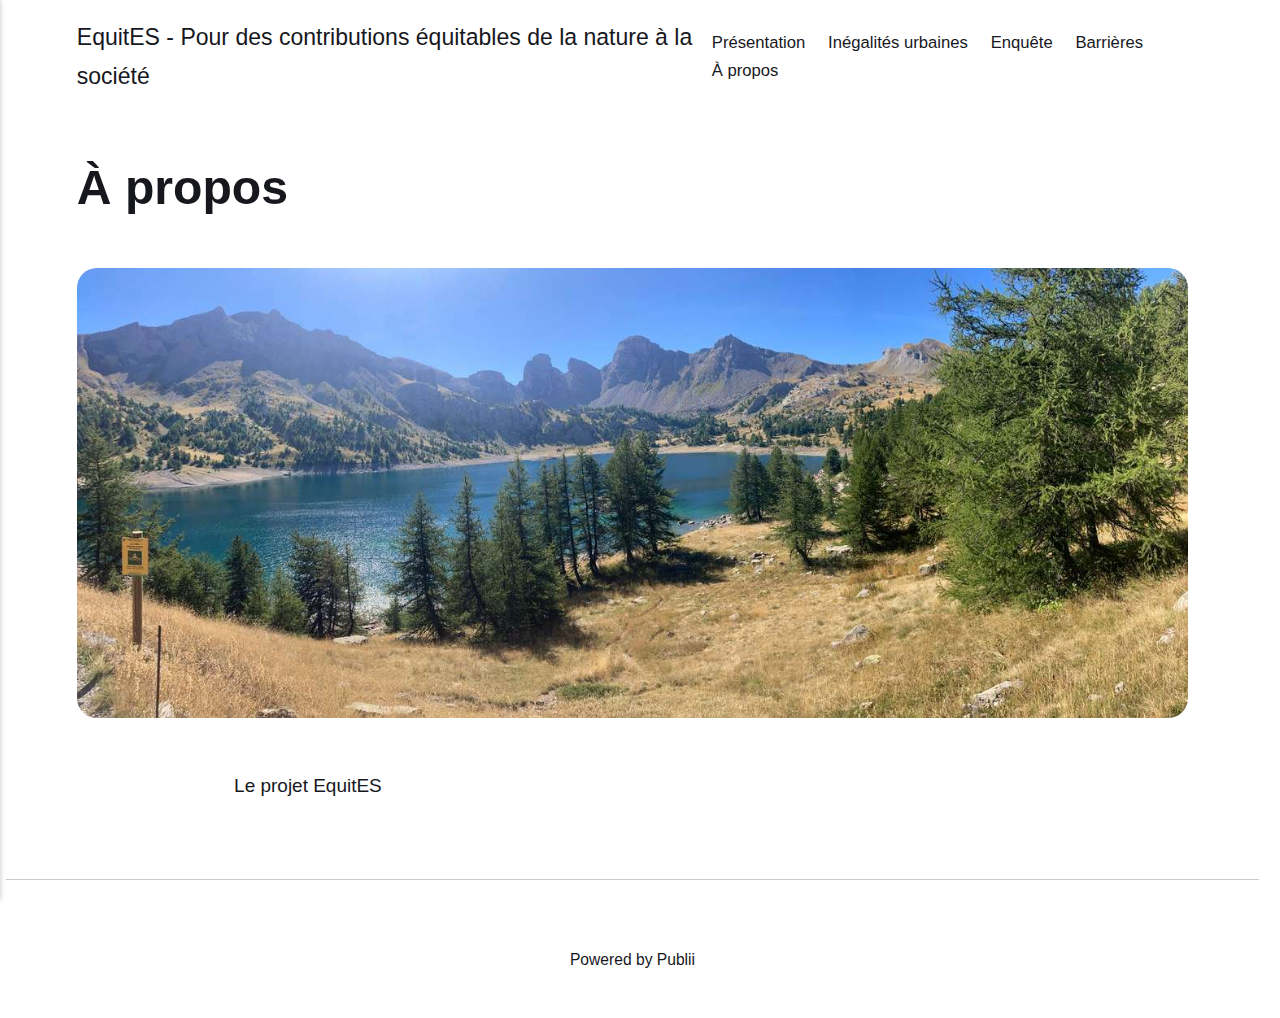
<file: equites-pour-des-contributions-equitables-de-la-nature-a-la-societe-2.html>
<!DOCTYPE html><html lang="en-gb"><head><meta charset="utf-8"><meta http-equiv="X-UA-Compatible" content="IE=edge"><meta name="viewport" content="width=device-width,initial-scale=1"><title>À propos - EquitES - Pour des contributions équitables de la nature à la société</title><meta name="description" content="Le projet EquitES "><meta name="generator" content="Publii Open-Source CMS for Static Site"><link rel="canonical" href="https://mneyret.github.io/Site-EquitES/equites-pour-des-contributions-equitables-de-la-nature-a-la-societe-2.html"><link rel="alternate" type="application/atom+xml" href="https://mneyret.github.io/Site-EquitES/feed.xml" title="EquitES - Pour des contributions équitables de la nature à la société - RSS"><link rel="alternate" type="application/json" href="https://mneyret.github.io/Site-EquitES/feed.json" title="EquitES - Pour des contributions équitables de la nature à la société - JSON"><meta property="og:title" content="À propos"><meta property="og:image" content="https://mneyret.github.io/Site-EquitES/media/posts/2/E0F7850E-52CE-4BFC-9BC1-90CB7822224C_1_102_o.jpeg"><meta property="og:image:width" content="2674"><meta property="og:image:height" content="1175"><meta property="og:site_name" content="EquitES - Pour des contributions équitables de la nature à la société"><meta property="og:description" content="Le projet EquitES "><meta property="og:url" content="https://mneyret.github.io/Site-EquitES/equites-pour-des-contributions-equitables-de-la-nature-a-la-societe-2.html"><meta property="og:type" content="article"><link rel="stylesheet" href="https://mneyret.github.io/Site-EquitES/assets/css/style.css?v=93b1700b91924acd15abb00d64ba3e7f"><script type="application/ld+json">{"@context":"http://schema.org","@type":"Article","mainEntityOfPage":{"@type":"WebPage","@id":"https://mneyret.github.io/Site-EquitES/equites-pour-des-contributions-equitables-de-la-nature-a-la-societe-2.html"},"headline":"À propos","datePublished":"2026-02-17T09:09+01:00","dateModified":"2026-02-17T11:02+01:00","image":{"@type":"ImageObject","url":"https://mneyret.github.io/Site-EquitES/media/posts/2/E0F7850E-52CE-4BFC-9BC1-90CB7822224C_1_102_o.jpeg","height":1175,"width":2674},"description":"Le projet EquitES ","author":{"@type":"Person","name":"Margot Neyret","url":"https://mneyret.github.io/Site-EquitES/authors/margot-neyret/"},"publisher":{"@type":"Organization","name":"Margot Neyret"}}</script><noscript><style>img[loading] {
                    opacity: 1;
                }</style></noscript></head><body class="page-template"><header class="top js-header"><a class="logo" href="https://mneyret.github.io/Site-EquitES/">EquitES - Pour des contributions équitables de la nature à la société</a><nav class="navbar js-navbar"><button class="navbar__toggle js-toggle" aria-label="Menu" aria-haspopup="true" aria-expanded="false"><span class="navbar__toggle-box"><span class="navbar__toggle-inner">Menu</span></span></button><ul class="navbar__menu"><li><a href="https://mneyret.github.io/Site-EquitES/equites-pour-des-contributions-equitables-de-la-nature-a-la-societe.html" target="_self">Présentation</a></li><li><a href="https://mneyret.github.io/Site-EquitES/disparities-in-urban-ncp-in-the-grenoble-metropolis.html" target="_self">Inégalités urbaines</a></li><li><a href="https://mneyret.github.io/Site-EquitES/apercu-des-resultats-de-lenquete.html" target="_self">Enquête</a></li><li><a href="https://mneyret.github.io/Site-EquitES/barrieres.html" target="_self">Barrières</a></li><li class="active"><a href="https://mneyret.github.io/Site-EquitES/equites-pour-des-contributions-equitables-de-la-nature-a-la-societe-2.html" target="_self">À propos</a></li></ul></nav></header><main class="page"><article class="content"><div class="hero"><header class="hero__content"><div class="wrapper"><h1>À propos</h1></div></header><figure class="hero__image"><div class="hero__image-wrapper"><img src="https://mneyret.github.io/Site-EquitES/media/posts/2/E0F7850E-52CE-4BFC-9BC1-90CB7822224C_1_102_o.jpeg" srcset="https://mneyret.github.io/Site-EquitES/media/posts/2/responsive/E0F7850E-52CE-4BFC-9BC1-90CB7822224C_1_102_o-xs.jpeg 640w, https://mneyret.github.io/Site-EquitES/media/posts/2/responsive/E0F7850E-52CE-4BFC-9BC1-90CB7822224C_1_102_o-sm.jpeg 768w, https://mneyret.github.io/Site-EquitES/media/posts/2/responsive/E0F7850E-52CE-4BFC-9BC1-90CB7822224C_1_102_o-md.jpeg 1024w, https://mneyret.github.io/Site-EquitES/media/posts/2/responsive/E0F7850E-52CE-4BFC-9BC1-90CB7822224C_1_102_o-lg.jpeg 1366w, https://mneyret.github.io/Site-EquitES/media/posts/2/responsive/E0F7850E-52CE-4BFC-9BC1-90CB7822224C_1_102_o-xl.jpeg 1600w, https://mneyret.github.io/Site-EquitES/media/posts/2/responsive/E0F7850E-52CE-4BFC-9BC1-90CB7822224C_1_102_o-2xl.jpeg 1920w" sizes="88vw" loading="eager" height="1175" width="2674" alt=""></div></figure></div><div class="entry-wrapper content__entry"><p data-start="357" data-end="804">Le projet EquitES </p></div></article></main><footer class="footer"><div class="wrapper"><div class="footer__copyright">Powered by Publii</div><button id="backToTop" class="footer__bttop" aria-label="Back to top" title="Back to top"><svg width="20" height="20"><use xlink:href="https://mneyret.github.io/Site-EquitES/assets/svg/svg-map.svg#toparrow"/></svg></button></div></footer><script defer="defer" src="https://mneyret.github.io/Site-EquitES/assets/js/scripts.min.js?v=d0fc1030089a37f93a2d51bf6d07565c"></script><script>window.publiiThemeMenuConfig={mobileMenuMode:'sidebar',animationSpeed:300,submenuWidth: 'auto',doubleClickTime:500,mobileMenuExpandableSubmenus:true,relatedContainerForOverlayMenuSelector:'.top'};</script><script>var images = document.querySelectorAll('img[loading]');
        for (var i = 0; i < images.length; i++) {
            if (images[i].complete) {
                images[i].classList.add('is-loaded');
            } else {
                images[i].addEventListener('load', function () {
                    this.classList.add('is-loaded');
                }, false);
            }
        }</script></body></html>
</file>
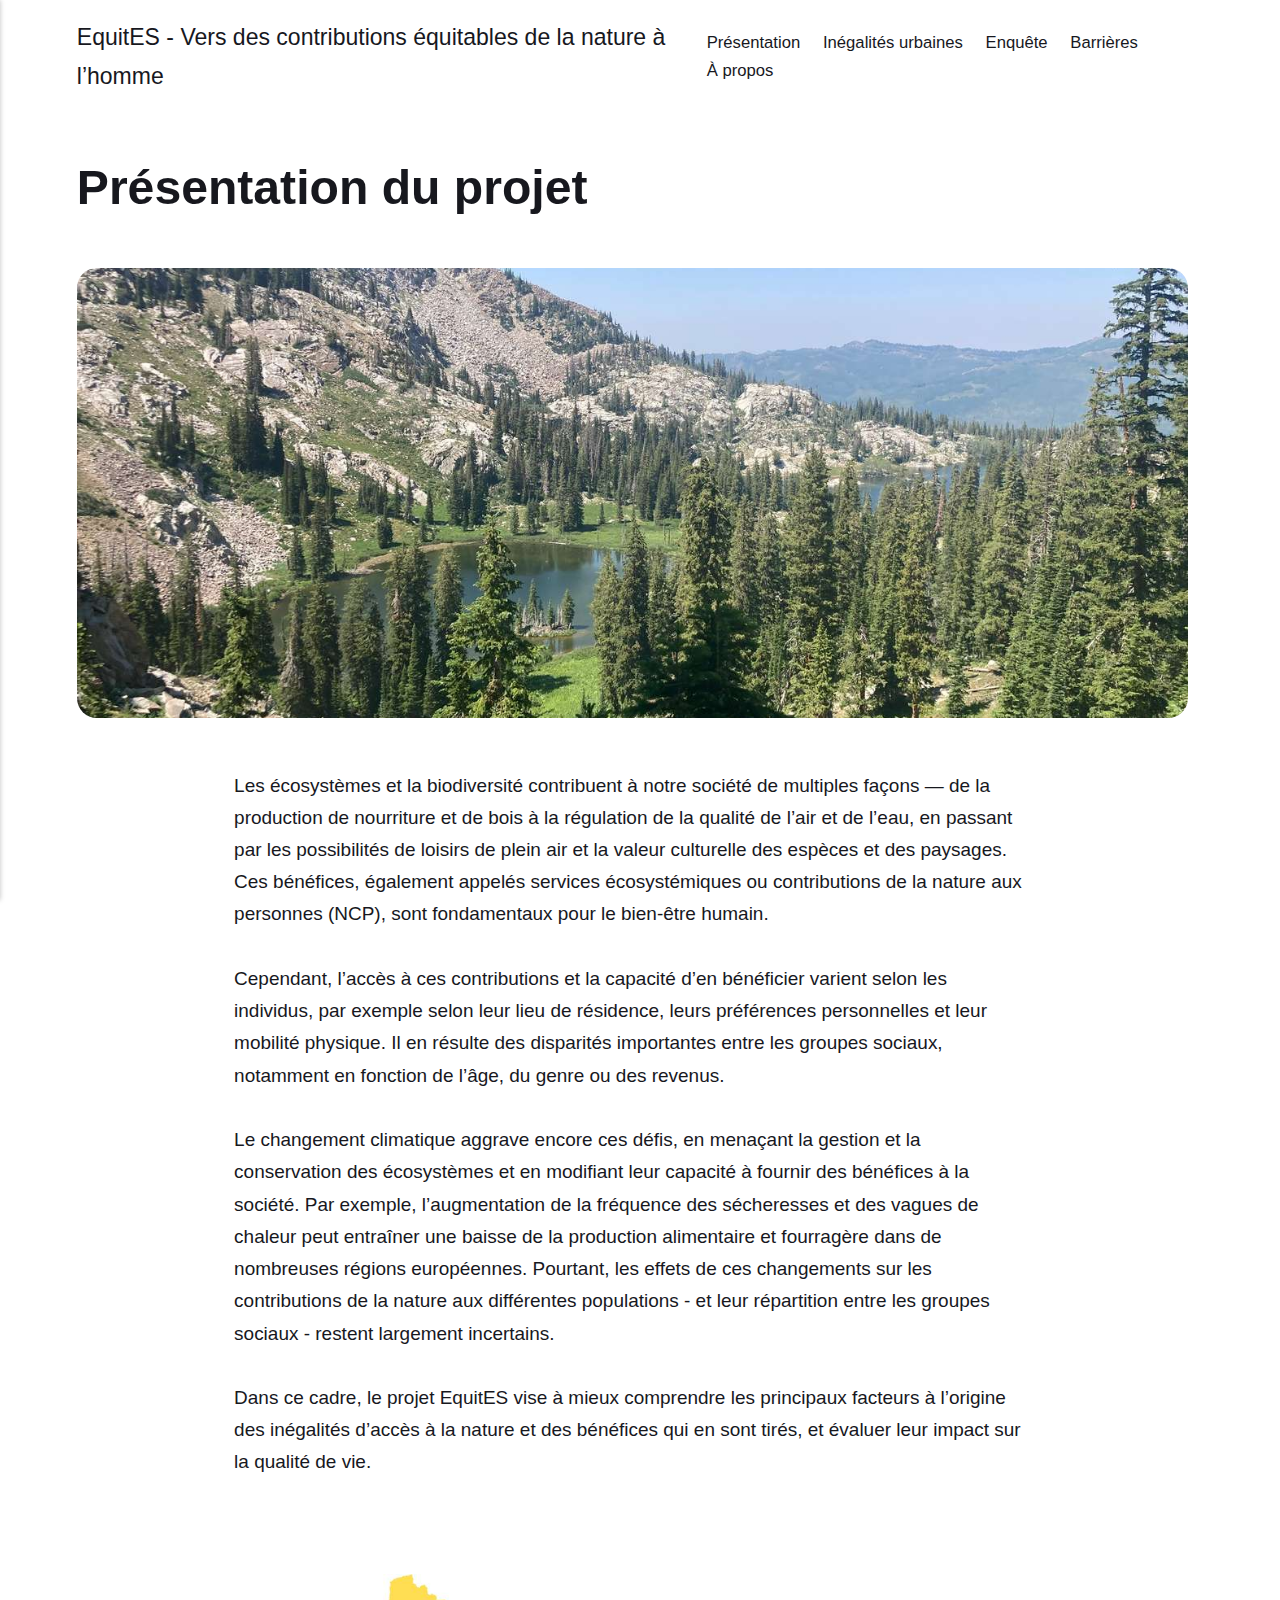
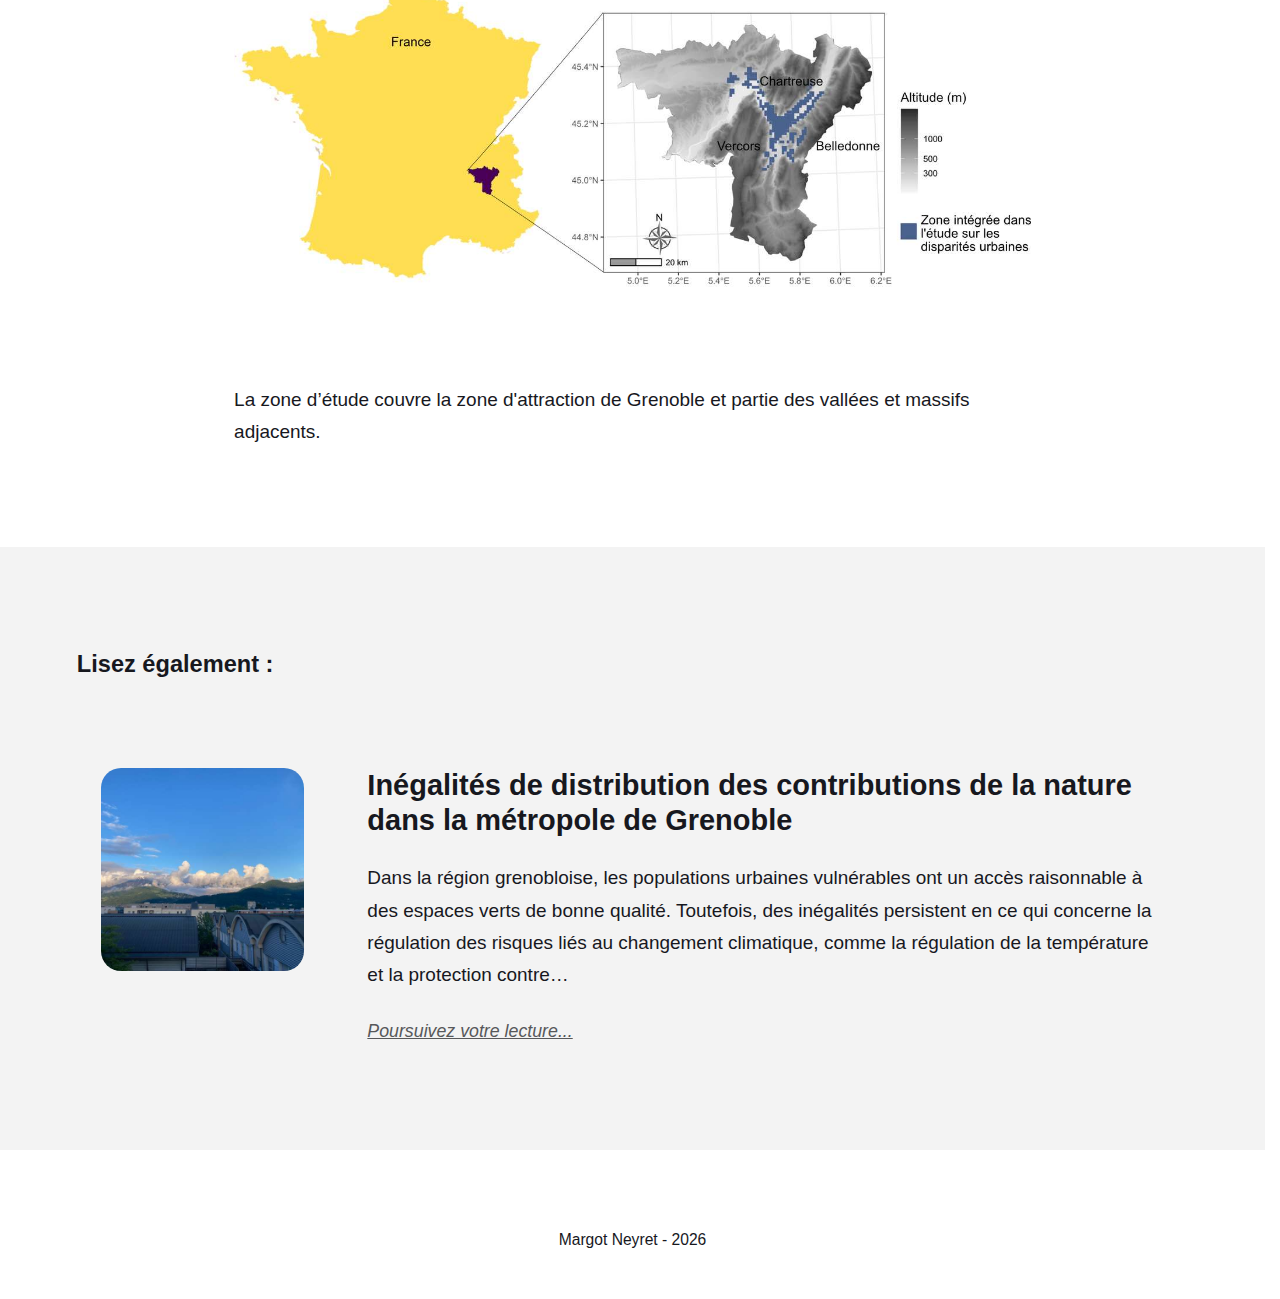
<file: equites-pour-des-contributions-equitables-de-la-nature-a-la-societe.html>
<!DOCTYPE html><html lang="en-gb"><head><meta charset="utf-8"><meta http-equiv="X-UA-Compatible" content="IE=edge"><meta name="viewport" content="width=device-width,initial-scale=1"><title>Présentation du projet - EquitES - Vers des contributions équitables de la nature à l’homme</title><meta name="description" content="Les écosystèmes et la biodiversité contribuent à notre société de multiples façons — de la production de nourriture et de bois à la régulation de la qualité de l’air et de l’eau, en passant par les possibilités de loisirs de plein air et la valeur&hellip;"><meta name="generator" content="Publii Open-Source CMS for Static Site"><link rel="canonical" href="https://mneyret.github.io/Site-EquitES/equites-pour-des-contributions-equitables-de-la-nature-a-la-societe.html"><link rel="alternate" type="application/atom+xml" href="https://mneyret.github.io/Site-EquitES/feed.xml" title="EquitES - Vers des contributions équitables de la nature à l’homme - RSS"><link rel="alternate" type="application/json" href="https://mneyret.github.io/Site-EquitES/feed.json" title="EquitES - Vers des contributions équitables de la nature à l’homme - JSON"><meta property="og:title" content="Présentation du projet"><meta property="og:image" content="https://mneyret.github.io/Site-EquitES/media/posts/1/D269F00D-45D3-43D0-BE1E-8B1241D88C0D_1_102_o.jpeg"><meta property="og:image:width" content="2048"><meta property="og:image:height" content="1536"><meta property="og:site_name" content="EquitES - Vers des contributions équitables de la nature à l’homme"><meta property="og:description" content="Les écosystèmes et la biodiversité contribuent à notre société de multiples façons — de la production de nourriture et de bois à la régulation de la qualité de l’air et de l’eau, en passant par les possibilités de loisirs de plein air et la valeur&hellip;"><meta property="og:url" content="https://mneyret.github.io/Site-EquitES/equites-pour-des-contributions-equitables-de-la-nature-a-la-societe.html"><meta property="og:type" content="article"><link rel="stylesheet" href="https://mneyret.github.io/Site-EquitES/assets/css/style.css?v=93b1700b91924acd15abb00d64ba3e7f"><script type="application/ld+json">{"@context":"http://schema.org","@type":"Article","mainEntityOfPage":{"@type":"WebPage","@id":"https://mneyret.github.io/Site-EquitES/equites-pour-des-contributions-equitables-de-la-nature-a-la-societe.html"},"headline":"Présentation du projet","datePublished":"2026-02-17T09:09+01:00","dateModified":"2026-02-20T11:17+01:00","image":{"@type":"ImageObject","url":"https://mneyret.github.io/Site-EquitES/media/posts/1/D269F00D-45D3-43D0-BE1E-8B1241D88C0D_1_102_o.jpeg","height":1536,"width":2048},"description":"Les écosystèmes et la biodiversité contribuent à notre société de multiples façons — de la production de nourriture et de bois à la régulation de la qualité de l’air et de l’eau, en passant par les possibilités de loisirs de plein air et la valeur&hellip;","author":{"@type":"Person","name":"Margot Neyret","url":"https://mneyret.github.io/Site-EquitES/authors/margot-neyret/"},"publisher":{"@type":"Organization","name":"Margot Neyret"}}</script><noscript><style>img[loading] {
                    opacity: 1;
                }</style></noscript></head><body class="post-template"><header class="top js-header"><a class="logo" href="https://mneyret.github.io/Site-EquitES/">EquitES - Vers des contributions équitables de la nature à l’homme</a><nav class="navbar js-navbar"><button class="navbar__toggle js-toggle" aria-label="Menu" aria-haspopup="true" aria-expanded="false"><span class="navbar__toggle-box"><span class="navbar__toggle-inner">Menu</span></span></button><ul class="navbar__menu"><li class="active"><a href="https://mneyret.github.io/Site-EquitES/equites-pour-des-contributions-equitables-de-la-nature-a-la-societe.html" target="_self">Présentation</a></li><li><a href="https://mneyret.github.io/Site-EquitES/disparities-in-urban-ncp-in-the-grenoble-metropolis.html" target="_self">Inégalités urbaines</a></li><li><a href="https://mneyret.github.io/Site-EquitES/apercu-des-resultats-de-lenquete.html" target="_self">Enquête</a></li><li><a href="https://mneyret.github.io/Site-EquitES/barrieres.html" target="_self">Barrières</a></li><li><a href="https://mneyret.github.io/Site-EquitES/equites-pour-des-contributions-equitables-de-la-nature-a-la-societe-2.html" target="_self">À propos</a></li></ul></nav></header><main class="post"><article class="content"><div class="hero"><header class="hero__content"><div class="wrapper"><h1>Présentation du projet</h1></div></header><figure class="hero__image"><div class="hero__image-wrapper"><img src="https://mneyret.github.io/Site-EquitES/media/posts/1/D269F00D-45D3-43D0-BE1E-8B1241D88C0D_1_102_o.jpeg" srcset="https://mneyret.github.io/Site-EquitES/media/posts/1/responsive/D269F00D-45D3-43D0-BE1E-8B1241D88C0D_1_102_o-xs.jpeg 640w, https://mneyret.github.io/Site-EquitES/media/posts/1/responsive/D269F00D-45D3-43D0-BE1E-8B1241D88C0D_1_102_o-sm.jpeg 768w, https://mneyret.github.io/Site-EquitES/media/posts/1/responsive/D269F00D-45D3-43D0-BE1E-8B1241D88C0D_1_102_o-md.jpeg 1024w, https://mneyret.github.io/Site-EquitES/media/posts/1/responsive/D269F00D-45D3-43D0-BE1E-8B1241D88C0D_1_102_o-lg.jpeg 1366w, https://mneyret.github.io/Site-EquitES/media/posts/1/responsive/D269F00D-45D3-43D0-BE1E-8B1241D88C0D_1_102_o-xl.jpeg 1600w, https://mneyret.github.io/Site-EquitES/media/posts/1/responsive/D269F00D-45D3-43D0-BE1E-8B1241D88C0D_1_102_o-2xl.jpeg 1920w" sizes="88vw" loading="eager" height="1536" width="2048" alt=""></div></figure></div><div class="entry-wrapper content__entry"><p>Les écosystèmes et la biodiversité contribuent à notre société de multiples façons — de la production de nourriture et de bois à la régulation de la qualité de l’air et de l’eau, en passant par les possibilités de loisirs de plein air et la valeur culturelle des espèces et des paysages. Ces bénéfices, également appelés services écosystémiques ou contributions de la nature aux personnes (NCP), sont fondamentaux pour le bien-être humain.<br><br>Cependant, l’accès à ces contributions et la capacité d’en bénéficier varient selon les individus, par exemple selon leur lieu de résidence, leurs préférences personnelles et leur mobilité physique. Il en résulte des disparités importantes entre les groupes sociaux, notamment en fonction de l’âge, du genre ou des revenus.<br><br>Le changement climatique aggrave encore ces défis, en menaçant la gestion et la conservation des écosystèmes et en modifiant leur capacité à fournir des bénéfices à la société. Par exemple, l’augmentation de la fréquence des sécheresses et des vagues de chaleur peut entraîner une baisse de la production alimentaire et fourragère dans de nombreuses régions européennes. Pourtant, les effets de ces changements sur les contributions de la nature aux différentes populations - et leur répartition entre les groupes sociaux - restent largement incertains.<br><br>Dans ce cadre, le projet EquitES vise à mieux comprendre les principaux facteurs à l’origine des inégalités d’accès à la nature et des bénéfices qui en sont tirés, et évaluer leur impact sur la qualité de vie.</p><p> </p><figure class="post__image"><img loading="lazy" src="https://mneyret.github.io/Site-EquitES/media/posts/1/FigS1.jpg" alt="" width="2328" height="917" sizes="(max-width: 1920px) 100vw, 1920px" srcset="https://mneyret.github.io/Site-EquitES/media/posts/1/responsive/FigS1-xs.jpg 640w, https://mneyret.github.io/Site-EquitES/media/posts/1/responsive/FigS1-sm.jpg 768w, https://mneyret.github.io/Site-EquitES/media/posts/1/responsive/FigS1-md.jpg 1024w, https://mneyret.github.io/Site-EquitES/media/posts/1/responsive/FigS1-lg.jpg 1366w, https://mneyret.github.io/Site-EquitES/media/posts/1/responsive/FigS1-xl.jpg 1600w, https://mneyret.github.io/Site-EquitES/media/posts/1/responsive/FigS1-2xl.jpg 1920w"></figure><p> </p><p>La zone d’étude couvre la zone d'attraction de Grenoble et partie des vallées et massifs adjacents.</p></div></article><div class="content__related related"><div class="wrapper"><h2 class="h4 related__title">Lisez également :</h2><article class="feed__item feed__item--centered"><figure class="feed__image related__image"><img src="https://mneyret.github.io/Site-EquitES/media/posts/3/90CDF968-59B1-4D33-983F-201263430A3F_1_102_o.jpeg" srcset="https://mneyret.github.io/Site-EquitES/media/posts/3/responsive/90CDF968-59B1-4D33-983F-201263430A3F_1_102_o-xs.jpeg 640w, https://mneyret.github.io/Site-EquitES/media/posts/3/responsive/90CDF968-59B1-4D33-983F-201263430A3F_1_102_o-sm.jpeg 768w, https://mneyret.github.io/Site-EquitES/media/posts/3/responsive/90CDF968-59B1-4D33-983F-201263430A3F_1_102_o-md.jpeg 1024w" sizes="(min-width: 600px) calc(4.38vw + 143px), 87.86vw" loading="lazy" height="1536" width="2048" alt=""></figure><div class="feed__content"><header><h3 class="feed__title"><a href="https://mneyret.github.io/Site-EquitES/disparities-in-urban-ncp-in-the-grenoble-metropolis.html">Inégalités de distribution des contributions de la nature dans la métropole de Grenoble</a></h3></header><p>Dans la région grenobloise, les populations urbaines vulnérables ont un accès raisonnable à des espaces verts de bonne qualité. Toutefois, des inégalités persistent en ce qui concerne la régulation des risques liés au changement climatique, comme la régulation de la température et la protection contre&hellip;</p><a href="https://mneyret.github.io/Site-EquitES/disparities-in-urban-ncp-in-the-grenoble-metropolis.html" class="readmore feed__readmore">Poursuivez votre lecture...</a></div></article></div></div></main><footer class="footer footer--glued"><div class="wrapper"><div class="footer__copyright"><p>Margot Neyret - 2026</p></div><button id="backToTop" class="footer__bttop" aria-label="Retourner en haut" title="Retourner en haut"><svg width="20" height="20"><use xlink:href="https://mneyret.github.io/Site-EquitES/assets/svg/svg-map.svg#toparrow"/></svg></button></div></footer><script defer="defer" src="https://mneyret.github.io/Site-EquitES/assets/js/scripts.min.js?v=d0fc1030089a37f93a2d51bf6d07565c"></script><script>window.publiiThemeMenuConfig={mobileMenuMode:'sidebar',animationSpeed:300,submenuWidth: 'auto',doubleClickTime:500,mobileMenuExpandableSubmenus:true,relatedContainerForOverlayMenuSelector:'.top'};</script><script>var images = document.querySelectorAll('img[loading]');
        for (var i = 0; i < images.length; i++) {
            if (images[i].complete) {
                images[i].classList.add('is-loaded');
            } else {
                images[i].addEventListener('load', function () {
                    this.classList.add('is-loaded');
                }, false);
            }
        }</script></body></html>
</file>
